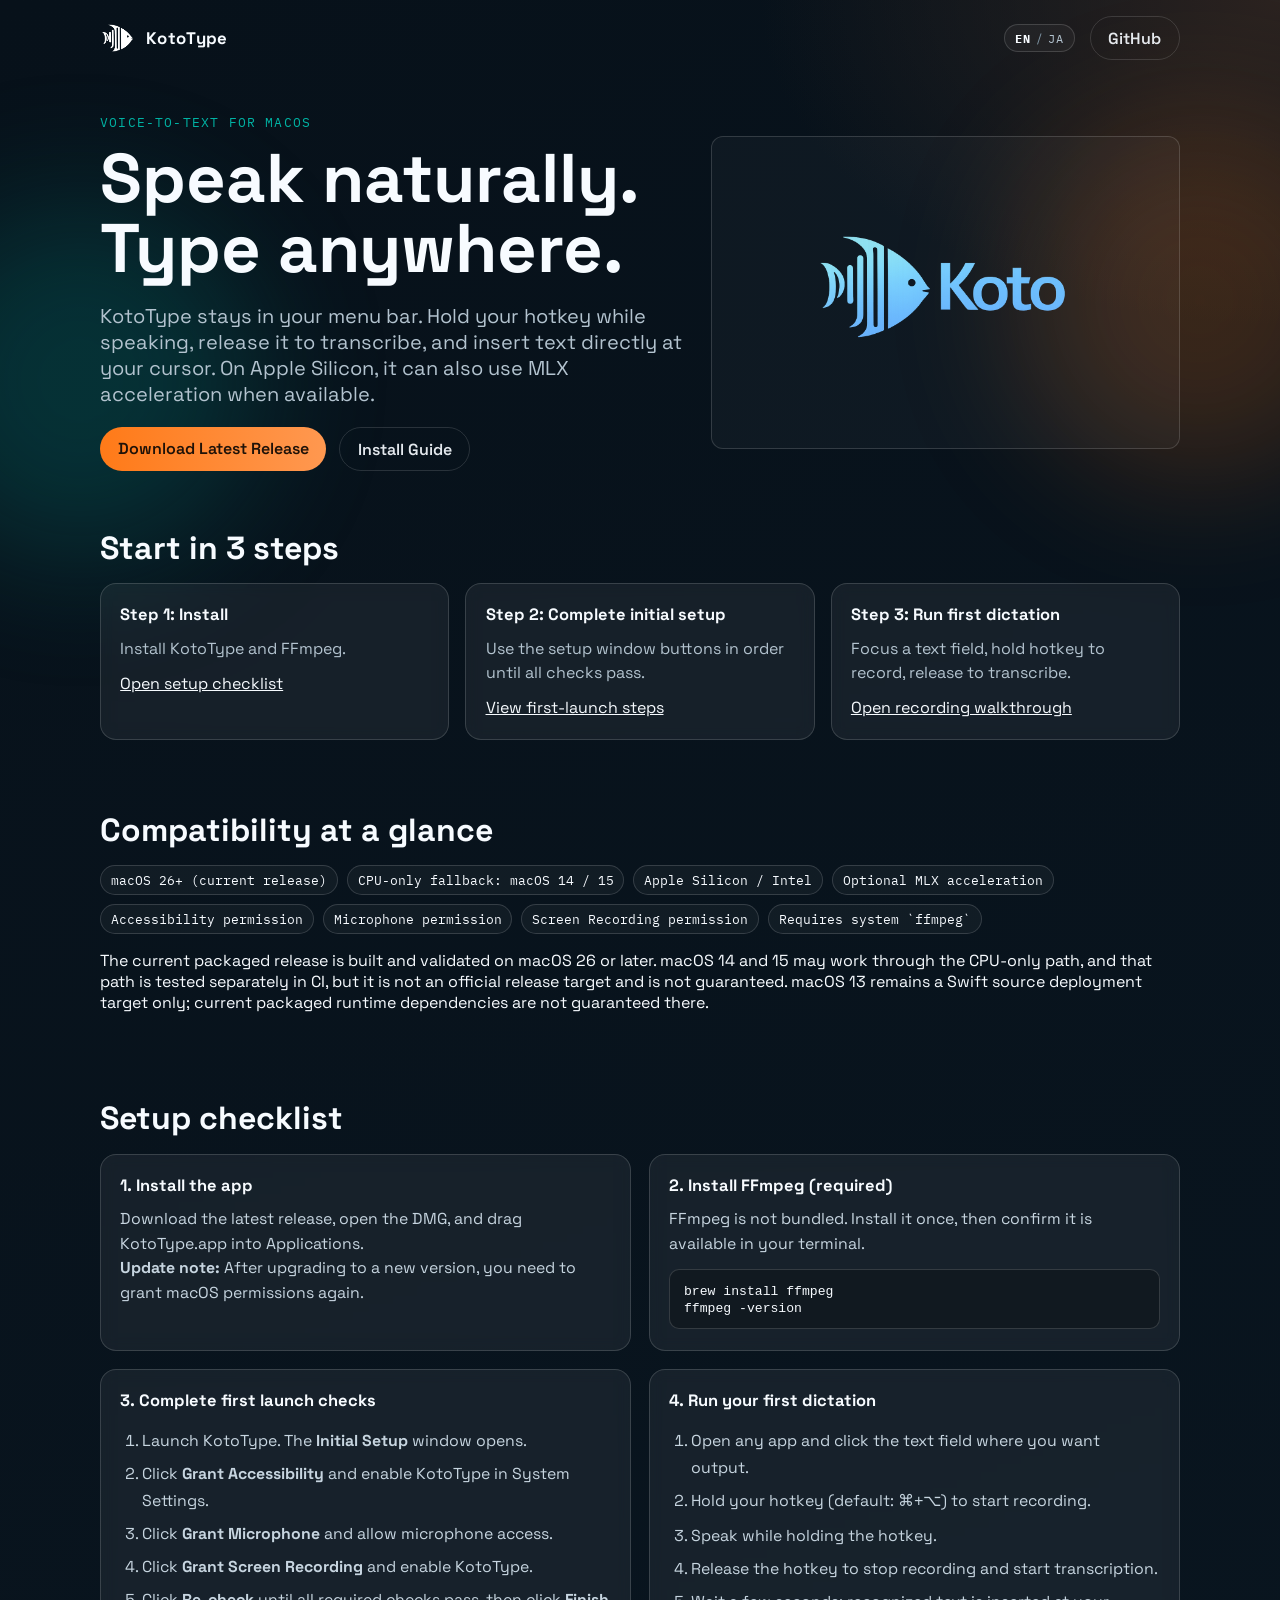
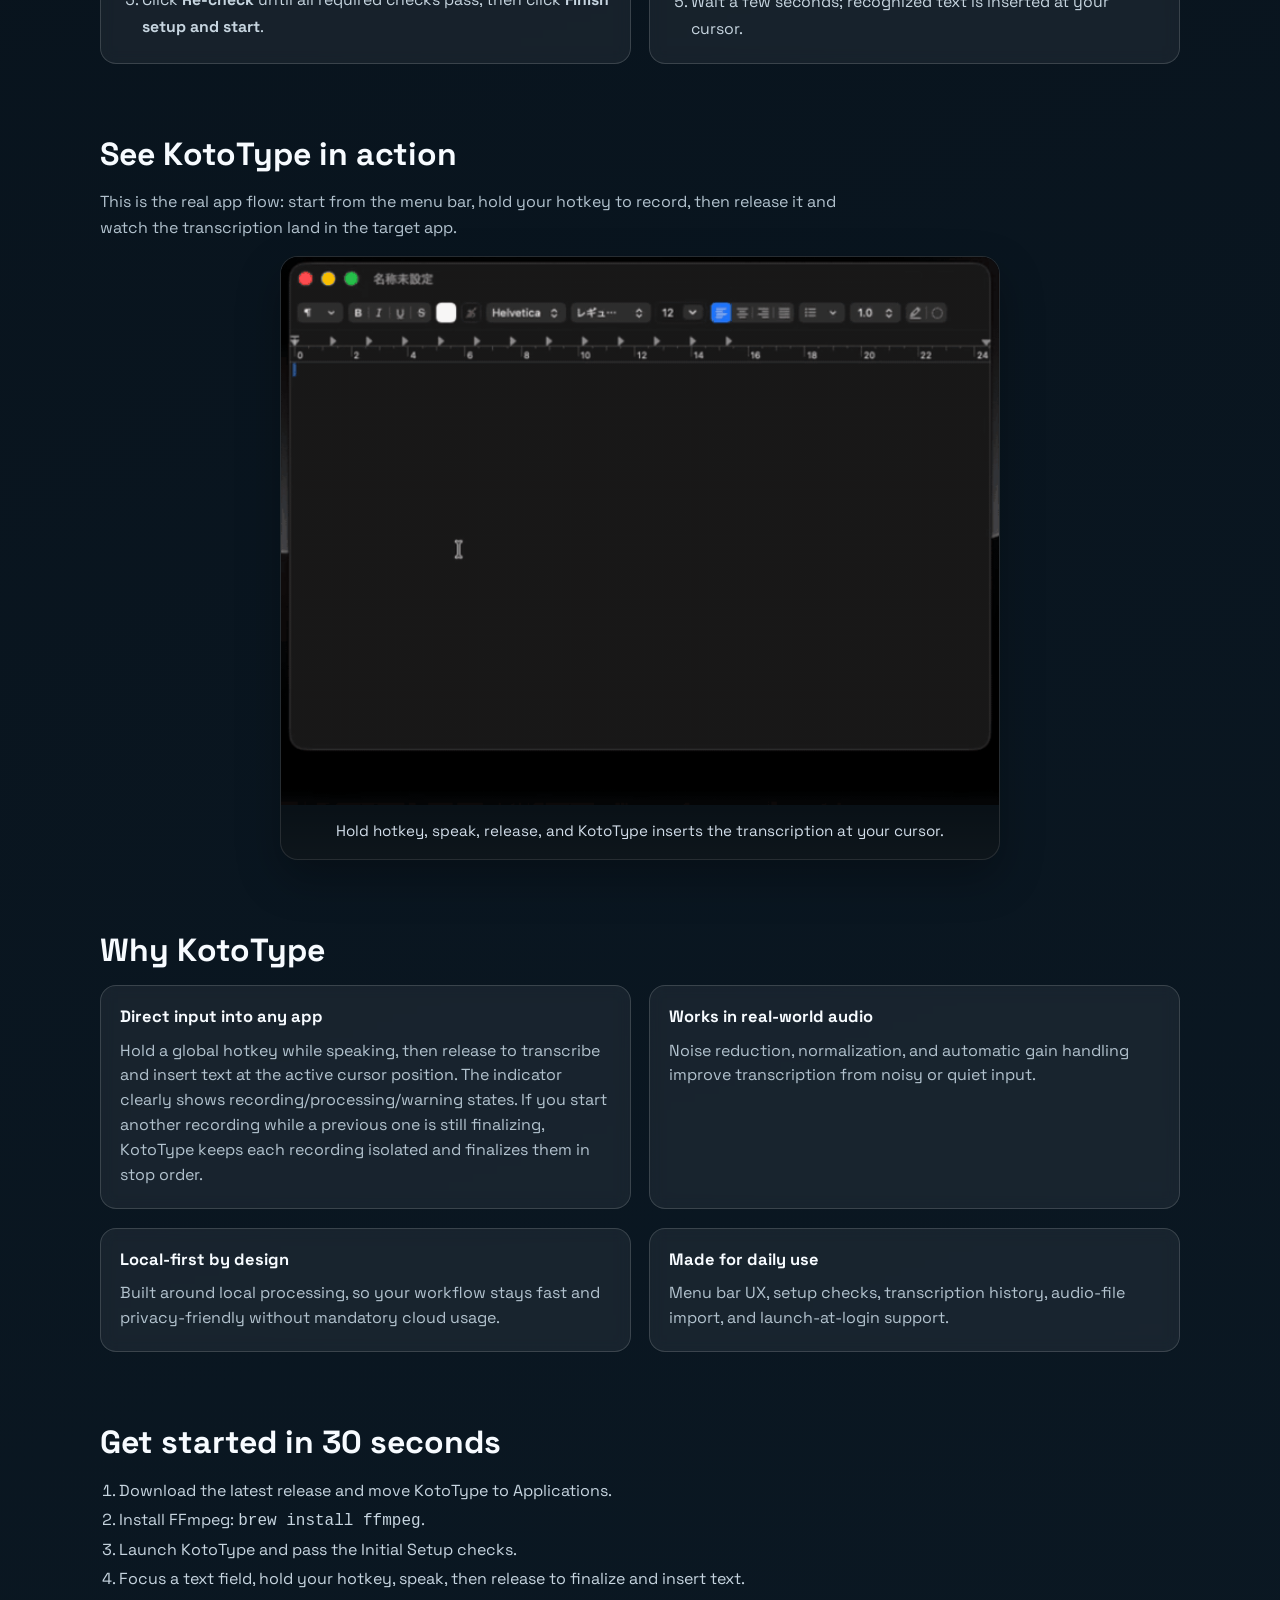
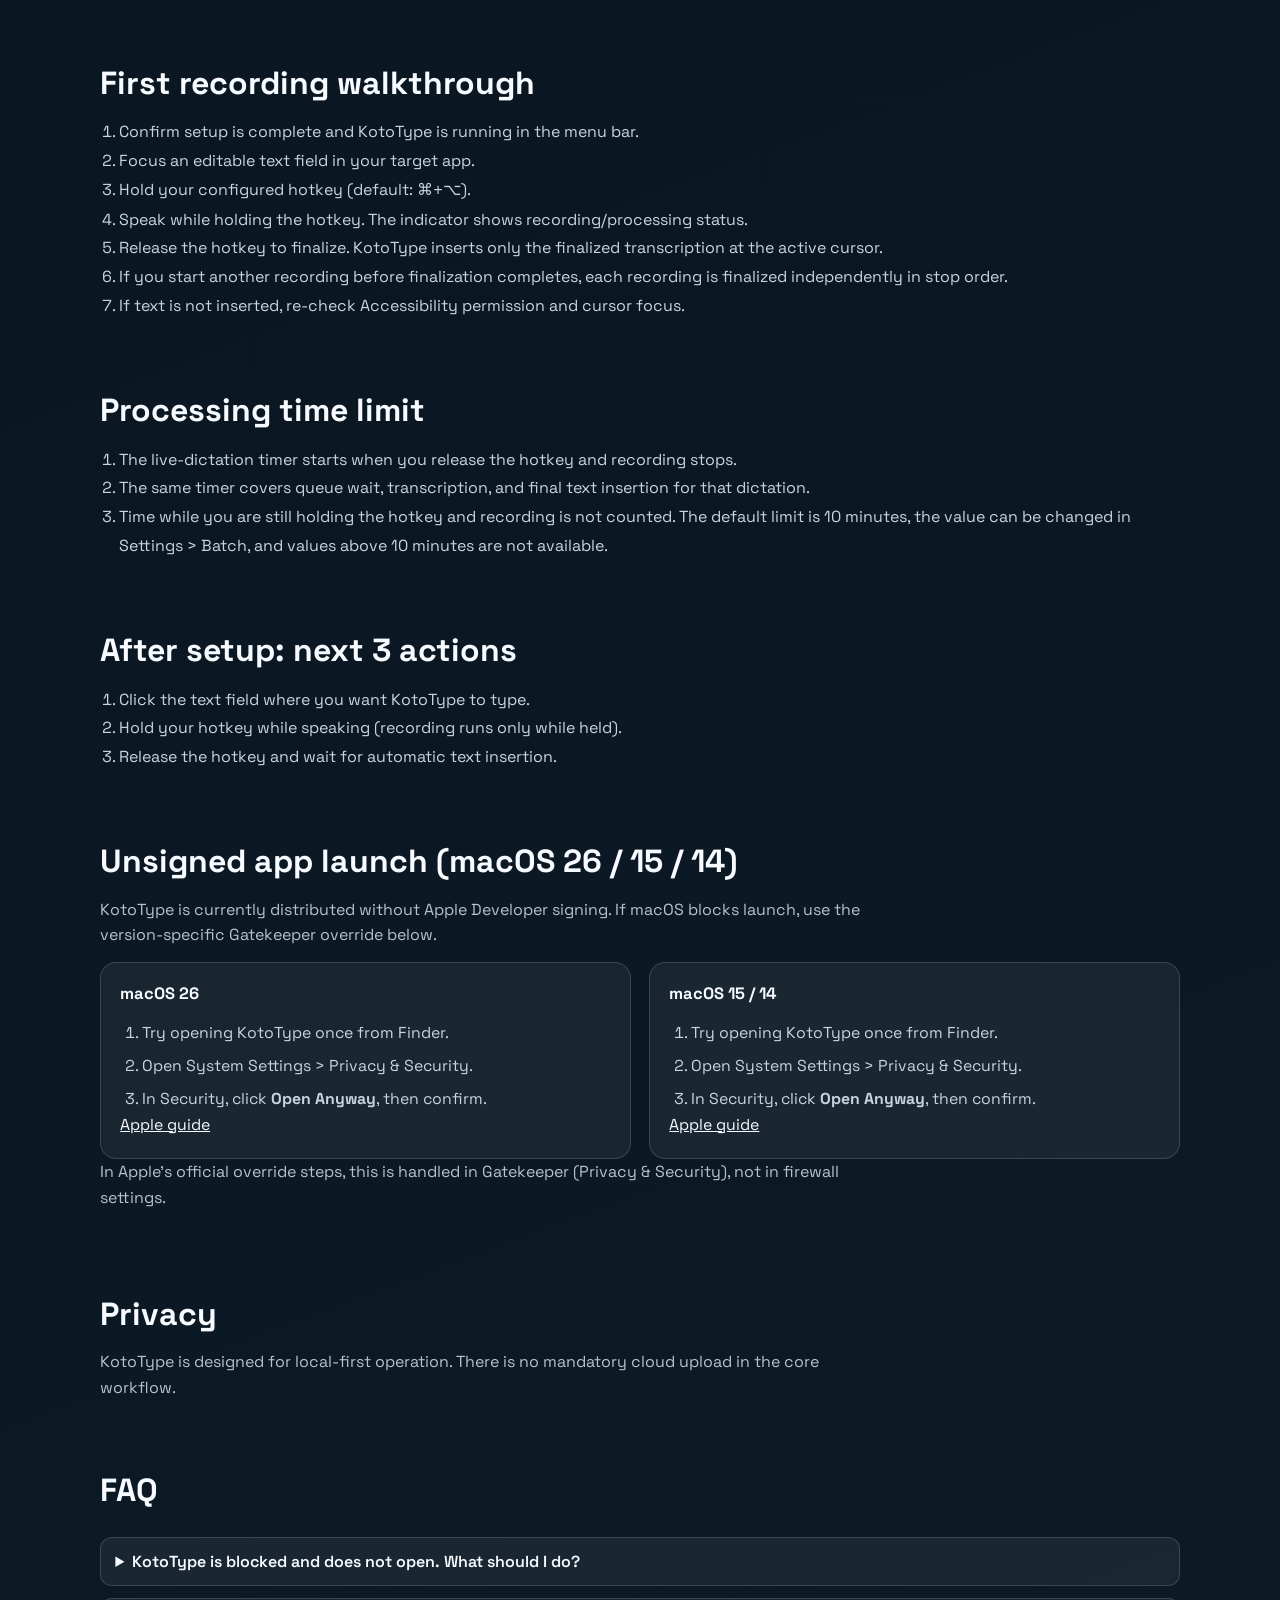
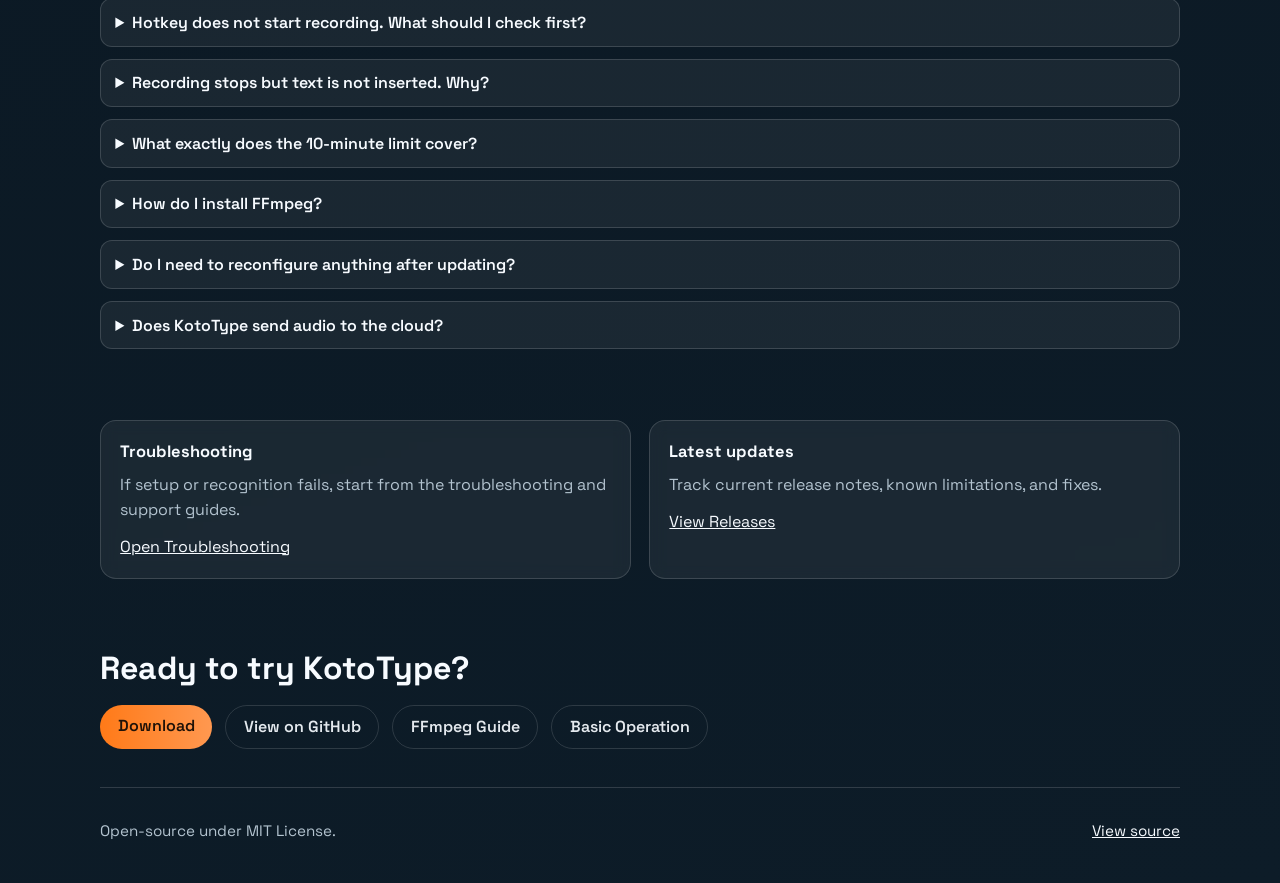
<file: docs/index.html>
<!doctype html>
<html lang="en">
  <head>
    <meta charset="UTF-8" />
    <meta name="viewport" content="width=device-width, initial-scale=1.0" />
    <title>KotoType | Voice-to-Text for macOS</title>
    <meta
      name="description"
      content="KotoType is a local-first voice-to-text app for macOS. Hold your hotkey to record, release to transcribe, and insert text at your cursor."
    />
    <meta name="robots" content="index,follow,max-image-preview:large" />
    <meta
      name="google-site-verification"
      content="pGpaqomDQhOY9S0FpVai7gdUDKDtDe-g0eMbrpNUkTs"
    />
    <meta name="theme-color" content="#0b1020" />
    <link rel="canonical" href="https://koto-type.notelligent.app/" />
    <link
      rel="alternate"
      hreflang="en"
      href="https://koto-type.notelligent.app/en/index.html"
    />
    <link
      rel="alternate"
      hreflang="ja"
      href="https://koto-type.notelligent.app/ja/index.html"
    />
    <link
      rel="alternate"
      hreflang="x-default"
      href="https://koto-type.notelligent.app/"
    />
    <meta property="og:type" content="website" />
    <meta property="og:site_name" content="KotoType" />
    <meta property="og:locale" content="en_US" />
    <meta property="og:locale:alternate" content="ja_JP" />
    <meta property="og:title" content="KotoType | Voice-to-Text for macOS" />
    <meta
      property="og:description"
      content="Speak naturally and insert text directly at your cursor. KotoType is a local-first voice-to-text app for macOS."
    />
    <meta property="og:url" content="https://koto-type.notelligent.app/" />
    <meta
      property="og:image"
      content="https://koto-type.notelligent.app/assets/og-image-1200x630.png"
    />
    <meta property="og:image:width" content="1200" />
    <meta property="og:image:height" content="630" />
    <meta
      property="og:image:alt"
      content="KotoType: Speak naturally. Type anywhere on macOS."
    />
    <meta name="twitter:card" content="summary_large_image" />
    <meta name="twitter:title" content="KotoType | Voice-to-Text for macOS" />
    <meta
      name="twitter:description"
      content="Speak naturally and insert text directly at your cursor with a local-first macOS dictation workflow."
    />
    <meta
      name="twitter:image"
      content="https://koto-type.notelligent.app/assets/og-image-1200x630.png"
    />
    <meta
      name="twitter:image:alt"
      content="KotoType: Speak naturally. Type anywhere on macOS."
    />
    <link rel="preconnect" href="https://fonts.googleapis.com" />
    <link rel="preconnect" href="https://fonts.gstatic.com" crossorigin />
    <link
      href="https://fonts.googleapis.com/css2?family=Space+Grotesk:wght@400;500;700&family=IBM+Plex+Mono:wght@400;600&display=swap"
      rel="stylesheet"
    />
    <link rel="icon" type="image/png" href="./assets/icon.png" />
    <link rel="apple-touch-icon" href="./assets/icon.png" />
    <link rel="stylesheet" href="./styles.css" />
    <script type="application/ld+json">
      {
        "@context": "https://schema.org",
        "@type": "SoftwareApplication",
        "name": "KotoType",
        "applicationCategory": "ProductivityApplication",
        "operatingSystem": "macOS",
        "offers": {
          "@type": "Offer",
          "price": "0",
          "priceCurrency": "USD"
        },
        "url": "https://koto-type.notelligent.app/",
        "description": "KotoType is a local-first voice-to-text app for macOS that inserts transcribed text directly at your cursor.",
        "image": "https://koto-type.notelligent.app/assets/og-image-1200x630.png"
      }
    </script>
  </head>
  <body>
    <div class="bg-glow bg-glow-left" aria-hidden="true"></div>
    <div class="bg-glow bg-glow-right" aria-hidden="true"></div>
    <header class="site-header">
      <img class="logo" src="./assets/icon-light.png" alt="KotoType icon" />
      <span class="brand">KotoType</span>
      <nav class="lang-switch" aria-label="Language switcher">
        <a class="lang-link active" href="./" lang="en" aria-current="page">EN</a>
        <span class="lang-divider" aria-hidden="true">/</span>
        <a class="lang-link" href="./ja/index.html" lang="ja">JA</a>
      </nav>
      <a class="btn btn-ghost header-github" href="https://github.com/ymuichiro/koto-type" target="_blank" rel="noreferrer">GitHub</a>
    </header>

    <main>
      <section class="hero reveal">
        <div class="hero-main">
          <p class="eyebrow">Voice-to-Text for macOS</p>
          <h1>Speak naturally. Type anywhere.</h1>
          <p class="lead">
            KotoType stays in your menu bar. Hold your hotkey while speaking, release it to transcribe, and insert text directly at your cursor.
            On Apple Silicon, it can also use MLX acceleration when available.
          </p>
          <div class="hero-actions">
            <a class="btn btn-primary" href="https://github.com/ymuichiro/koto-type/releases/latest" target="_blank" rel="noreferrer">Download Latest Release</a>
            <a class="btn btn-ghost" href="https://github.com/ymuichiro/koto-type#installation" target="_blank" rel="noreferrer">Install Guide</a>
          </div>
        </div>
        <img class="hero-banner" src="./assets/banner.png" alt="KotoType banner" />
      </section>

      <section class="quickstart reveal">
        <h2>Start in 3 steps</h2>
        <div class="quickstart-grid">
          <article class="card">
            <h3>Step 1: Install</h3>
            <p>Install KotoType and FFmpeg.</p>
            <a href="#setup-checklist">Open setup checklist</a>
          </article>
          <article class="card">
            <h3>Step 2: Complete initial setup</h3>
            <p>Use the setup window buttons in order until all checks pass.</p>
            <a href="#setup-checklist">View first-launch steps</a>
          </article>
          <article class="card">
            <h3>Step 3: Run first dictation</h3>
            <p>Focus a text field, hold hotkey to record, release to transcribe.</p>
            <a href="#first-recording">Open recording walkthrough</a>
          </article>
        </div>
      </section>

      <section class="compat reveal">
        <h2>Compatibility at a glance</h2>
        <div class="chip-row">
          <span class="chip">macOS 26+ (current release)</span>
          <span class="chip">CPU-only fallback: macOS 14 / 15</span>
          <span class="chip">Apple Silicon / Intel</span>
          <span class="chip">Optional MLX acceleration</span>
          <span class="chip">Accessibility permission</span>
          <span class="chip">Microphone permission</span>
          <span class="chip">Screen Recording permission</span>
          <span class="chip">Requires system `ffmpeg`</span>
        </div>
        <p>The current packaged release is built and validated on macOS 26 or later. macOS 14 and 15 may work through the CPU-only path, and that path is tested separately in CI, but it is not an official release target and is not guaranteed. macOS 13 remains a Swift source deployment target only; current packaged runtime dependencies are not guaranteed there.</p>
      </section>

      <section class="setup reveal" id="setup-checklist">
        <h2>Setup checklist</h2>
        <div class="grid">
          <article class="card">
            <h3>1. Install the app</h3>
            <p>Download the latest release, open the DMG, and drag KotoType.app into Applications.</p>
            <p><strong>Update note:</strong> After upgrading to a new version, you need to grant macOS permissions again.</p>
          </article>
          <article class="card">
            <h3>2. Install FFmpeg (required)</h3>
            <p>FFmpeg is not bundled. Install it once, then confirm it is available in your terminal.</p>
            <pre class="command"><code>brew install ffmpeg
ffmpeg -version</code></pre>
          </article>
          <article class="card">
            <h3>3. Complete first launch checks</h3>
            <ol>
              <li>Launch KotoType. The <strong>Initial Setup</strong> window opens.</li>
              <li>Click <strong>Grant Accessibility</strong> and enable KotoType in System Settings.</li>
              <li>Click <strong>Grant Microphone</strong> and allow microphone access.</li>
              <li>Click <strong>Grant Screen Recording</strong> and enable KotoType.</li>
              <li>Click <strong>Re-check</strong> until all required checks pass, then click <strong>Finish setup and start</strong>.</li>
            </ol>
          </article>
          <article class="card">
            <h3>4. Run your first dictation</h3>
            <ol>
              <li>Open any app and click the text field where you want output.</li>
              <li>Hold your hotkey (default: <code>⌘+⌥</code>) to start recording.</li>
              <li>Speak while holding the hotkey.</li>
              <li>Release the hotkey to stop recording and start transcription.</li>
              <li>Wait a few seconds; recognized text is inserted at your cursor.</li>
            </ol>
          </article>
        </div>
      </section>

      <section class="demo reveal">
        <h2>See KotoType in action</h2>
        <p class="section-copy">
          This is the real app flow: start from the menu bar, hold your hotkey to record, then release it and watch the transcription land in the target app.
        </p>
        <figure class="demo-frame">
          <img
            class="demo-gif"
            src="./assets/koto-type-demo.gif"
            alt="Animated demo showing KotoType recording from the menu bar and inserting transcribed text into a macOS text field."
            width="640"
            height="488"
            loading="lazy"
          />
          <figcaption class="demo-caption">
            Hold hotkey, speak, release, and KotoType inserts the transcription at your cursor.
          </figcaption>
        </figure>
      </section>

      <section class="strengths">
        <h2 class="reveal">Why KotoType</h2>
        <div class="grid">
          <article class="card reveal">
            <h3>Direct input into any app</h3>
            <p>
              Hold a global hotkey while speaking, then release to transcribe and insert text at the active cursor position.
              The indicator clearly shows recording/processing/warning states.
              If you start another recording while a previous one is still finalizing, KotoType keeps each recording isolated and finalizes them in stop order.
            </p>
          </article>
          <article class="card reveal">
            <h3>Works in real-world audio</h3>
            <p>
              Noise reduction, normalization, and automatic gain handling improve transcription from noisy or quiet input.
            </p>
          </article>
          <article class="card reveal">
            <h3>Local-first by design</h3>
            <p>
              Built around local processing, so your workflow stays fast and privacy-friendly without mandatory cloud usage.
            </p>
          </article>
          <article class="card reveal">
            <h3>Made for daily use</h3>
            <p>
              Menu bar UX, setup checks, transcription history, audio-file import, and launch-at-login support.
            </p>
          </article>
        </div>
      </section>

      <section class="flow reveal">
        <h2>Get started in 30 seconds</h2>
        <ol>
          <li>Download the latest release and move KotoType to Applications.</li>
          <li>Install FFmpeg: <code>brew install ffmpeg</code>.</li>
          <li>Launch KotoType and pass the Initial Setup checks.</li>
          <li>Focus a text field, hold your hotkey, speak, then release to finalize and insert text.</li>
        </ol>
      </section>

      <section class="flow reveal" id="first-recording">
        <h2>First recording walkthrough</h2>
        <ol>
          <li>Confirm setup is complete and KotoType is running in the menu bar.</li>
          <li>Focus an editable text field in your target app.</li>
          <li>Hold your configured hotkey (default: <code>⌘+⌥</code>).</li>
          <li>Speak while holding the hotkey. The indicator shows recording/processing status.</li>
          <li>Release the hotkey to finalize. KotoType inserts only the finalized transcription at the active cursor.</li>
          <li>If you start another recording before finalization completes, each recording is finalized independently in stop order.</li>
          <li>If text is not inserted, re-check Accessibility permission and cursor focus.</li>
        </ol>
      </section>

      <section class="flow reveal">
        <h2>Processing time limit</h2>
        <ol>
          <li>The live-dictation timer starts when you release the hotkey and recording stops.</li>
          <li>The same timer covers queue wait, transcription, and final text insertion for that dictation.</li>
          <li>Time while you are still holding the hotkey and recording is not counted. The default limit is 10 minutes, the value can be changed in Settings &gt; Batch, and values above 10 minutes are not available.</li>
        </ol>
      </section>

      <section class="flow reveal">
        <h2>After setup: next 3 actions</h2>
        <ol>
          <li>Click the text field where you want KotoType to type.</li>
          <li>Hold your hotkey while speaking (recording runs only while held).</li>
          <li>Release the hotkey and wait for automatic text insertion.</li>
        </ol>
      </section>

      <section class="setup reveal">
        <h2>Unsigned app launch (macOS 26 / 15 / 14)</h2>
        <p class="section-copy">
          KotoType is currently distributed without Apple Developer signing. If macOS blocks launch, use the version-specific Gatekeeper override below.
        </p>
        <div class="grid">
          <article class="card">
            <h3>macOS 26</h3>
            <ol>
              <li>Try opening KotoType once from Finder.</li>
              <li>Open System Settings &gt; Privacy &amp; Security.</li>
              <li>In Security, click <strong>Open Anyway</strong>, then confirm.</li>
            </ol>
            <p><a href="https://support.apple.com/guide/mac-help/open-a-mac-app-from-an-unknown-developer-mh40616/mac" target="_blank" rel="noreferrer">Apple guide</a></p>
          </article>
          <article class="card">
            <h3>macOS 15 / 14</h3>
            <ol>
              <li>Try opening KotoType once from Finder.</li>
              <li>Open System Settings &gt; Privacy &amp; Security.</li>
              <li>In Security, click <strong>Open Anyway</strong>, then confirm.</li>
            </ol>
            <p><a href="https://support.apple.com/guide/mac-help/open-a-mac-app-from-an-unknown-developer-mh40616/mac" target="_blank" rel="noreferrer">Apple guide</a></p>
          </article>
        </div>
        <p class="section-copy">In Apple’s official override steps, this is handled in Gatekeeper (Privacy &amp; Security), not in firewall settings.</p>
      </section>

      <section class="privacy reveal">
        <h2>Privacy</h2>
        <p class="section-copy">
          KotoType is designed for local-first operation. There is no mandatory cloud upload in the core workflow.
        </p>
      </section>

      <section class="faq reveal">
        <h2>FAQ</h2>
        <details>
          <summary>KotoType is blocked and does not open. What should I do?</summary>
          <p>Open System Settings &gt; Privacy &amp; Security and click <code>Open Anyway</code> for KotoType, then reopen the app.</p>
        </details>
        <details>
          <summary>Hotkey does not start recording. What should I check first?</summary>
          <p>Re-check Accessibility permission and confirm KotoType is enabled in System Settings &gt; Privacy &amp; Security &gt; Accessibility.</p>
        </details>
        <details>
          <summary>Recording stops but text is not inserted. Why?</summary>
          <p>Make sure the target app has an active editable cursor and re-check Accessibility permission from the setup window.</p>
        </details>
        <details>
          <summary>What exactly does the 10-minute limit cover?</summary>
          <p>It starts after you release the hotkey and recording stops. It covers queue wait, transcription, and final text insertion for live dictation. Recording time while you are still holding the hotkey is not counted. The default is 10 minutes, you can change it in Settings &gt; Batch, and values above 10 minutes are not available.</p>
        </details>
        <details>
          <summary>How do I install FFmpeg?</summary>
          <p>Run <code>brew install ffmpeg</code> in Terminal, then verify with <code>ffmpeg -version</code>.</p>
        </details>
        <details>
          <summary>Do I need to reconfigure anything after updating?</summary>
          <p>Yes. After upgrading to a new version, macOS permissions for <code>Accessibility</code>, <code>Microphone</code>, and <code>Screen Recording</code> need to be granted again. Restart KotoType if needed and complete the setup checks again before dictation.</p>
        </details>
        <details>
          <summary>Does KotoType send audio to the cloud?</summary>
          <p>Core usage is local-first and does not require mandatory cloud upload.</p>
        </details>
      </section>

      <section class="support-grid reveal">
        <article class="card">
          <h3>Troubleshooting</h3>
          <p>If setup or recognition fails, start from the troubleshooting and support guides.</p>
          <a href="https://github.com/ymuichiro/koto-type#troubleshooting" target="_blank" rel="noreferrer">Open Troubleshooting</a>
        </article>
        <article class="card">
          <h3>Latest updates</h3>
          <p>Track current release notes, known limitations, and fixes.</p>
          <a href="https://github.com/ymuichiro/koto-type/releases" target="_blank" rel="noreferrer">View Releases</a>
        </article>
      </section>

      <section class="cta-block reveal">
        <h2>Ready to try KotoType?</h2>
        <div class="hero-actions">
          <a class="btn btn-primary" href="https://github.com/ymuichiro/koto-type/releases/latest" target="_blank" rel="noreferrer">Download</a>
          <a class="btn btn-ghost btn-inline" href="https://github.com/ymuichiro/koto-type" target="_blank" rel="noreferrer">View on GitHub</a>
          <a class="btn btn-ghost btn-inline" href="https://github.com/ymuichiro/koto-type#install-ffmpeg-required" target="_blank" rel="noreferrer">FFmpeg Guide</a>
          <a class="btn btn-ghost btn-inline" href="https://github.com/ymuichiro/koto-type#basic-operation" target="_blank" rel="noreferrer">Basic Operation</a>
        </div>
      </section>
    </main>

    <footer class="site-footer reveal">
      <p>Open-source under MIT License.</p>
      <a href="https://github.com/ymuichiro/koto-type" target="_blank" rel="noreferrer">View source</a>
    </footer>

    <script src="./script.js"></script>
  </body>
</html>
</file>
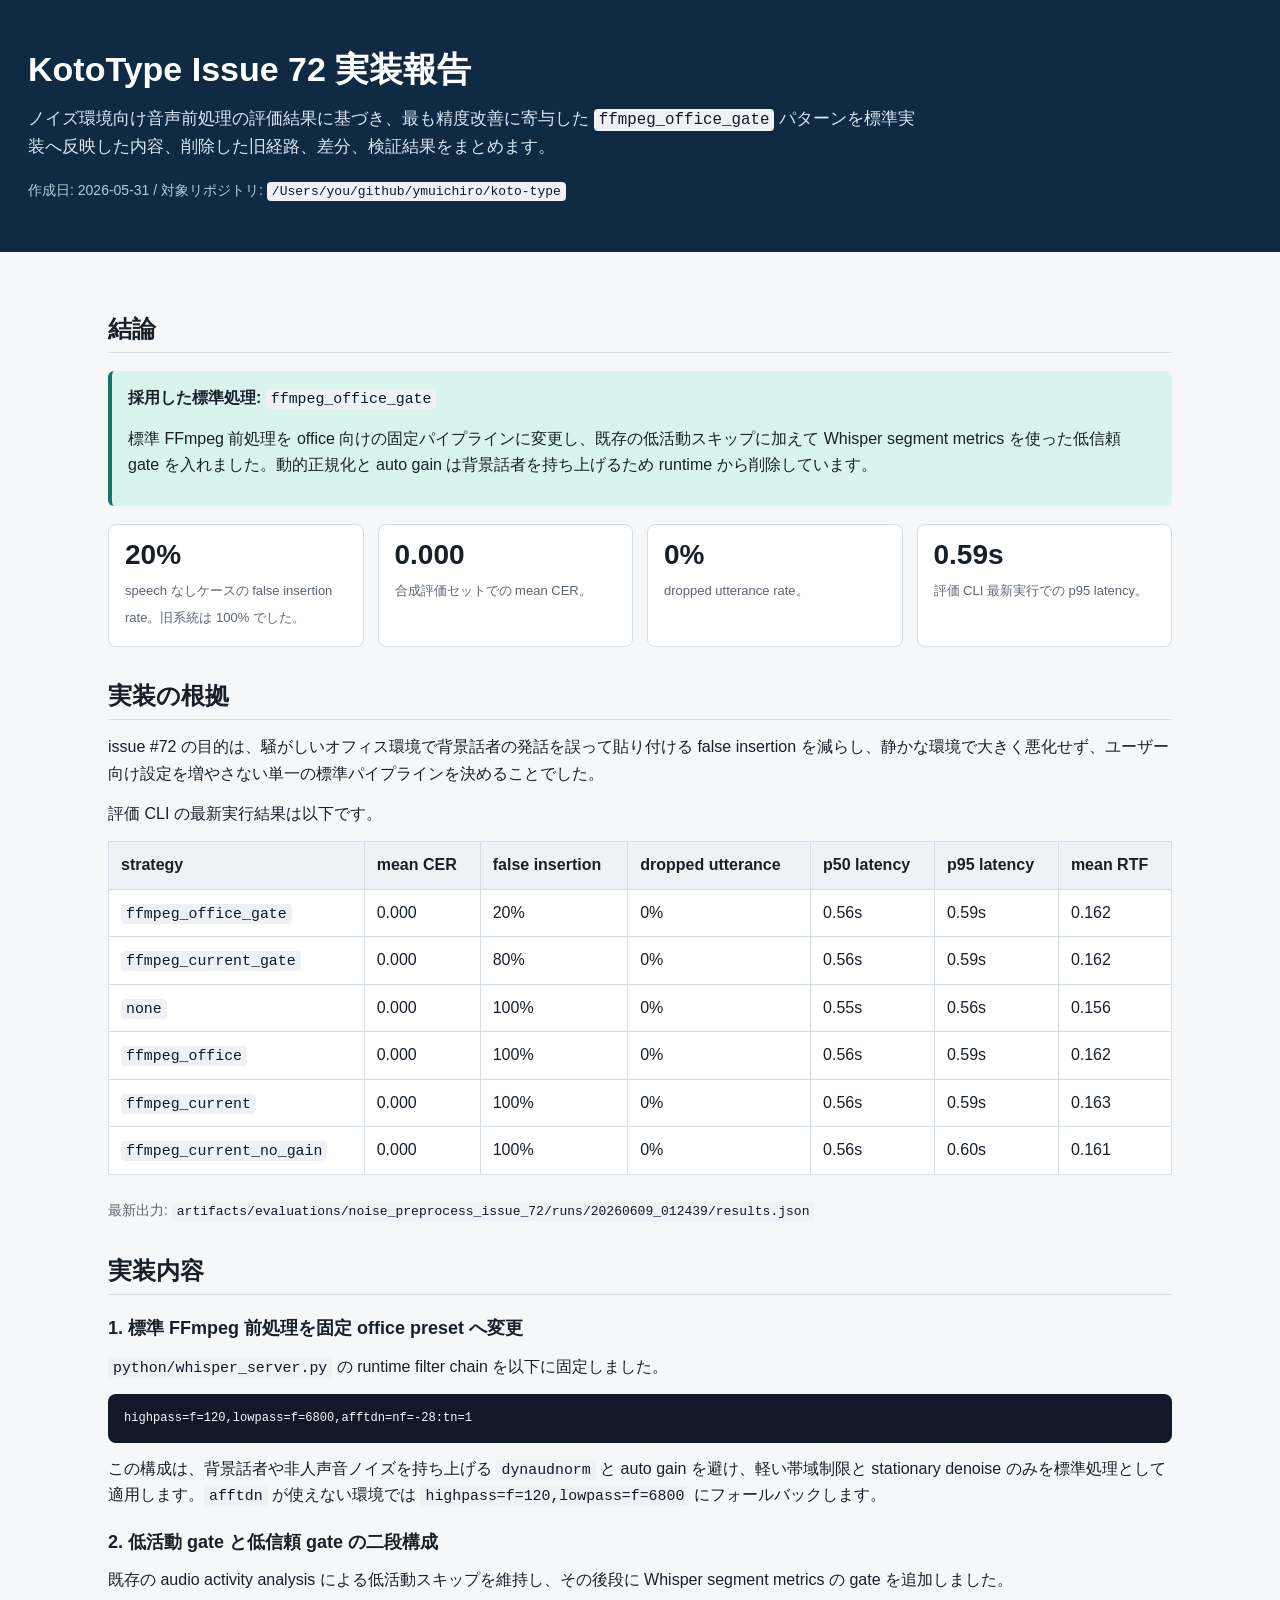
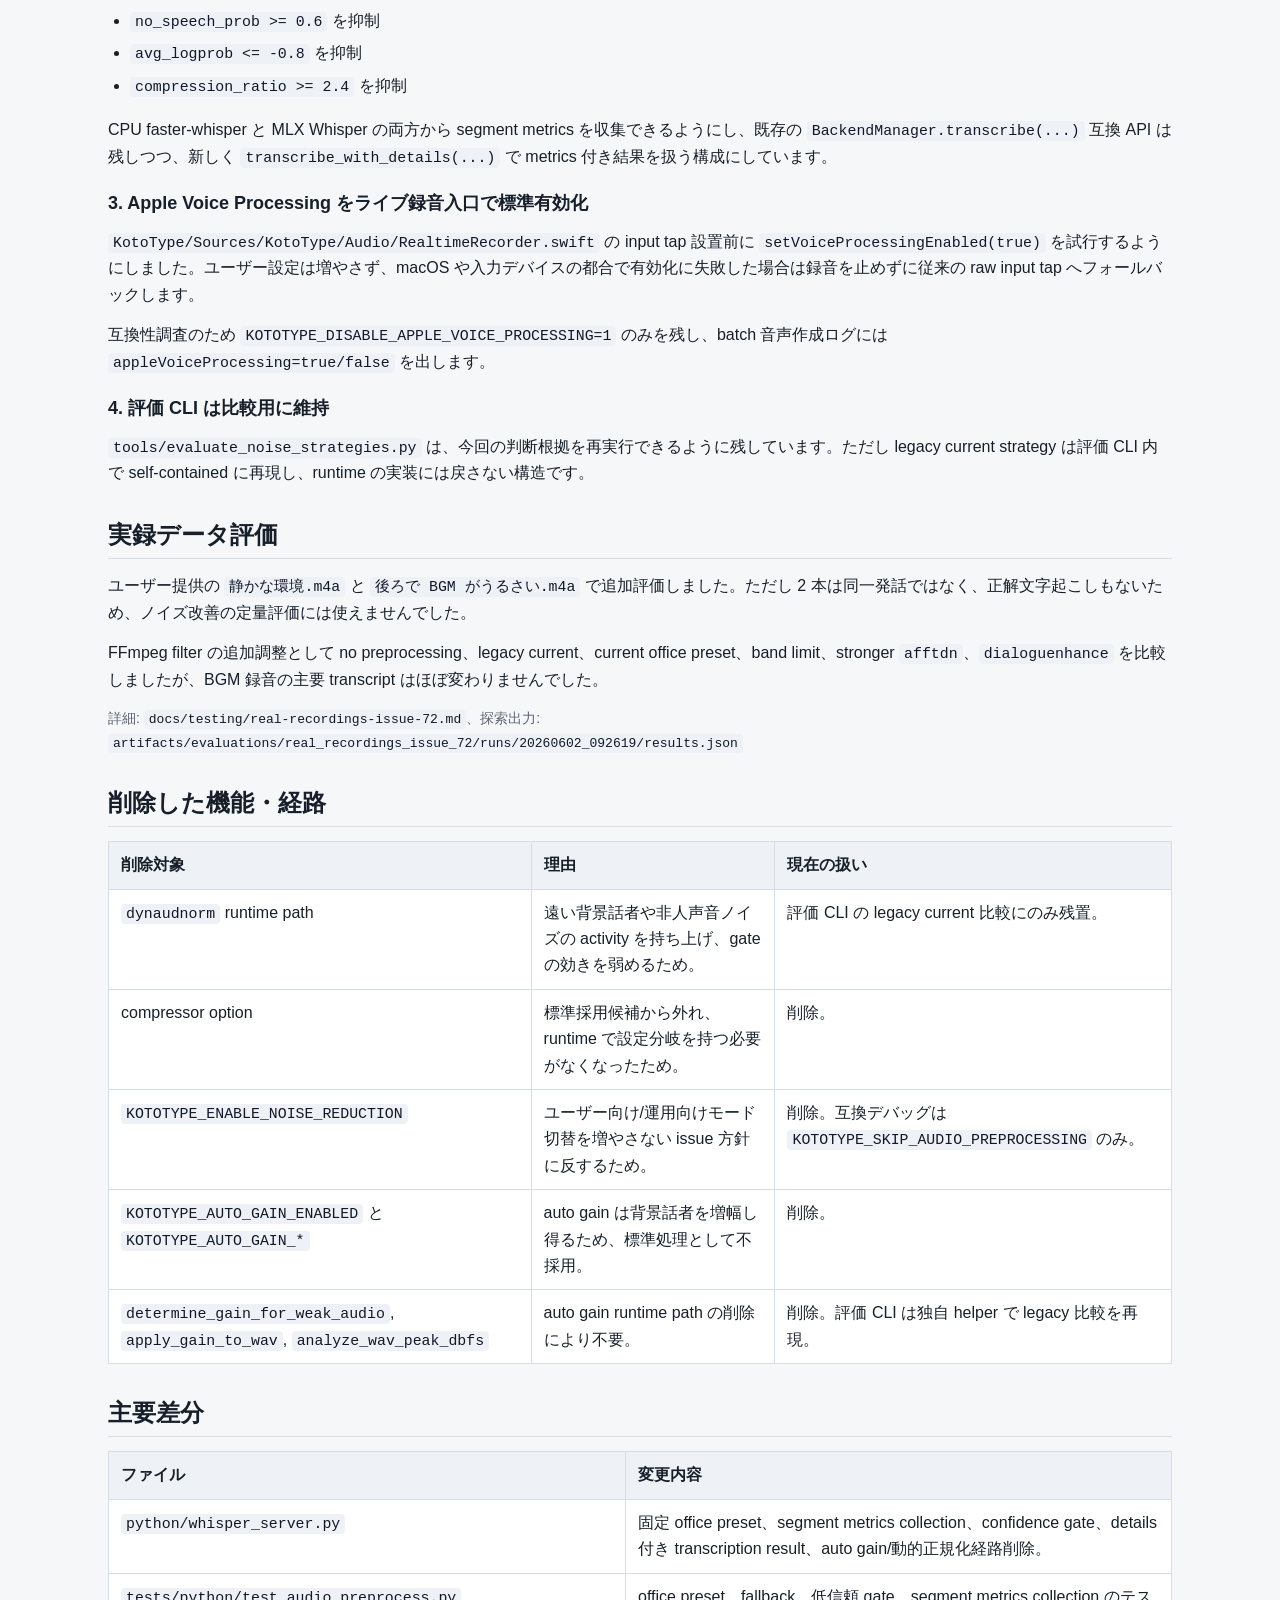
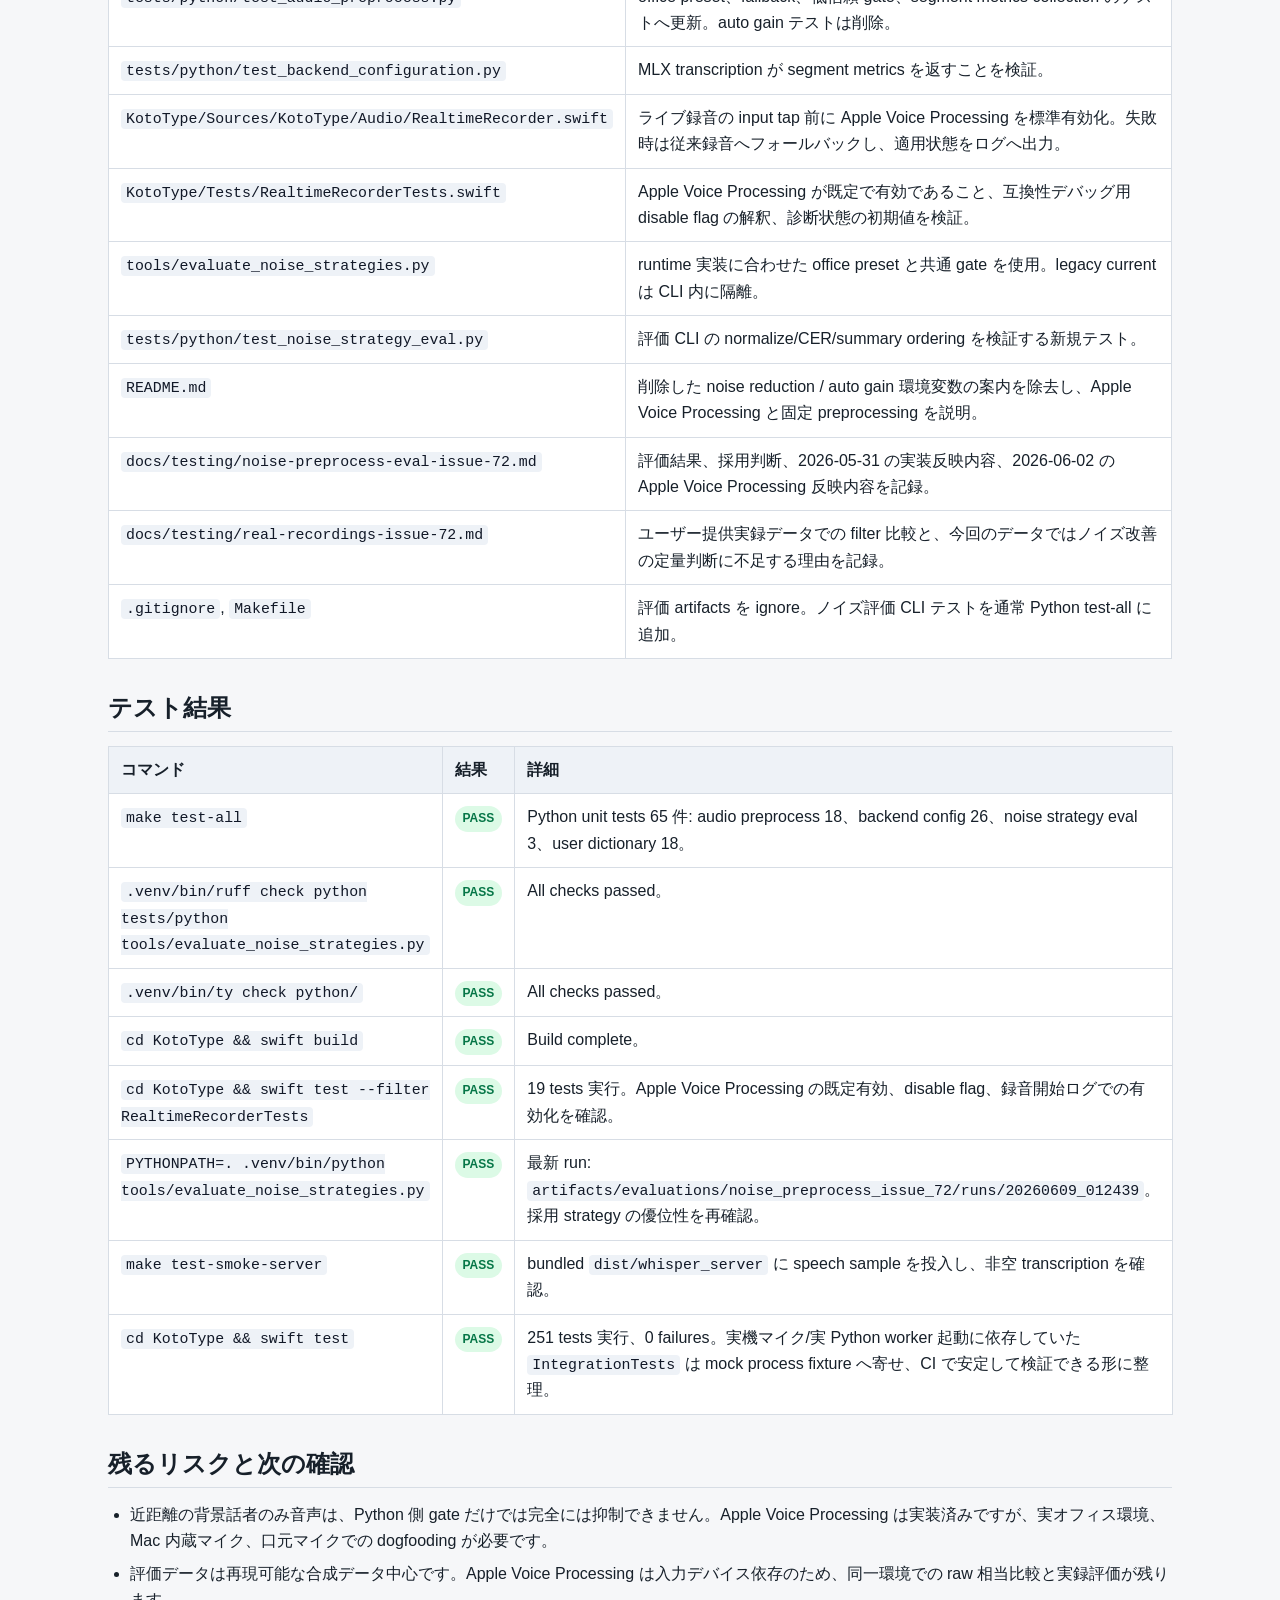
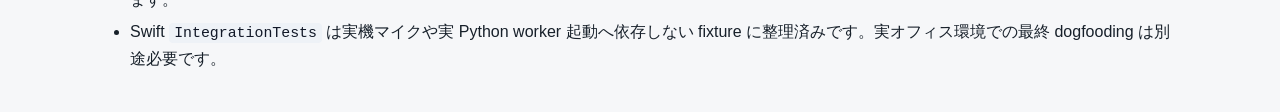
<file: report/index.html>
<!doctype html>
<html lang="ja">
<head>
  <meta charset="utf-8">
  <meta name="viewport" content="width=device-width, initial-scale=1">
  <title>KotoType Issue 72 Implementation Report</title>
  <style>
    :root {
      color-scheme: light;
      --bg: #f6f7f9;
      --panel: #ffffff;
      --text: #17202a;
      --muted: #5c6672;
      --border: #d7dde5;
      --accent: #0f766e;
      --accent-soft: #d9f3ef;
      --danger: #b42318;
      --danger-soft: #fee4e2;
      --warn: #9a6700;
      --warn-soft: #fff3c4;
      --ok: #067647;
      --ok-soft: #dcfae6;
      --code: #111827;
    }

    * {
      box-sizing: border-box;
    }

    body {
      margin: 0;
      font-family: -apple-system, BlinkMacSystemFont, "Segoe UI", sans-serif;
      background: var(--bg);
      color: var(--text);
      line-height: 1.65;
    }

    header {
      background: #102a43;
      color: #ffffff;
      padding: 48px 28px 36px;
    }

    main {
      max-width: 1120px;
      margin: 0 auto;
      padding: 28px;
    }

    h1, h2, h3 {
      line-height: 1.25;
      margin: 0 0 14px;
    }

    h1 {
      font-size: 34px;
      letter-spacing: 0;
    }

    h2 {
      font-size: 24px;
      margin-top: 34px;
      padding-bottom: 8px;
      border-bottom: 1px solid var(--border);
    }

    h3 {
      font-size: 18px;
      margin-top: 22px;
    }

    p {
      margin: 0 0 14px;
    }

    a {
      color: var(--accent);
    }

    code {
      font-family: ui-monospace, SFMono-Regular, Menlo, Consolas, monospace;
      background: #eef2f7;
      color: var(--code);
      padding: 2px 5px;
      border-radius: 4px;
      font-size: 0.93em;
    }

    pre {
      overflow-x: auto;
      background: #111827;
      color: #f9fafb;
      padding: 14px 16px;
      border-radius: 8px;
      font-size: 13px;
      line-height: 1.55;
    }

    pre code {
      background: transparent;
      color: inherit;
      padding: 0;
    }

    table {
      width: 100%;
      border-collapse: collapse;
      margin: 14px 0 24px;
      background: var(--panel);
    }

    th, td {
      text-align: left;
      vertical-align: top;
      border: 1px solid var(--border);
      padding: 10px 12px;
    }

    th {
      background: #eef2f7;
      font-weight: 650;
    }

    ul {
      padding-left: 22px;
      margin: 0 0 18px;
    }

    li {
      margin: 6px 0;
    }

    .lead {
      max-width: 900px;
      color: #dbe7f3;
      font-size: 17px;
      margin-top: 12px;
    }

    .meta {
      color: #b8c8d9;
      font-size: 14px;
      margin-top: 18px;
    }

    .panel {
      background: var(--panel);
      border: 1px solid var(--border);
      border-radius: 8px;
      padding: 18px;
      margin: 18px 0;
    }

    .grid {
      display: grid;
      grid-template-columns: repeat(auto-fit, minmax(230px, 1fr));
      gap: 14px;
      margin: 18px 0;
    }

    .metric {
      background: var(--panel);
      border: 1px solid var(--border);
      border-radius: 8px;
      padding: 16px;
    }

    .metric strong {
      display: block;
      font-size: 28px;
      line-height: 1;
      margin-bottom: 8px;
    }

    .metric span {
      color: var(--muted);
      font-size: 13px;
    }

    .badge {
      display: inline-block;
      padding: 3px 8px;
      border-radius: 999px;
      font-size: 12px;
      font-weight: 650;
      white-space: nowrap;
    }

    .ok {
      color: var(--ok);
      background: var(--ok-soft);
    }

    .warn {
      color: var(--warn);
      background: var(--warn-soft);
    }

    .fail {
      color: var(--danger);
      background: var(--danger-soft);
    }

    .note {
      color: var(--muted);
      font-size: 14px;
    }

    .callout {
      border-left: 4px solid var(--accent);
      background: var(--accent-soft);
      padding: 14px 16px;
      border-radius: 6px;
      margin: 18px 0;
    }

    .callout.warning {
      border-left-color: var(--warn);
      background: var(--warn-soft);
    }

    .callout.danger {
      border-left-color: var(--danger);
      background: var(--danger-soft);
    }
  </style>
</head>
<body>
  <header>
    <h1>KotoType Issue 72 実装報告</h1>
    <p class="lead">ノイズ環境向け音声前処理の評価結果に基づき、最も精度改善に寄与した <code>ffmpeg_office_gate</code> パターンを標準実装へ反映した内容、削除した旧経路、差分、検証結果をまとめます。</p>
    <p class="meta">作成日: 2026-05-31 / 対象リポジトリ: <code>/Users/you/github/ymuichiro/koto-type</code></p>
  </header>

  <main>
    <section>
      <h2>結論</h2>
      <div class="callout">
        <p><strong>採用した標準処理:</strong> <code>ffmpeg_office_gate</code></p>
        <p>標準 FFmpeg 前処理を office 向けの固定パイプラインに変更し、既存の低活動スキップに加えて Whisper segment metrics を使った低信頼 gate を入れました。動的正規化と auto gain は背景話者を持ち上げるため runtime から削除しています。</p>
      </div>

      <div class="grid">
        <div class="metric">
          <strong>20%</strong>
          <span>speech なしケースの false insertion rate。旧系統は 100% でした。</span>
        </div>
        <div class="metric">
          <strong>0.000</strong>
          <span>合成評価セットでの mean CER。</span>
        </div>
        <div class="metric">
          <strong>0%</strong>
          <span>dropped utterance rate。</span>
        </div>
        <div class="metric">
          <strong>0.59s</strong>
          <span>評価 CLI 最新実行での p95 latency。</span>
        </div>
      </div>
    </section>

    <section>
      <h2>実装の根拠</h2>
      <p>issue #72 の目的は、騒がしいオフィス環境で背景話者の発話を誤って貼り付ける false insertion を減らし、静かな環境で大きく悪化せず、ユーザー向け設定を増やさない単一の標準パイプラインを決めることでした。</p>
      <p>評価 CLI の最新実行結果は以下です。</p>

      <table>
        <thead>
          <tr>
            <th>strategy</th>
            <th>mean CER</th>
            <th>false insertion</th>
            <th>dropped utterance</th>
            <th>p50 latency</th>
            <th>p95 latency</th>
            <th>mean RTF</th>
          </tr>
        </thead>
        <tbody>
          <tr>
            <td><code>ffmpeg_office_gate</code></td>
            <td>0.000</td>
            <td>20%</td>
            <td>0%</td>
            <td>0.56s</td>
            <td>0.59s</td>
            <td>0.162</td>
          </tr>
          <tr>
            <td><code>ffmpeg_current_gate</code></td>
            <td>0.000</td>
            <td>80%</td>
            <td>0%</td>
            <td>0.56s</td>
            <td>0.59s</td>
            <td>0.162</td>
          </tr>
          <tr>
            <td><code>none</code></td>
            <td>0.000</td>
            <td>100%</td>
            <td>0%</td>
            <td>0.55s</td>
            <td>0.56s</td>
            <td>0.156</td>
          </tr>
          <tr>
            <td><code>ffmpeg_office</code></td>
            <td>0.000</td>
            <td>100%</td>
            <td>0%</td>
            <td>0.56s</td>
            <td>0.59s</td>
            <td>0.162</td>
          </tr>
          <tr>
            <td><code>ffmpeg_current</code></td>
            <td>0.000</td>
            <td>100%</td>
            <td>0%</td>
            <td>0.56s</td>
            <td>0.59s</td>
            <td>0.163</td>
          </tr>
          <tr>
            <td><code>ffmpeg_current_no_gain</code></td>
            <td>0.000</td>
            <td>100%</td>
            <td>0%</td>
            <td>0.56s</td>
            <td>0.60s</td>
            <td>0.161</td>
          </tr>
        </tbody>
      </table>

      <p class="note">最新出力: <code>artifacts/evaluations/noise_preprocess_issue_72/runs/20260609_012439/results.json</code></p>
    </section>

    <section>
      <h2>実装内容</h2>

      <h3>1. 標準 FFmpeg 前処理を固定 office preset へ変更</h3>
      <p><code>python/whisper_server.py</code> の runtime filter chain を以下に固定しました。</p>
      <pre><code>highpass=f=120,lowpass=f=6800,afftdn=nf=-28:tn=1</code></pre>
      <p>この構成は、背景話者や非人声音ノイズを持ち上げる <code>dynaudnorm</code> と auto gain を避け、軽い帯域制限と stationary denoise のみを標準処理として適用します。<code>afftdn</code> が使えない環境では <code>highpass=f=120,lowpass=f=6800</code> にフォールバックします。</p>

      <h3>2. 低活動 gate と低信頼 gate の二段構成</h3>
      <p>既存の audio activity analysis による低活動スキップを維持し、その後段に Whisper segment metrics の gate を追加しました。</p>
      <ul>
        <li><code>no_speech_prob &gt;= 0.6</code> を抑制</li>
        <li><code>avg_logprob &lt;= -0.8</code> を抑制</li>
        <li><code>compression_ratio &gt;= 2.4</code> を抑制</li>
      </ul>
      <p>CPU faster-whisper と MLX Whisper の両方から segment metrics を収集できるようにし、既存の <code>BackendManager.transcribe(...)</code> 互換 API は残しつつ、新しく <code>transcribe_with_details(...)</code> で metrics 付き結果を扱う構成にしています。</p>

      <h3>3. Apple Voice Processing をライブ録音入口で標準有効化</h3>
      <p><code>KotoType/Sources/KotoType/Audio/RealtimeRecorder.swift</code> の input tap 設置前に <code>setVoiceProcessingEnabled(true)</code> を試行するようにしました。ユーザー設定は増やさず、macOS や入力デバイスの都合で有効化に失敗した場合は録音を止めずに従来の raw input tap へフォールバックします。</p>
      <p>互換性調査のため <code>KOTOTYPE_DISABLE_APPLE_VOICE_PROCESSING=1</code> のみを残し、batch 音声作成ログには <code>appleVoiceProcessing=true/false</code> を出します。</p>

      <h3>4. 評価 CLI は比較用に維持</h3>
      <p><code>tools/evaluate_noise_strategies.py</code> は、今回の判断根拠を再実行できるように残しています。ただし legacy current strategy は評価 CLI 内で self-contained に再現し、runtime の実装には戻さない構造です。</p>

    </section>

    <section>
      <h2>実録データ評価</h2>
      <p>ユーザー提供の <code>静かな環境.m4a</code> と <code>後ろで BGM がうるさい.m4a</code> で追加評価しました。ただし 2 本は同一発話ではなく、正解文字起こしもないため、ノイズ改善の定量評価には使えませんでした。</p>
      <p>FFmpeg filter の追加調整として no preprocessing、legacy current、current office preset、band limit、stronger <code>afftdn</code>、<code>dialoguenhance</code> を比較しましたが、BGM 録音の主要 transcript はほぼ変わりませんでした。</p>
      <p class="note">詳細: <code>docs/testing/real-recordings-issue-72.md</code>、探索出力: <code>artifacts/evaluations/real_recordings_issue_72/runs/20260602_092619/results.json</code></p>
    </section>

    <section>
      <h2>削除した機能・経路</h2>
      <table>
        <thead>
          <tr>
            <th>削除対象</th>
            <th>理由</th>
            <th>現在の扱い</th>
          </tr>
        </thead>
        <tbody>
          <tr>
            <td><code>dynaudnorm</code> runtime path</td>
            <td>遠い背景話者や非人声音ノイズの activity を持ち上げ、gate の効きを弱めるため。</td>
            <td>評価 CLI の legacy current 比較にのみ残置。</td>
          </tr>
          <tr>
            <td>compressor option</td>
            <td>標準採用候補から外れ、runtime で設定分岐を持つ必要がなくなったため。</td>
            <td>削除。</td>
          </tr>
          <tr>
            <td><code>KOTOTYPE_ENABLE_NOISE_REDUCTION</code></td>
            <td>ユーザー向け/運用向けモード切替を増やさない issue 方針に反するため。</td>
            <td>削除。互換デバッグは <code>KOTOTYPE_SKIP_AUDIO_PREPROCESSING</code> のみ。</td>
          </tr>
          <tr>
            <td><code>KOTOTYPE_AUTO_GAIN_ENABLED</code> と <code>KOTOTYPE_AUTO_GAIN_*</code></td>
            <td>auto gain は背景話者を増幅し得るため、標準処理として不採用。</td>
            <td>削除。</td>
          </tr>
          <tr>
            <td><code>determine_gain_for_weak_audio</code>, <code>apply_gain_to_wav</code>, <code>analyze_wav_peak_dbfs</code></td>
            <td>auto gain runtime path の削除により不要。</td>
            <td>削除。評価 CLI は独自 helper で legacy 比較を再現。</td>
          </tr>
        </tbody>
      </table>
    </section>

    <section>
      <h2>主要差分</h2>
      <table>
        <thead>
          <tr>
            <th>ファイル</th>
            <th>変更内容</th>
          </tr>
        </thead>
        <tbody>
          <tr>
            <td><code>python/whisper_server.py</code></td>
            <td>固定 office preset、segment metrics collection、confidence gate、details付き transcription result、auto gain/動的正規化経路削除。</td>
          </tr>
          <tr>
            <td><code>tests/python/test_audio_preprocess.py</code></td>
            <td>office preset、fallback、低信頼 gate、segment metrics collection のテストへ更新。auto gain テストは削除。</td>
          </tr>
          <tr>
            <td><code>tests/python/test_backend_configuration.py</code></td>
            <td>MLX transcription が segment metrics を返すことを検証。</td>
          </tr>
          <tr>
            <td><code>KotoType/Sources/KotoType/Audio/RealtimeRecorder.swift</code></td>
            <td>ライブ録音の input tap 前に Apple Voice Processing を標準有効化。失敗時は従来録音へフォールバックし、適用状態をログへ出力。</td>
          </tr>
          <tr>
            <td><code>KotoType/Tests/RealtimeRecorderTests.swift</code></td>
            <td>Apple Voice Processing が既定で有効であること、互換性デバッグ用 disable flag の解釈、診断状態の初期値を検証。</td>
          </tr>
          <tr>
            <td><code>tools/evaluate_noise_strategies.py</code></td>
            <td>runtime 実装に合わせた office preset と共通 gate を使用。legacy current は CLI 内に隔離。</td>
          </tr>
          <tr>
            <td><code>tests/python/test_noise_strategy_eval.py</code></td>
            <td>評価 CLI の normalize/CER/summary ordering を検証する新規テスト。</td>
          </tr>
          <tr>
            <td><code>README.md</code></td>
            <td>削除した noise reduction / auto gain 環境変数の案内を除去し、Apple Voice Processing と固定 preprocessing を説明。</td>
          </tr>
          <tr>
            <td><code>docs/testing/noise-preprocess-eval-issue-72.md</code></td>
            <td>評価結果、採用判断、2026-05-31 の実装反映内容、2026-06-02 の Apple Voice Processing 反映内容を記録。</td>
          </tr>
          <tr>
            <td><code>docs/testing/real-recordings-issue-72.md</code></td>
            <td>ユーザー提供実録データでの filter 比較と、今回のデータではノイズ改善の定量判断に不足する理由を記録。</td>
          </tr>
          <tr>
            <td><code>.gitignore</code>, <code>Makefile</code></td>
            <td>評価 artifacts を ignore。ノイズ評価 CLI テストを通常 Python test-all に追加。</td>
          </tr>
        </tbody>
      </table>
    </section>

    <section>
      <h2>テスト結果</h2>
      <table>
        <thead>
          <tr>
            <th>コマンド</th>
            <th>結果</th>
            <th>詳細</th>
          </tr>
        </thead>
        <tbody>
          <tr>
            <td><code>make test-all</code></td>
            <td><span class="badge ok">PASS</span></td>
            <td>Python unit tests 65 件: audio preprocess 18、backend config 26、noise strategy eval 3、user dictionary 18。</td>
          </tr>
          <tr>
            <td><code>.venv/bin/ruff check python tests/python tools/evaluate_noise_strategies.py</code></td>
            <td><span class="badge ok">PASS</span></td>
            <td>All checks passed。</td>
          </tr>
          <tr>
            <td><code>.venv/bin/ty check python/</code></td>
            <td><span class="badge ok">PASS</span></td>
            <td>All checks passed。</td>
          </tr>
          <tr>
            <td><code>cd KotoType &amp;&amp; swift build</code></td>
            <td><span class="badge ok">PASS</span></td>
            <td>Build complete。</td>
          </tr>
          <tr>
            <td><code>cd KotoType &amp;&amp; swift test --filter RealtimeRecorderTests</code></td>
            <td><span class="badge ok">PASS</span></td>
            <td>19 tests 実行。Apple Voice Processing の既定有効、disable flag、録音開始ログでの有効化を確認。</td>
          </tr>
          <tr>
            <td><code>PYTHONPATH=. .venv/bin/python tools/evaluate_noise_strategies.py</code></td>
            <td><span class="badge ok">PASS</span></td>
            <td>最新 run: <code>artifacts/evaluations/noise_preprocess_issue_72/runs/20260609_012439</code>。採用 strategy の優位性を再確認。</td>
          </tr>
          <tr>
            <td><code>make test-smoke-server</code></td>
            <td><span class="badge ok">PASS</span></td>
            <td>bundled <code>dist/whisper_server</code> に speech sample を投入し、非空 transcription を確認。</td>
          </tr>
          <tr>
            <td><code>cd KotoType &amp;&amp; swift test</code></td>
            <td><span class="badge ok">PASS</span></td>
            <td>251 tests 実行、0 failures。実機マイク/実 Python worker 起動に依存していた <code>IntegrationTests</code> は mock process fixture へ寄せ、CI で安定して検証できる形に整理。</td>
          </tr>
        </tbody>
      </table>
    </section>

    <section>
      <h2>残るリスクと次の確認</h2>
      <ul>
        <li>近距離の背景話者のみ音声は、Python 側 gate だけでは完全には抑制できません。Apple Voice Processing は実装済みですが、実オフィス環境、Mac 内蔵マイク、口元マイクでの dogfooding が必要です。</li>
        <li>評価データは再現可能な合成データ中心です。Apple Voice Processing は入力デバイス依存のため、同一環境での raw 相当比較と実録評価が残ります。</li>
        <li>Swift <code>IntegrationTests</code> は実機マイクや実 Python worker 起動へ依存しない fixture に整理済みです。実オフィス環境での最終 dogfooding は別途必要です。</li>
      </ul>
    </section>
  </main>
</body>
</html>
</file>
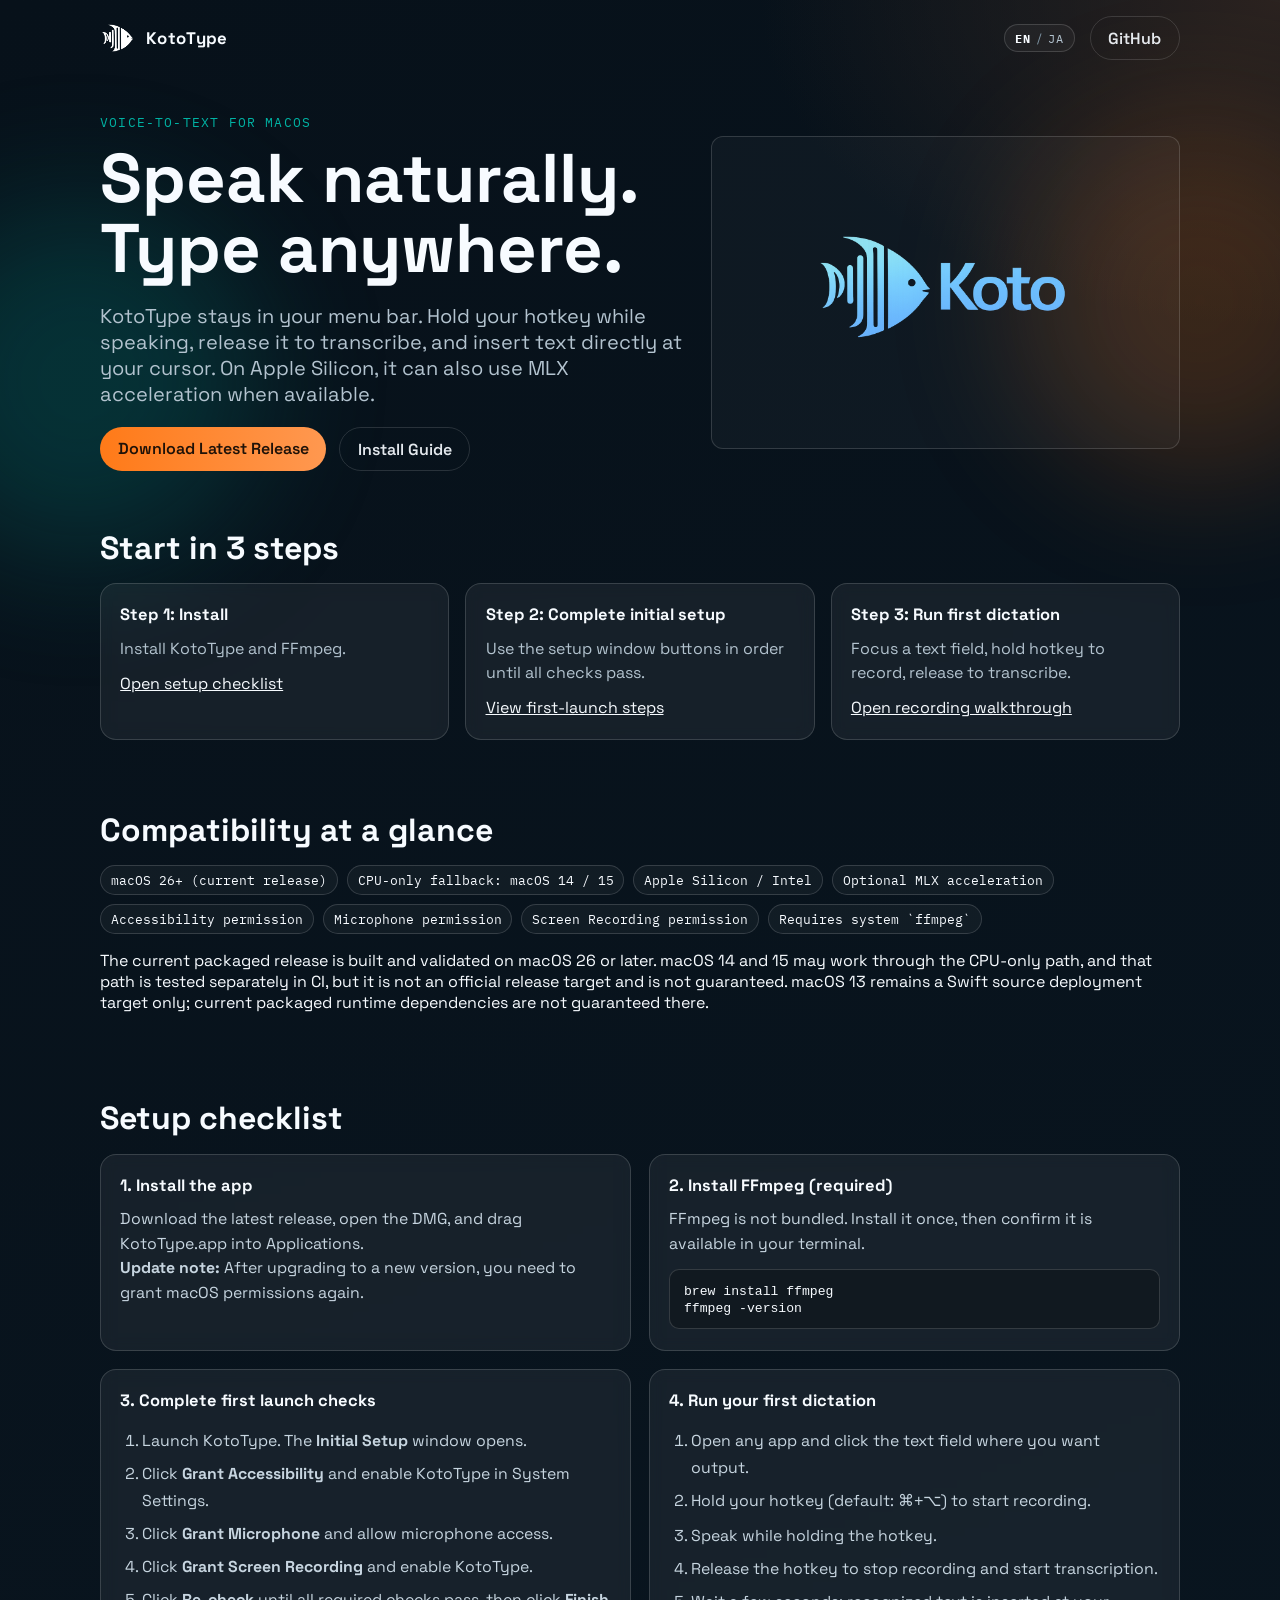
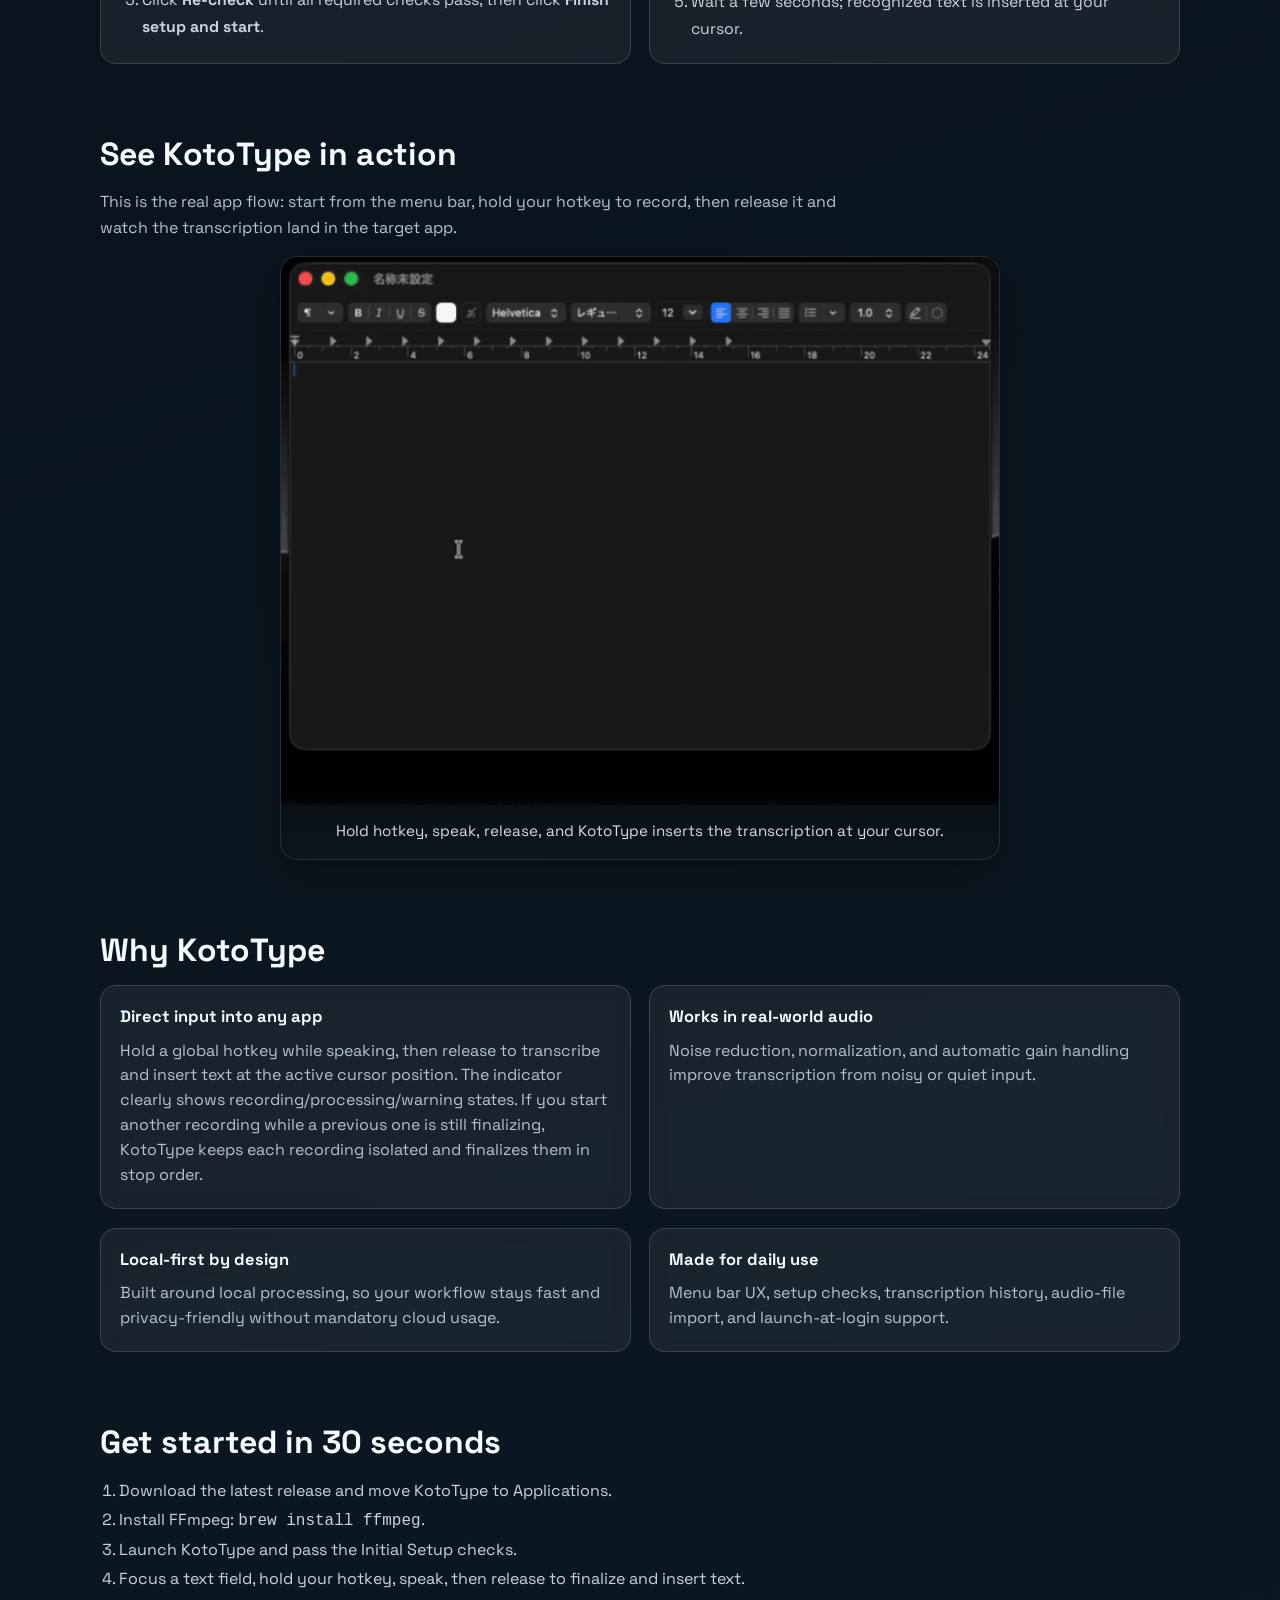
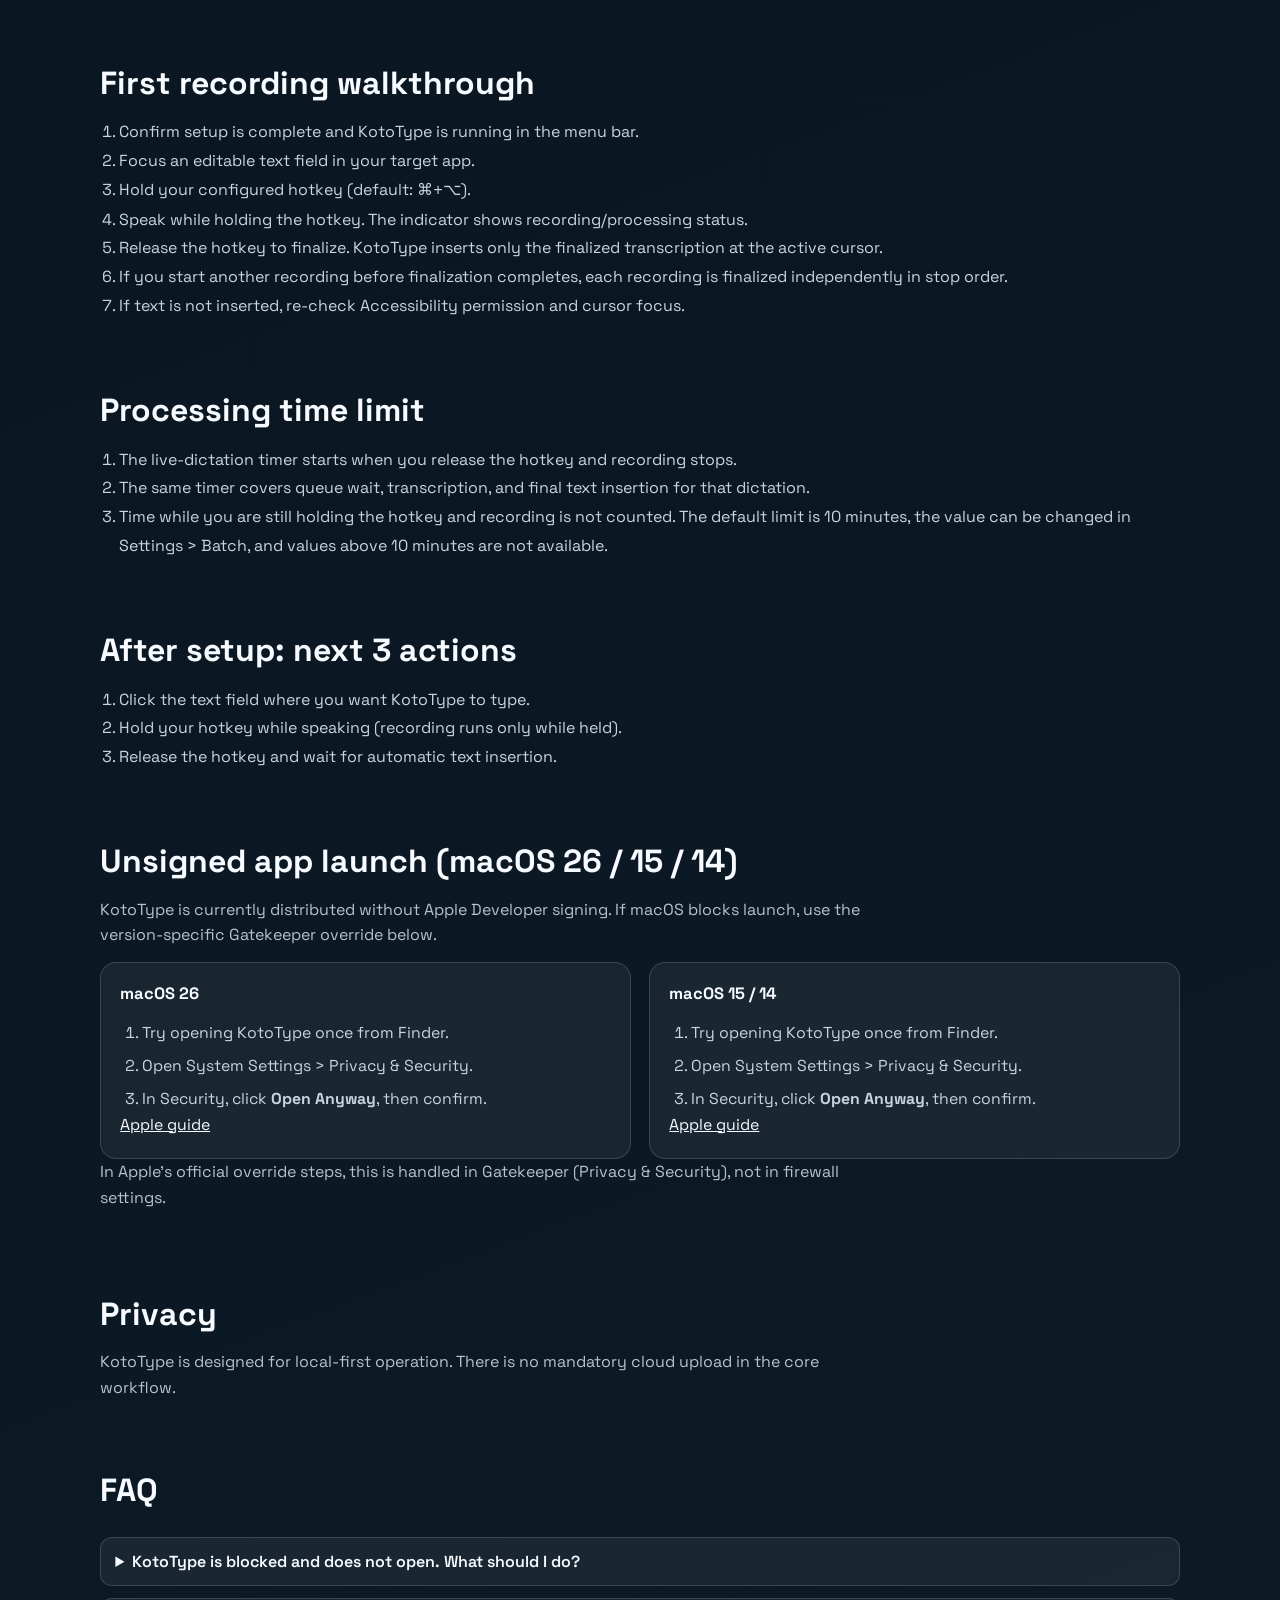
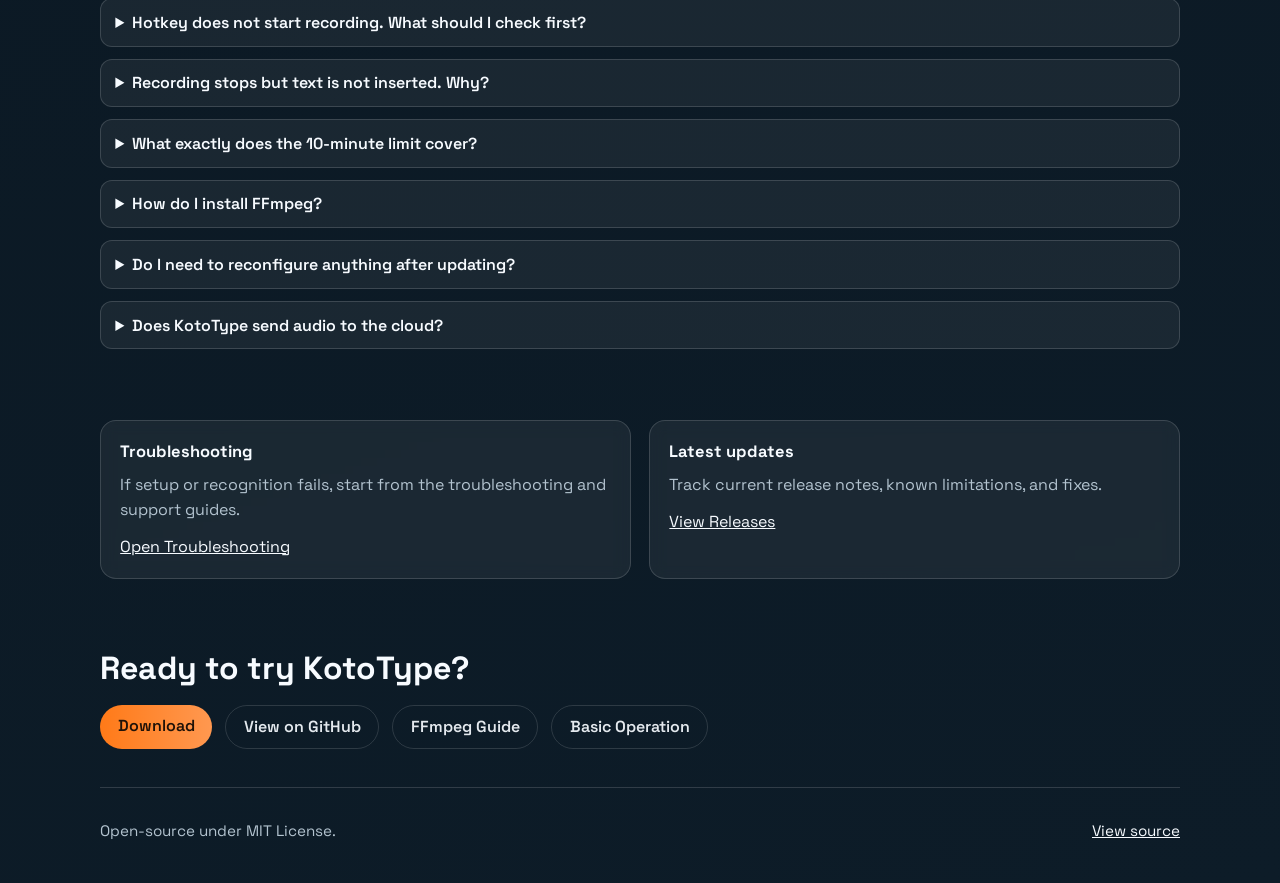
<file: docs/en/index.html>
<!doctype html>
<html lang="en">
  <head>
    <meta charset="UTF-8" />
    <meta name="viewport" content="width=device-width, initial-scale=1.0" />
    <title>KotoType | Voice-to-Text for macOS</title>
    <meta
      name="description"
      content="KotoType is a local-first voice-to-text app for macOS. Hold your hotkey to record, release to transcribe, and insert text at your cursor."
    />
    <meta name="robots" content="index,follow,max-image-preview:large" />
    <meta
      name="google-site-verification"
      content="pGpaqomDQhOY9S0FpVai7gdUDKDtDe-g0eMbrpNUkTs"
    />
    <meta name="theme-color" content="#0b1020" />
    <link rel="canonical" href="https://koto-type.notelligent.app/en/index.html" />
    <link
      rel="alternate"
      hreflang="en"
      href="https://koto-type.notelligent.app/en/index.html"
    />
    <link
      rel="alternate"
      hreflang="ja"
      href="https://koto-type.notelligent.app/ja/index.html"
    />
    <link
      rel="alternate"
      hreflang="x-default"
      href="https://koto-type.notelligent.app/"
    />
    <meta property="og:type" content="website" />
    <meta property="og:site_name" content="KotoType" />
    <meta property="og:locale" content="en_US" />
    <meta property="og:locale:alternate" content="ja_JP" />
    <meta property="og:title" content="KotoType | Voice-to-Text for macOS" />
    <meta
      property="og:description"
      content="Speak naturally and insert text directly at your cursor. KotoType is a local-first voice-to-text app for macOS."
    />
    <meta property="og:url" content="https://koto-type.notelligent.app/en/index.html" />
    <meta
      property="og:image"
      content="https://koto-type.notelligent.app/assets/og-image-1200x630.png"
    />
    <meta property="og:image:width" content="1200" />
    <meta property="og:image:height" content="630" />
    <meta
      property="og:image:alt"
      content="KotoType: Speak naturally. Type anywhere on macOS."
    />
    <meta name="twitter:card" content="summary_large_image" />
    <meta name="twitter:title" content="KotoType | Voice-to-Text for macOS" />
    <meta
      name="twitter:description"
      content="Speak naturally and insert text directly at your cursor with a local-first macOS dictation workflow."
    />
    <meta
      name="twitter:image"
      content="https://koto-type.notelligent.app/assets/og-image-1200x630.png"
    />
    <meta
      name="twitter:image:alt"
      content="KotoType: Speak naturally. Type anywhere on macOS."
    />
    <link rel="preconnect" href="https://fonts.googleapis.com" />
    <link rel="preconnect" href="https://fonts.gstatic.com" crossorigin />
    <link
      href="https://fonts.googleapis.com/css2?family=Space+Grotesk:wght@400;500;700&family=IBM+Plex+Mono:wght@400;600&display=swap"
      rel="stylesheet"
    />
    <link rel="icon" type="image/png" href="../assets/icon.png" />
    <link rel="apple-touch-icon" href="../assets/icon.png" />
    <link rel="stylesheet" href="../styles.css" />
    <script type="application/ld+json">
      {
        "@context": "https://schema.org",
        "@type": "SoftwareApplication",
        "name": "KotoType",
        "applicationCategory": "ProductivityApplication",
        "operatingSystem": "macOS",
        "offers": {
          "@type": "Offer",
          "price": "0",
          "priceCurrency": "USD"
        },
        "url": "https://koto-type.notelligent.app/en/index.html",
        "description": "KotoType is a local-first voice-to-text app for macOS that inserts transcribed text directly at your cursor.",
        "image": "https://koto-type.notelligent.app/assets/og-image-1200x630.png"
      }
    </script>
  </head>
  <body>
    <div class="bg-glow bg-glow-left" aria-hidden="true"></div>
    <div class="bg-glow bg-glow-right" aria-hidden="true"></div>
    <header class="site-header">
      <img class="logo" src="../assets/icon-light.png" alt="KotoType icon" />
      <span class="brand">KotoType</span>
      <nav class="lang-switch" aria-label="Language switcher">
        <a class="lang-link active" href="../en/index.html" lang="en" aria-current="page">EN</a>
        <span class="lang-divider" aria-hidden="true">/</span>
        <a class="lang-link" href="../ja/index.html" lang="ja">JA</a>
      </nav>
      <a class="btn btn-ghost header-github" href="https://github.com/ymuichiro/koto-type" target="_blank" rel="noreferrer">GitHub</a>
    </header>

    <main>
      <section class="hero reveal">
        <div class="hero-main">
          <p class="eyebrow">Voice-to-Text for macOS</p>
          <h1>Speak naturally. Type anywhere.</h1>
          <p class="lead">
            KotoType stays in your menu bar. Hold your hotkey while speaking, release it to transcribe, and insert text directly at your cursor.
            On Apple Silicon, it can also use MLX acceleration when available.
          </p>
          <div class="hero-actions">
            <a class="btn btn-primary" href="https://github.com/ymuichiro/koto-type/releases/latest" target="_blank" rel="noreferrer">Download Latest Release</a>
            <a class="btn btn-ghost" href="https://github.com/ymuichiro/koto-type#installation" target="_blank" rel="noreferrer">Install Guide</a>
          </div>
        </div>
        <img class="hero-banner" src="../assets/banner.png" alt="KotoType banner" />
      </section>

      <section class="quickstart reveal">
        <h2>Start in 3 steps</h2>
        <div class="quickstart-grid">
          <article class="card">
            <h3>Step 1: Install</h3>
            <p>Install KotoType and FFmpeg.</p>
            <a href="#setup-checklist">Open setup checklist</a>
          </article>
          <article class="card">
            <h3>Step 2: Complete initial setup</h3>
            <p>Use the setup window buttons in order until all checks pass.</p>
            <a href="#setup-checklist">View first-launch steps</a>
          </article>
          <article class="card">
            <h3>Step 3: Run first dictation</h3>
            <p>Focus a text field, hold hotkey to record, release to transcribe.</p>
            <a href="#first-recording">Open recording walkthrough</a>
          </article>
        </div>
      </section>

      <section class="compat reveal">
        <h2>Compatibility at a glance</h2>
        <div class="chip-row">
          <span class="chip">macOS 26+ (current release)</span>
          <span class="chip">CPU-only fallback: macOS 14 / 15</span>
          <span class="chip">Apple Silicon / Intel</span>
          <span class="chip">Optional MLX acceleration</span>
          <span class="chip">Accessibility permission</span>
          <span class="chip">Microphone permission</span>
          <span class="chip">Screen Recording permission</span>
          <span class="chip">Requires system `ffmpeg`</span>
        </div>
        <p>The current packaged release is built and validated on macOS 26 or later. macOS 14 and 15 may work through the CPU-only path, and that path is tested separately in CI, but it is not an official release target and is not guaranteed. macOS 13 remains a Swift source deployment target only; current packaged runtime dependencies are not guaranteed there.</p>
      </section>

      <section class="setup reveal" id="setup-checklist">
        <h2>Setup checklist</h2>
        <div class="grid">
          <article class="card">
            <h3>1. Install the app</h3>
            <p>Download the latest release, open the DMG, and drag KotoType.app into Applications.</p>
            <p><strong>Update note:</strong> After upgrading to a new version, you need to grant macOS permissions again.</p>
          </article>
          <article class="card">
            <h3>2. Install FFmpeg (required)</h3>
            <p>FFmpeg is not bundled. Install it once, then confirm it is available in your terminal.</p>
            <pre class="command"><code>brew install ffmpeg
ffmpeg -version</code></pre>
          </article>
          <article class="card">
            <h3>3. Complete first launch checks</h3>
            <ol>
              <li>Launch KotoType. The <strong>Initial Setup</strong> window opens.</li>
              <li>Click <strong>Grant Accessibility</strong> and enable KotoType in System Settings.</li>
              <li>Click <strong>Grant Microphone</strong> and allow microphone access.</li>
              <li>Click <strong>Grant Screen Recording</strong> and enable KotoType.</li>
              <li>Click <strong>Re-check</strong> until all required checks pass, then click <strong>Finish setup and start</strong>.</li>
            </ol>
          </article>
          <article class="card">
            <h3>4. Run your first dictation</h3>
            <ol>
              <li>Open any app and click the text field where you want output.</li>
              <li>Hold your hotkey (default: <code>⌘+⌥</code>) to start recording.</li>
              <li>Speak while holding the hotkey.</li>
              <li>Release the hotkey to stop recording and start transcription.</li>
              <li>Wait a few seconds; recognized text is inserted at your cursor.</li>
            </ol>
          </article>
        </div>
      </section>

      <section class="demo reveal">
        <h2>See KotoType in action</h2>
        <p class="section-copy">
          This is the real app flow: start from the menu bar, hold your hotkey to record, then release it and watch the transcription land in the target app.
        </p>
        <figure class="demo-frame">
          <img
            class="demo-gif"
            src="../assets/koto-type-demo.gif"
            alt="Animated demo showing KotoType recording from the menu bar and inserting transcribed text into a macOS text field."
            width="640"
            height="488"
            loading="lazy"
          />
          <figcaption class="demo-caption">
            Hold hotkey, speak, release, and KotoType inserts the transcription at your cursor.
          </figcaption>
        </figure>
      </section>

      <section class="strengths">
        <h2 class="reveal">Why KotoType</h2>
        <div class="grid">
          <article class="card reveal">
            <h3>Direct input into any app</h3>
            <p>
              Hold a global hotkey while speaking, then release to transcribe and insert text at the active cursor position.
              The indicator clearly shows recording/processing/warning states.
              If you start another recording while a previous one is still finalizing, KotoType keeps each recording isolated and finalizes them in stop order.
            </p>
          </article>
          <article class="card reveal">
            <h3>Works in real-world audio</h3>
            <p>
              Noise reduction, normalization, and automatic gain handling improve transcription from noisy or quiet input.
            </p>
          </article>
          <article class="card reveal">
            <h3>Local-first by design</h3>
            <p>
              Built around local processing, so your workflow stays fast and privacy-friendly without mandatory cloud usage.
            </p>
          </article>
          <article class="card reveal">
            <h3>Made for daily use</h3>
            <p>
              Menu bar UX, setup checks, transcription history, audio-file import, and launch-at-login support.
            </p>
          </article>
        </div>
      </section>

      <section class="flow reveal">
        <h2>Get started in 30 seconds</h2>
        <ol>
          <li>Download the latest release and move KotoType to Applications.</li>
          <li>Install FFmpeg: <code>brew install ffmpeg</code>.</li>
          <li>Launch KotoType and pass the Initial Setup checks.</li>
          <li>Focus a text field, hold your hotkey, speak, then release to finalize and insert text.</li>
        </ol>
      </section>

      <section class="flow reveal" id="first-recording">
        <h2>First recording walkthrough</h2>
        <ol>
          <li>Confirm setup is complete and KotoType is running in the menu bar.</li>
          <li>Focus an editable text field in your target app.</li>
          <li>Hold your configured hotkey (default: <code>⌘+⌥</code>).</li>
          <li>Speak while holding the hotkey. The indicator shows recording/processing status.</li>
          <li>Release the hotkey to finalize. KotoType inserts only the finalized transcription at the active cursor.</li>
          <li>If you start another recording before finalization completes, each recording is finalized independently in stop order.</li>
          <li>If text is not inserted, re-check Accessibility permission and cursor focus.</li>
        </ol>
      </section>

      <section class="flow reveal">
        <h2>Processing time limit</h2>
        <ol>
          <li>The live-dictation timer starts when you release the hotkey and recording stops.</li>
          <li>The same timer covers queue wait, transcription, and final text insertion for that dictation.</li>
          <li>Time while you are still holding the hotkey and recording is not counted. The default limit is 10 minutes, the value can be changed in Settings &gt; Batch, and values above 10 minutes are not available.</li>
        </ol>
      </section>

      <section class="flow reveal">
        <h2>After setup: next 3 actions</h2>
        <ol>
          <li>Click the text field where you want KotoType to type.</li>
          <li>Hold your hotkey while speaking (recording runs only while held).</li>
          <li>Release the hotkey and wait for automatic text insertion.</li>
        </ol>
      </section>

      <section class="setup reveal">
        <h2>Unsigned app launch (macOS 26 / 15 / 14)</h2>
        <p class="section-copy">
          KotoType is currently distributed without Apple Developer signing. If macOS blocks launch, use the version-specific Gatekeeper override below.
        </p>
        <div class="grid">
          <article class="card">
            <h3>macOS 26</h3>
            <ol>
              <li>Try opening KotoType once from Finder.</li>
              <li>Open System Settings &gt; Privacy &amp; Security.</li>
              <li>In Security, click <strong>Open Anyway</strong>, then confirm.</li>
            </ol>
            <p><a href="https://support.apple.com/guide/mac-help/open-a-mac-app-from-an-unknown-developer-mh40616/mac" target="_blank" rel="noreferrer">Apple guide</a></p>
          </article>
          <article class="card">
            <h3>macOS 15 / 14</h3>
            <ol>
              <li>Try opening KotoType once from Finder.</li>
              <li>Open System Settings &gt; Privacy &amp; Security.</li>
              <li>In Security, click <strong>Open Anyway</strong>, then confirm.</li>
            </ol>
            <p><a href="https://support.apple.com/guide/mac-help/open-a-mac-app-from-an-unknown-developer-mh40616/mac" target="_blank" rel="noreferrer">Apple guide</a></p>
          </article>
        </div>
        <p class="section-copy">In Apple’s official override steps, this is handled in Gatekeeper (Privacy &amp; Security), not in firewall settings.</p>
      </section>

      <section class="privacy reveal">
        <h2>Privacy</h2>
        <p class="section-copy">
          KotoType is designed for local-first operation. There is no mandatory cloud upload in the core workflow.
        </p>
      </section>

      <section class="faq reveal">
        <h2>FAQ</h2>
        <details>
          <summary>KotoType is blocked and does not open. What should I do?</summary>
          <p>Open System Settings &gt; Privacy &amp; Security and click <code>Open Anyway</code> for KotoType, then reopen the app.</p>
        </details>
        <details>
          <summary>Hotkey does not start recording. What should I check first?</summary>
          <p>Re-check Accessibility permission and confirm KotoType is enabled in System Settings &gt; Privacy &amp; Security &gt; Accessibility.</p>
        </details>
        <details>
          <summary>Recording stops but text is not inserted. Why?</summary>
          <p>Make sure the target app has an active editable cursor and re-check Accessibility permission from the setup window.</p>
        </details>
        <details>
          <summary>What exactly does the 10-minute limit cover?</summary>
          <p>It starts after you release the hotkey and recording stops. It covers queue wait, transcription, and final text insertion for live dictation. Recording time while you are still holding the hotkey is not counted. The default is 10 minutes, you can change it in Settings &gt; Batch, and values above 10 minutes are not available.</p>
        </details>
        <details>
          <summary>How do I install FFmpeg?</summary>
          <p>Run <code>brew install ffmpeg</code> in Terminal, then verify with <code>ffmpeg -version</code>.</p>
        </details>
        <details>
          <summary>Do I need to reconfigure anything after updating?</summary>
          <p>Yes. After upgrading to a new version, macOS permissions for <code>Accessibility</code>, <code>Microphone</code>, and <code>Screen Recording</code> need to be granted again. Restart KotoType if needed and complete the setup checks again before dictation.</p>
        </details>
        <details>
          <summary>Does KotoType send audio to the cloud?</summary>
          <p>Core usage is local-first and does not require mandatory cloud upload.</p>
        </details>
      </section>

      <section class="support-grid reveal">
        <article class="card">
          <h3>Troubleshooting</h3>
          <p>If setup or recognition fails, start from the troubleshooting and support guides.</p>
          <a href="https://github.com/ymuichiro/koto-type#troubleshooting" target="_blank" rel="noreferrer">Open Troubleshooting</a>
        </article>
        <article class="card">
          <h3>Latest updates</h3>
          <p>Track current release notes, known limitations, and fixes.</p>
          <a href="https://github.com/ymuichiro/koto-type/releases" target="_blank" rel="noreferrer">View Releases</a>
        </article>
      </section>

      <section class="cta-block reveal">
        <h2>Ready to try KotoType?</h2>
        <div class="hero-actions">
          <a class="btn btn-primary" href="https://github.com/ymuichiro/koto-type/releases/latest" target="_blank" rel="noreferrer">Download</a>
          <a class="btn btn-ghost btn-inline" href="https://github.com/ymuichiro/koto-type" target="_blank" rel="noreferrer">View on GitHub</a>
          <a class="btn btn-ghost btn-inline" href="https://github.com/ymuichiro/koto-type#install-ffmpeg-required" target="_blank" rel="noreferrer">FFmpeg Guide</a>
          <a class="btn btn-ghost btn-inline" href="https://github.com/ymuichiro/koto-type#basic-operation" target="_blank" rel="noreferrer">Basic Operation</a>
        </div>
      </section>
    </main>

    <footer class="site-footer reveal">
      <p>Open-source under MIT License.</p>
      <a href="https://github.com/ymuichiro/koto-type" target="_blank" rel="noreferrer">View source</a>
    </footer>

    <script src="../script.js"></script>
  </body>
</html>
</file>
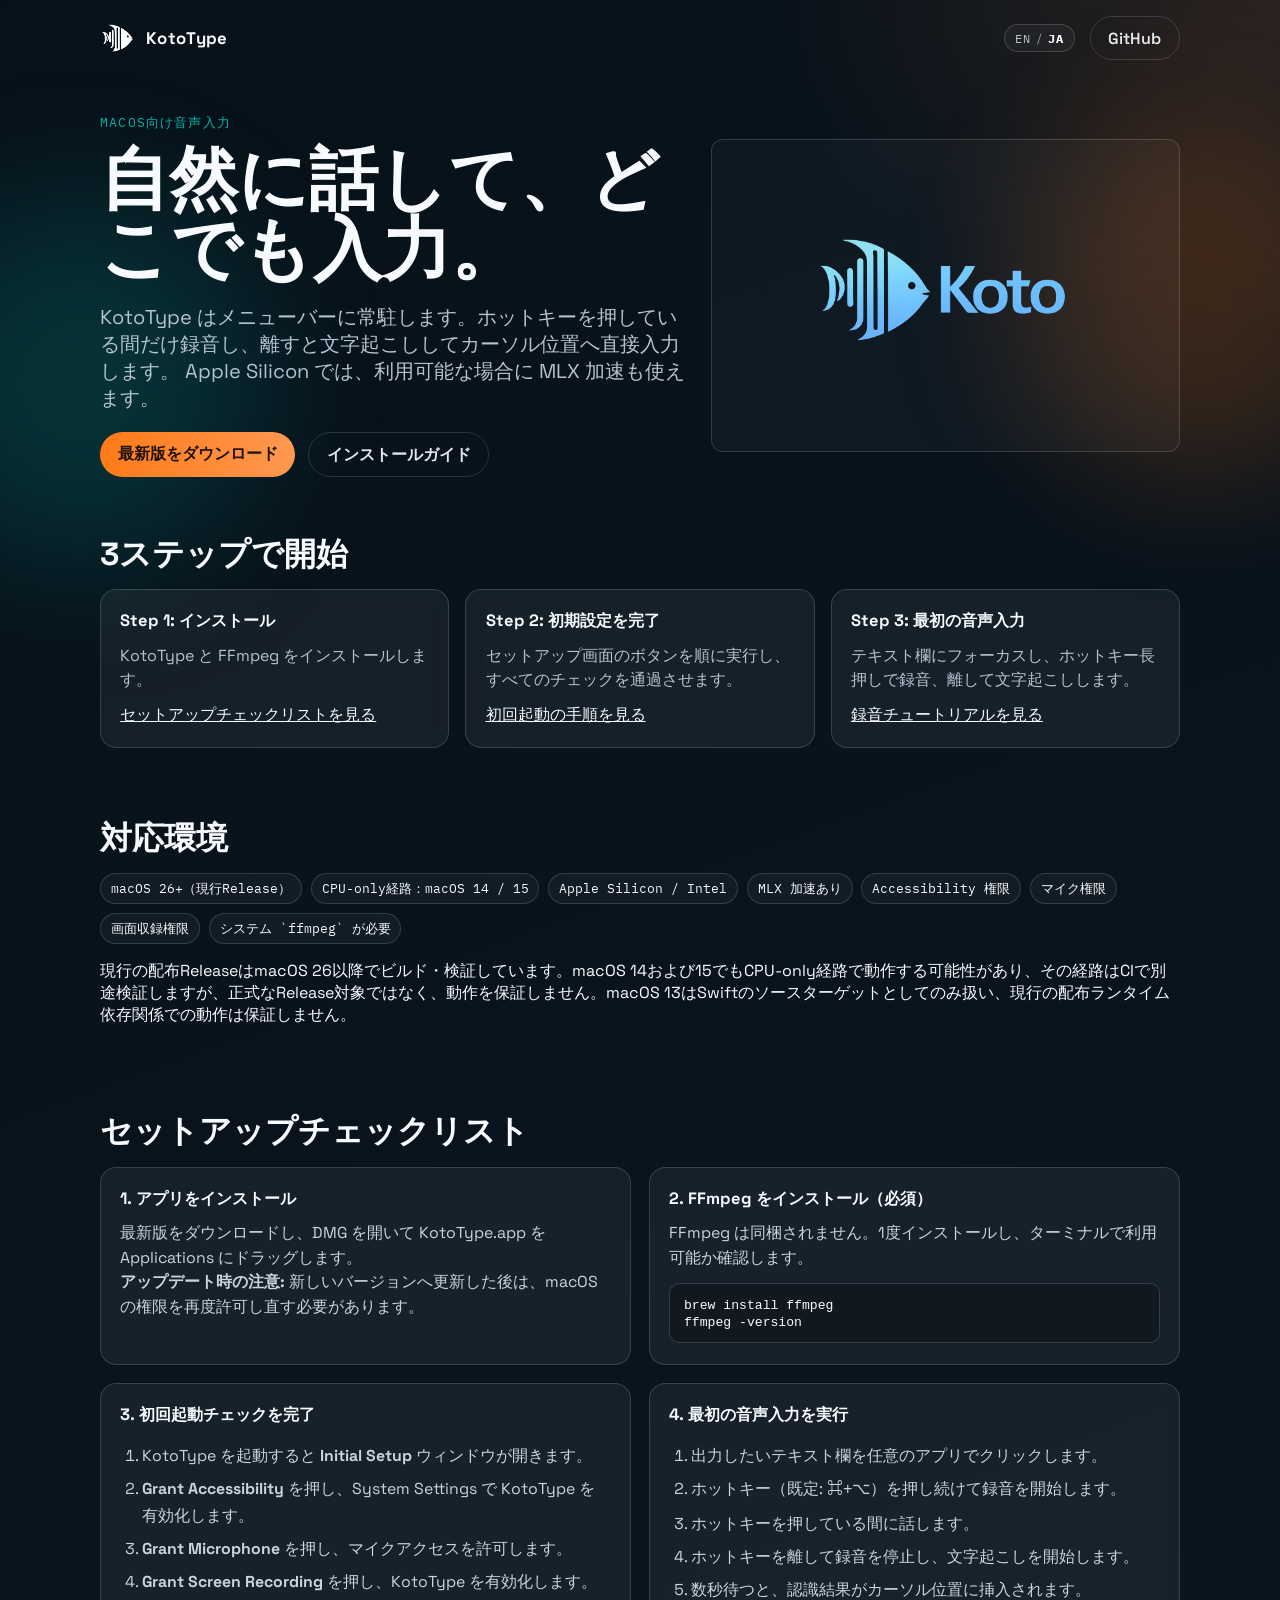
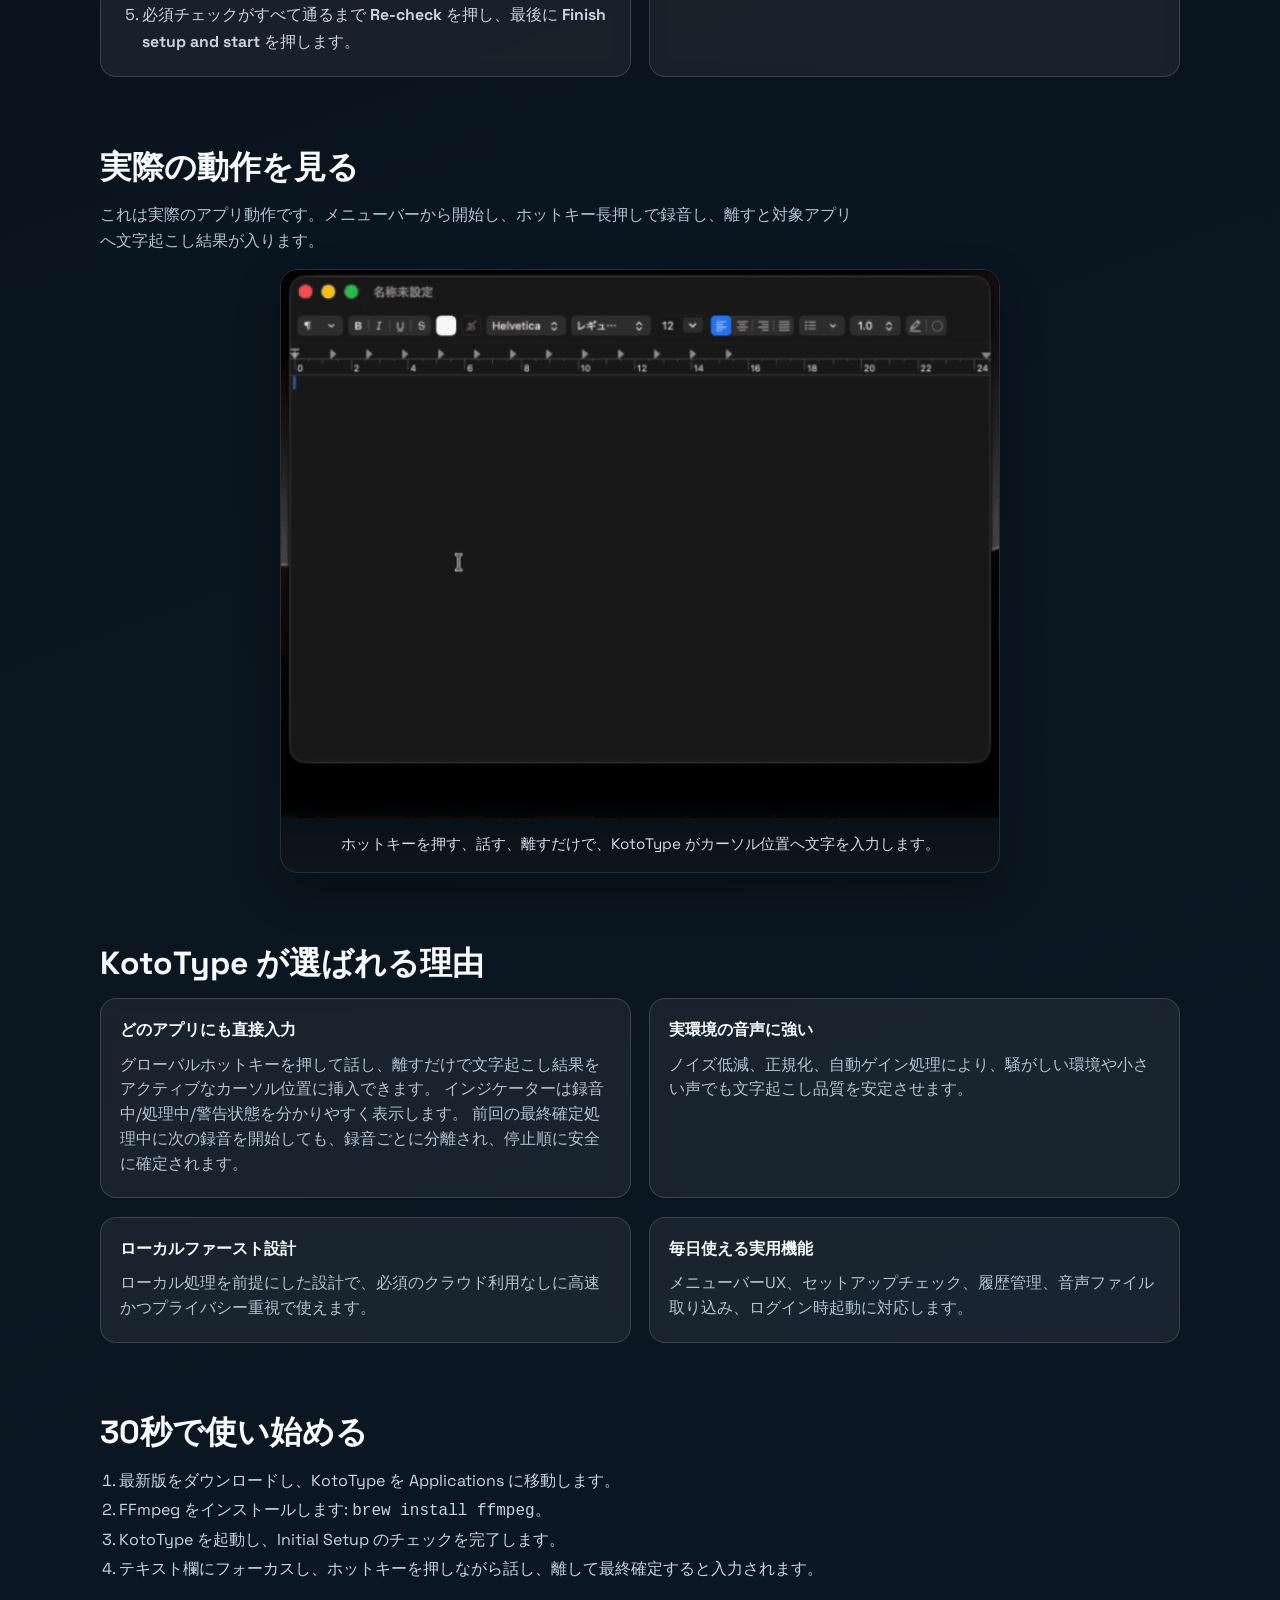
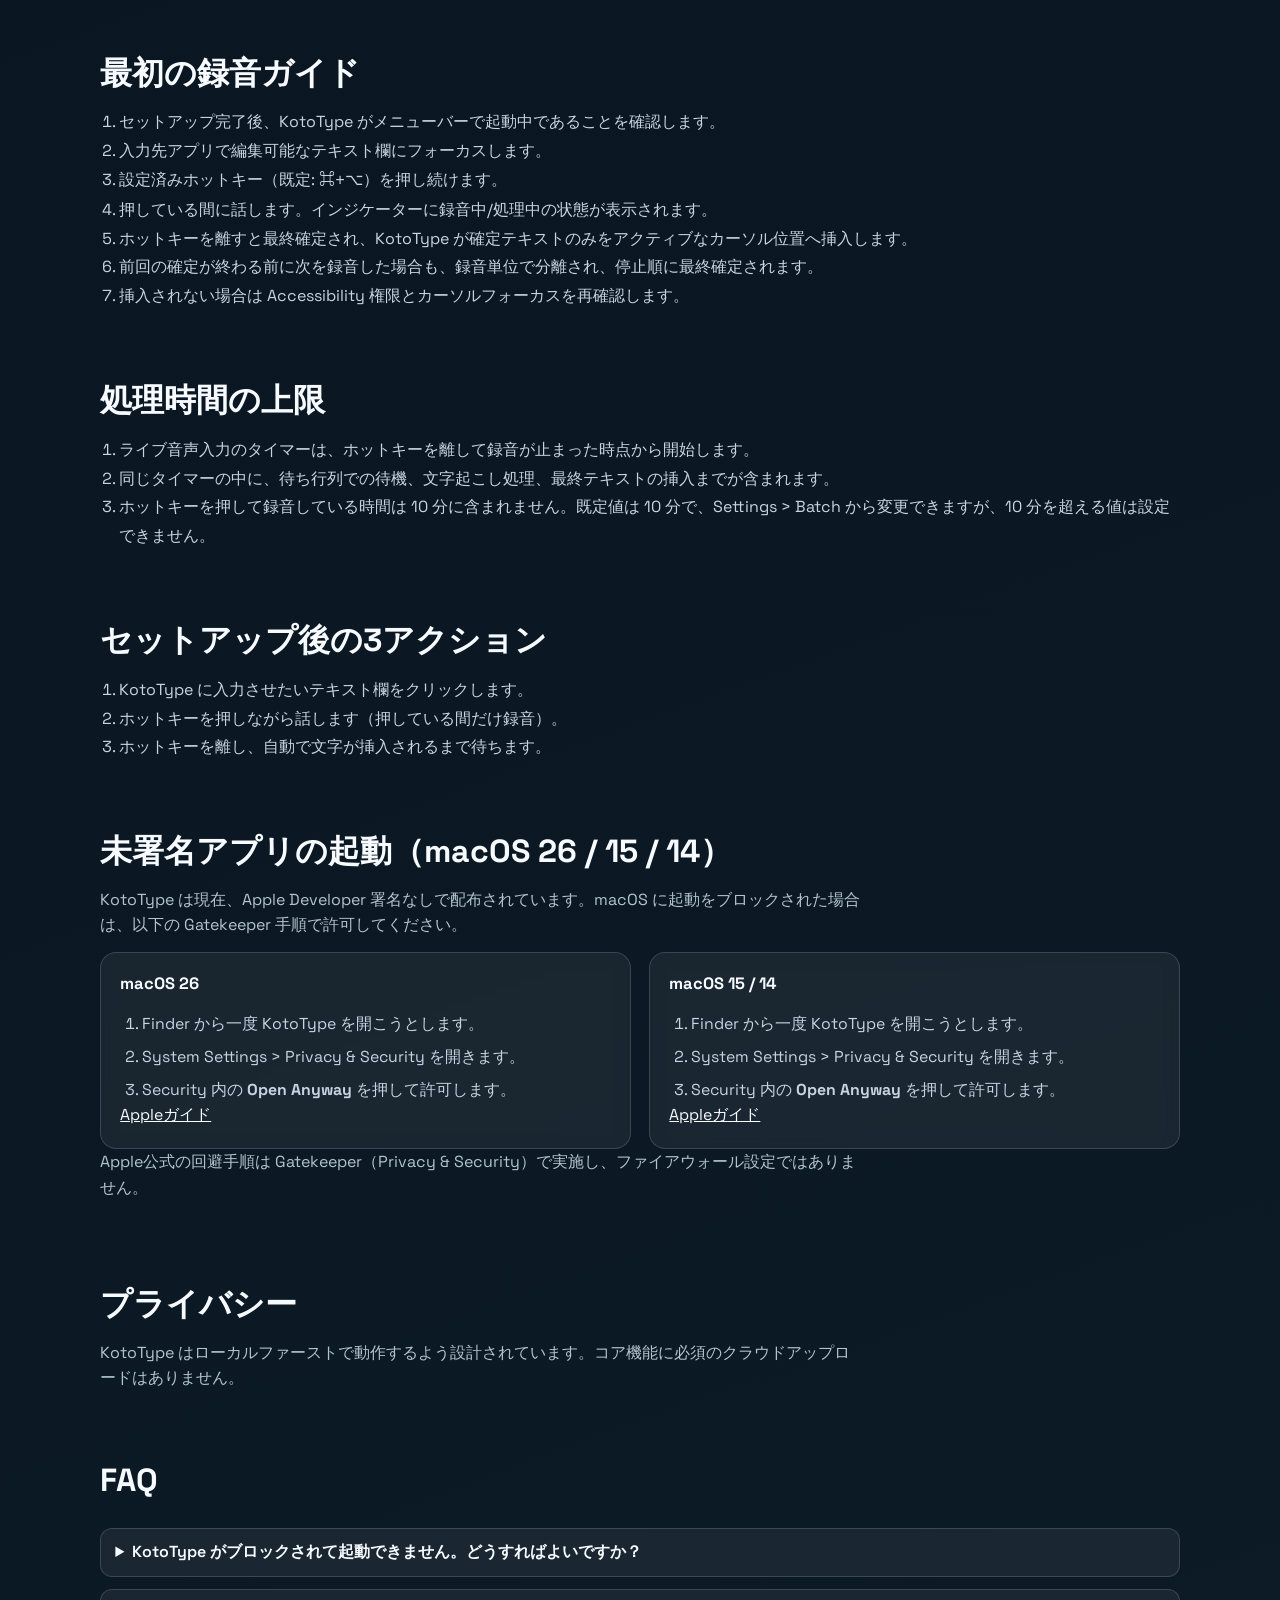
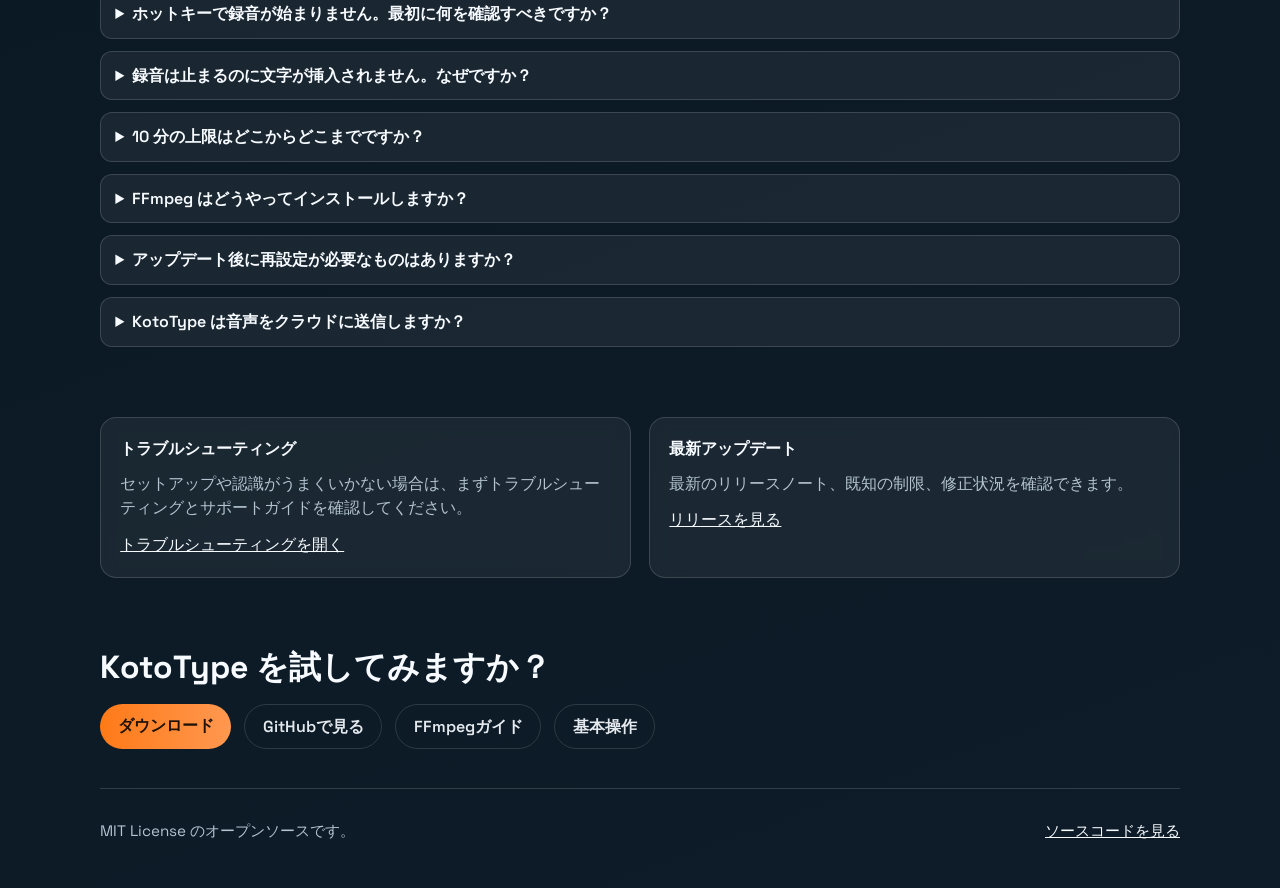
<file: docs/ja/index.html>
<!doctype html>
<html lang="ja">
  <head>
    <meta charset="UTF-8" />
    <meta name="viewport" content="width=device-width, initial-scale=1.0" />
    <title>KotoType | macOS向け音声入力</title>
    <meta
      name="description"
      content="KotoType は macOS 向けのローカルファースト音声入力アプリです。ホットキーを押して録音し、離すと文字起こししてカーソル位置に挿入します。"
    />
    <meta name="robots" content="index,follow,max-image-preview:large" />
    <meta
      name="google-site-verification"
      content="pGpaqomDQhOY9S0FpVai7gdUDKDtDe-g0eMbrpNUkTs"
    />
    <meta name="theme-color" content="#0b1020" />
    <link rel="canonical" href="https://koto-type.notelligent.app/ja/index.html" />
    <link
      rel="alternate"
      hreflang="en"
      href="https://koto-type.notelligent.app/en/index.html"
    />
    <link
      rel="alternate"
      hreflang="ja"
      href="https://koto-type.notelligent.app/ja/index.html"
    />
    <link
      rel="alternate"
      hreflang="x-default"
      href="https://koto-type.notelligent.app/"
    />
    <meta property="og:type" content="website" />
    <meta property="og:site_name" content="KotoType" />
    <meta property="og:locale" content="ja_JP" />
    <meta property="og:locale:alternate" content="en_US" />
    <meta property="og:title" content="KotoType | macOS向け音声入力" />
    <meta
      property="og:description"
      content="自然に話してそのまま入力。KotoType は macOS 向けのローカルファースト音声入力アプリです。"
    />
    <meta property="og:url" content="https://koto-type.notelligent.app/ja/index.html" />
    <meta
      property="og:image"
      content="https://koto-type.notelligent.app/assets/og-image-1200x630.png"
    />
    <meta property="og:image:width" content="1200" />
    <meta property="og:image:height" content="630" />
    <meta
      property="og:image:alt"
      content="KotoType: 自然に話して、macOSのどこでも入力"
    />
    <meta name="twitter:card" content="summary_large_image" />
    <meta name="twitter:title" content="KotoType | macOS向け音声入力" />
    <meta
      name="twitter:description"
      content="ホットキーで録音し、離すと文字起こししてカーソル位置に挿入。KotoType はローカルファースト設計です。"
    />
    <meta
      name="twitter:image"
      content="https://koto-type.notelligent.app/assets/og-image-1200x630.png"
    />
    <meta
      name="twitter:image:alt"
      content="KotoType: 自然に話して、macOSのどこでも入力"
    />
    <link rel="preconnect" href="https://fonts.googleapis.com" />
    <link rel="preconnect" href="https://fonts.gstatic.com" crossorigin />
    <link
      href="https://fonts.googleapis.com/css2?family=Space+Grotesk:wght@400;500;700&family=IBM+Plex+Mono:wght@400;600&display=swap"
      rel="stylesheet"
    />
    <link rel="icon" type="image/png" href="../assets/icon.png" />
    <link rel="apple-touch-icon" href="../assets/icon.png" />
    <link rel="stylesheet" href="../styles.css" />
    <script type="application/ld+json">
      {
        "@context": "https://schema.org",
        "@type": "SoftwareApplication",
        "name": "KotoType",
        "applicationCategory": "ProductivityApplication",
        "operatingSystem": "macOS",
        "offers": {
          "@type": "Offer",
          "price": "0",
          "priceCurrency": "USD"
        },
        "url": "https://koto-type.notelligent.app/ja/index.html",
        "description": "KotoType は macOS 向けのローカルファースト音声入力アプリです。文字起こし結果をカーソル位置へ直接挿入します。",
        "image": "https://koto-type.notelligent.app/assets/og-image-1200x630.png"
      }
    </script>
  </head>
  <body>
    <div class="bg-glow bg-glow-left" aria-hidden="true"></div>
    <div class="bg-glow bg-glow-right" aria-hidden="true"></div>
    <header class="site-header">
      <img class="logo" src="../assets/icon-light.png" alt="KotoType アイコン" />
      <span class="brand">KotoType</span>
      <nav class="lang-switch" aria-label="Language switcher">
        <a class="lang-link" href="../en/index.html" lang="en">EN</a>
        <span class="lang-divider" aria-hidden="true">/</span>
        <a class="lang-link active" href="../ja/index.html" lang="ja" aria-current="page">JA</a>
      </nav>
      <a class="btn btn-ghost header-github" href="https://github.com/ymuichiro/koto-type" target="_blank" rel="noreferrer">GitHub</a>
    </header>

    <main>
      <section class="hero reveal">
        <div class="hero-main">
          <p class="eyebrow">macOS向け音声入力</p>
          <h1>自然に話して、どこでも入力。</h1>
          <p class="lead">
            KotoType はメニューバーに常駐します。ホットキーを押している間だけ録音し、離すと文字起こししてカーソル位置へ直接入力します。
            Apple Silicon では、利用可能な場合に MLX 加速も使えます。
          </p>
          <div class="hero-actions">
            <a class="btn btn-primary" href="https://github.com/ymuichiro/koto-type/releases/latest" target="_blank" rel="noreferrer">最新版をダウンロード</a>
            <a class="btn btn-ghost" href="https://github.com/ymuichiro/koto-type#installation" target="_blank" rel="noreferrer">インストールガイド</a>
          </div>
        </div>
        <img class="hero-banner" src="../assets/banner.png" alt="KotoType バナー" />
      </section>

      <section class="quickstart reveal">
        <h2>3ステップで開始</h2>
        <div class="quickstart-grid">
          <article class="card">
            <h3>Step 1: インストール</h3>
            <p>KotoType と FFmpeg をインストールします。</p>
            <a href="#setup-checklist">セットアップチェックリストを見る</a>
          </article>
          <article class="card">
            <h3>Step 2: 初期設定を完了</h3>
            <p>セットアップ画面のボタンを順に実行し、すべてのチェックを通過させます。</p>
            <a href="#setup-checklist">初回起動の手順を見る</a>
          </article>
          <article class="card">
            <h3>Step 3: 最初の音声入力</h3>
            <p>テキスト欄にフォーカスし、ホットキー長押しで録音、離して文字起こしします。</p>
            <a href="#first-recording">録音チュートリアルを見る</a>
          </article>
        </div>
      </section>

      <section class="compat reveal">
        <h2>対応環境</h2>
        <div class="chip-row">
          <span class="chip">macOS 26+（現行Release）</span>
          <span class="chip">CPU-only経路：macOS 14 / 15</span>
          <span class="chip">Apple Silicon / Intel</span>
          <span class="chip">MLX 加速あり</span>
          <span class="chip">Accessibility 権限</span>
          <span class="chip">マイク権限</span>
          <span class="chip">画面収録権限</span>
          <span class="chip">システム `ffmpeg` が必要</span>
        </div>
        <p>現行の配布ReleaseはmacOS 26以降でビルド・検証しています。macOS 14および15でもCPU-only経路で動作する可能性があり、その経路はCIで別途検証しますが、正式なRelease対象ではなく、動作を保証しません。macOS 13はSwiftのソースターゲットとしてのみ扱い、現行の配布ランタイム依存関係での動作は保証しません。</p>
      </section>

      <section class="setup reveal" id="setup-checklist">
        <h2>セットアップチェックリスト</h2>
        <div class="grid">
          <article class="card">
            <h3>1. アプリをインストール</h3>
            <p>最新版をダウンロードし、DMG を開いて KotoType.app を Applications にドラッグします。</p>
            <p><strong>アップデート時の注意:</strong> 新しいバージョンへ更新した後は、macOS の権限を再度許可し直す必要があります。</p>
          </article>
          <article class="card">
            <h3>2. FFmpeg をインストール（必須）</h3>
            <p>FFmpeg は同梱されません。1度インストールし、ターミナルで利用可能か確認します。</p>
            <pre class="command"><code>brew install ffmpeg
ffmpeg -version</code></pre>
          </article>
          <article class="card">
            <h3>3. 初回起動チェックを完了</h3>
            <ol>
              <li>KotoType を起動すると <strong>Initial Setup</strong> ウィンドウが開きます。</li>
              <li><strong>Grant Accessibility</strong> を押し、System Settings で KotoType を有効化します。</li>
              <li><strong>Grant Microphone</strong> を押し、マイクアクセスを許可します。</li>
              <li><strong>Grant Screen Recording</strong> を押し、KotoType を有効化します。</li>
              <li>必須チェックがすべて通るまで <strong>Re-check</strong> を押し、最後に <strong>Finish setup and start</strong> を押します。</li>
            </ol>
          </article>
          <article class="card">
            <h3>4. 最初の音声入力を実行</h3>
            <ol>
              <li>出力したいテキスト欄を任意のアプリでクリックします。</li>
              <li>ホットキー（既定: <code>⌘+⌥</code>）を押し続けて録音を開始します。</li>
              <li>ホットキーを押している間に話します。</li>
              <li>ホットキーを離して録音を停止し、文字起こしを開始します。</li>
              <li>数秒待つと、認識結果がカーソル位置に挿入されます。</li>
            </ol>
          </article>
        </div>
      </section>

      <section class="demo reveal">
        <h2>実際の動作を見る</h2>
        <p class="section-copy">
          これは実際のアプリ動作です。メニューバーから開始し、ホットキー長押しで録音し、離すと対象アプリへ文字起こし結果が入ります。
        </p>
        <figure class="demo-frame">
          <img
            class="demo-gif"
            src="../assets/koto-type-demo.gif"
            alt="KotoType がメニューバーから録音し、macOS のテキスト欄へ文字起こし結果を挿入するアニメーションデモ"
            width="640"
            height="488"
            loading="lazy"
          />
          <figcaption class="demo-caption">
            ホットキーを押す、話す、離すだけで、KotoType がカーソル位置へ文字を入力します。
          </figcaption>
        </figure>
      </section>

      <section class="strengths">
        <h2 class="reveal">KotoType が選ばれる理由</h2>
        <div class="grid">
          <article class="card reveal">
            <h3>どのアプリにも直接入力</h3>
            <p>
              グローバルホットキーを押して話し、離すだけで文字起こし結果をアクティブなカーソル位置に挿入できます。
              インジケーターは録音中/処理中/警告状態を分かりやすく表示します。
              前回の最終確定処理中に次の録音を開始しても、録音ごとに分離され、停止順に安全に確定されます。
            </p>
          </article>
          <article class="card reveal">
            <h3>実環境の音声に強い</h3>
            <p>
              ノイズ低減、正規化、自動ゲイン処理により、騒がしい環境や小さい声でも文字起こし品質を安定させます。
            </p>
          </article>
          <article class="card reveal">
            <h3>ローカルファースト設計</h3>
            <p>
              ローカル処理を前提にした設計で、必須のクラウド利用なしに高速かつプライバシー重視で使えます。
            </p>
          </article>
          <article class="card reveal">
            <h3>毎日使える実用機能</h3>
            <p>
              メニューバーUX、セットアップチェック、履歴管理、音声ファイル取り込み、ログイン時起動に対応します。
            </p>
          </article>
        </div>
      </section>

      <section class="flow reveal">
        <h2>30秒で使い始める</h2>
        <ol>
          <li>最新版をダウンロードし、KotoType を Applications に移動します。</li>
          <li>FFmpeg をインストールします: <code>brew install ffmpeg</code>。</li>
          <li>KotoType を起動し、Initial Setup のチェックを完了します。</li>
          <li>テキスト欄にフォーカスし、ホットキーを押しながら話し、離して最終確定すると入力されます。</li>
        </ol>
      </section>

      <section class="flow reveal" id="first-recording">
        <h2>最初の録音ガイド</h2>
        <ol>
          <li>セットアップ完了後、KotoType がメニューバーで起動中であることを確認します。</li>
          <li>入力先アプリで編集可能なテキスト欄にフォーカスします。</li>
          <li>設定済みホットキー（既定: <code>⌘+⌥</code>）を押し続けます。</li>
          <li>押している間に話します。インジケーターに録音中/処理中の状態が表示されます。</li>
          <li>ホットキーを離すと最終確定され、KotoType が確定テキストのみをアクティブなカーソル位置へ挿入します。</li>
          <li>前回の確定が終わる前に次を録音した場合も、録音単位で分離され、停止順に最終確定されます。</li>
          <li>挿入されない場合は Accessibility 権限とカーソルフォーカスを再確認します。</li>
        </ol>
      </section>

      <section class="flow reveal">
        <h2>処理時間の上限</h2>
        <ol>
          <li>ライブ音声入力のタイマーは、ホットキーを離して録音が止まった時点から開始します。</li>
          <li>同じタイマーの中に、待ち行列での待機、文字起こし処理、最終テキストの挿入までが含まれます。</li>
          <li>ホットキーを押して録音している時間は 10 分に含まれません。既定値は 10 分で、Settings &gt; Batch から変更できますが、10 分を超える値は設定できません。</li>
        </ol>
      </section>

      <section class="flow reveal">
        <h2>セットアップ後の3アクション</h2>
        <ol>
          <li>KotoType に入力させたいテキスト欄をクリックします。</li>
          <li>ホットキーを押しながら話します（押している間だけ録音）。</li>
          <li>ホットキーを離し、自動で文字が挿入されるまで待ちます。</li>
        </ol>
      </section>

      <section class="setup reveal">
        <h2>未署名アプリの起動（macOS 26 / 15 / 14）</h2>
        <p class="section-copy">
          KotoType は現在、Apple Developer 署名なしで配布されています。macOS に起動をブロックされた場合は、以下の Gatekeeper 手順で許可してください。
        </p>
        <div class="grid">
          <article class="card">
            <h3>macOS 26</h3>
            <ol>
              <li>Finder から一度 KotoType を開こうとします。</li>
              <li>System Settings &gt; Privacy &amp; Security を開きます。</li>
              <li>Security 内の <strong>Open Anyway</strong> を押して許可します。</li>
            </ol>
            <p><a href="https://support.apple.com/guide/mac-help/open-a-mac-app-from-an-unknown-developer-mh40616/mac" target="_blank" rel="noreferrer">Appleガイド</a></p>
          </article>
          <article class="card">
            <h3>macOS 15 / 14</h3>
            <ol>
              <li>Finder から一度 KotoType を開こうとします。</li>
              <li>System Settings &gt; Privacy &amp; Security を開きます。</li>
              <li>Security 内の <strong>Open Anyway</strong> を押して許可します。</li>
            </ol>
            <p><a href="https://support.apple.com/guide/mac-help/open-a-mac-app-from-an-unknown-developer-mh40616/mac" target="_blank" rel="noreferrer">Appleガイド</a></p>
          </article>
        </div>
        <p class="section-copy">Apple公式の回避手順は Gatekeeper（Privacy &amp; Security）で実施し、ファイアウォール設定ではありません。</p>
      </section>

      <section class="privacy reveal">
        <h2>プライバシー</h2>
        <p class="section-copy">
          KotoType はローカルファーストで動作するよう設計されています。コア機能に必須のクラウドアップロードはありません。
        </p>
      </section>

      <section class="faq reveal">
        <h2>FAQ</h2>
        <details>
          <summary>KotoType がブロックされて起動できません。どうすればよいですか？</summary>
          <p>System Settings &gt; Privacy &amp; Security で KotoType の <code>Open Anyway</code> を押し、再度アプリを開いてください。</p>
        </details>
        <details>
          <summary>ホットキーで録音が始まりません。最初に何を確認すべきですか？</summary>
          <p>Accessibility 権限を再確認し、System Settings &gt; Privacy &amp; Security &gt; Accessibility で KotoType が有効か確認してください。</p>
        </details>
        <details>
          <summary>録音は止まるのに文字が挿入されません。なぜですか？</summary>
          <p>入力先アプリで編集可能カーソルが有効か確認し、セットアップ画面から Accessibility 権限を再チェックしてください。</p>
        </details>
        <details>
          <summary>10 分の上限はどこからどこまでですか？</summary>
          <p>ホットキーを離して録音が止まった後から始まり、そのライブ音声入力の待ち行列での待機、文字起こし、最終テキスト挿入までを含みます。ホットキーを押して録音している時間は含まれません。既定値は 10 分で、Settings &gt; Batch から変更できますが、10 分を超える値は設定できません。</p>
        </details>
        <details>
          <summary>FFmpeg はどうやってインストールしますか？</summary>
          <p>Terminal で <code>brew install ffmpeg</code> を実行し、<code>ffmpeg -version</code> で確認します。</p>
        </details>
        <details>
          <summary>アップデート後に再設定が必要なものはありますか？</summary>
          <p>あります。新しいバージョンへ更新すると、macOS の <code>Accessibility</code>、<code>Microphone</code>、<code>Screen Recording</code> の権限を再度許可し直す必要があります。必要に応じて KotoType を再起動し、セットアップ画面のチェックをやり直してください。</p>
        </details>
        <details>
          <summary>KotoType は音声をクラウドに送信しますか？</summary>
          <p>コア利用はローカルファーストで、必須のクラウドアップロードはありません。</p>
        </details>
      </section>

      <section class="support-grid reveal">
        <article class="card">
          <h3>トラブルシューティング</h3>
          <p>セットアップや認識がうまくいかない場合は、まずトラブルシューティングとサポートガイドを確認してください。</p>
          <a href="https://github.com/ymuichiro/koto-type#troubleshooting" target="_blank" rel="noreferrer">トラブルシューティングを開く</a>
        </article>
        <article class="card">
          <h3>最新アップデート</h3>
          <p>最新のリリースノート、既知の制限、修正状況を確認できます。</p>
          <a href="https://github.com/ymuichiro/koto-type/releases" target="_blank" rel="noreferrer">リリースを見る</a>
        </article>
      </section>

      <section class="cta-block reveal">
        <h2>KotoType を試してみますか？</h2>
        <div class="hero-actions">
          <a class="btn btn-primary" href="https://github.com/ymuichiro/koto-type/releases/latest" target="_blank" rel="noreferrer">ダウンロード</a>
          <a class="btn btn-ghost btn-inline" href="https://github.com/ymuichiro/koto-type" target="_blank" rel="noreferrer">GitHubで見る</a>
          <a class="btn btn-ghost btn-inline" href="https://github.com/ymuichiro/koto-type#install-ffmpeg-required" target="_blank" rel="noreferrer">FFmpegガイド</a>
          <a class="btn btn-ghost btn-inline" href="https://github.com/ymuichiro/koto-type#basic-operation" target="_blank" rel="noreferrer">基本操作</a>
        </div>
      </section>
    </main>

    <footer class="site-footer reveal">
      <p>MIT License のオープンソースです。</p>
      <a href="https://github.com/ymuichiro/koto-type" target="_blank" rel="noreferrer">ソースコードを見る</a>
    </footer>

    <script src="../script.js"></script>
  </body>
</html>
</file>
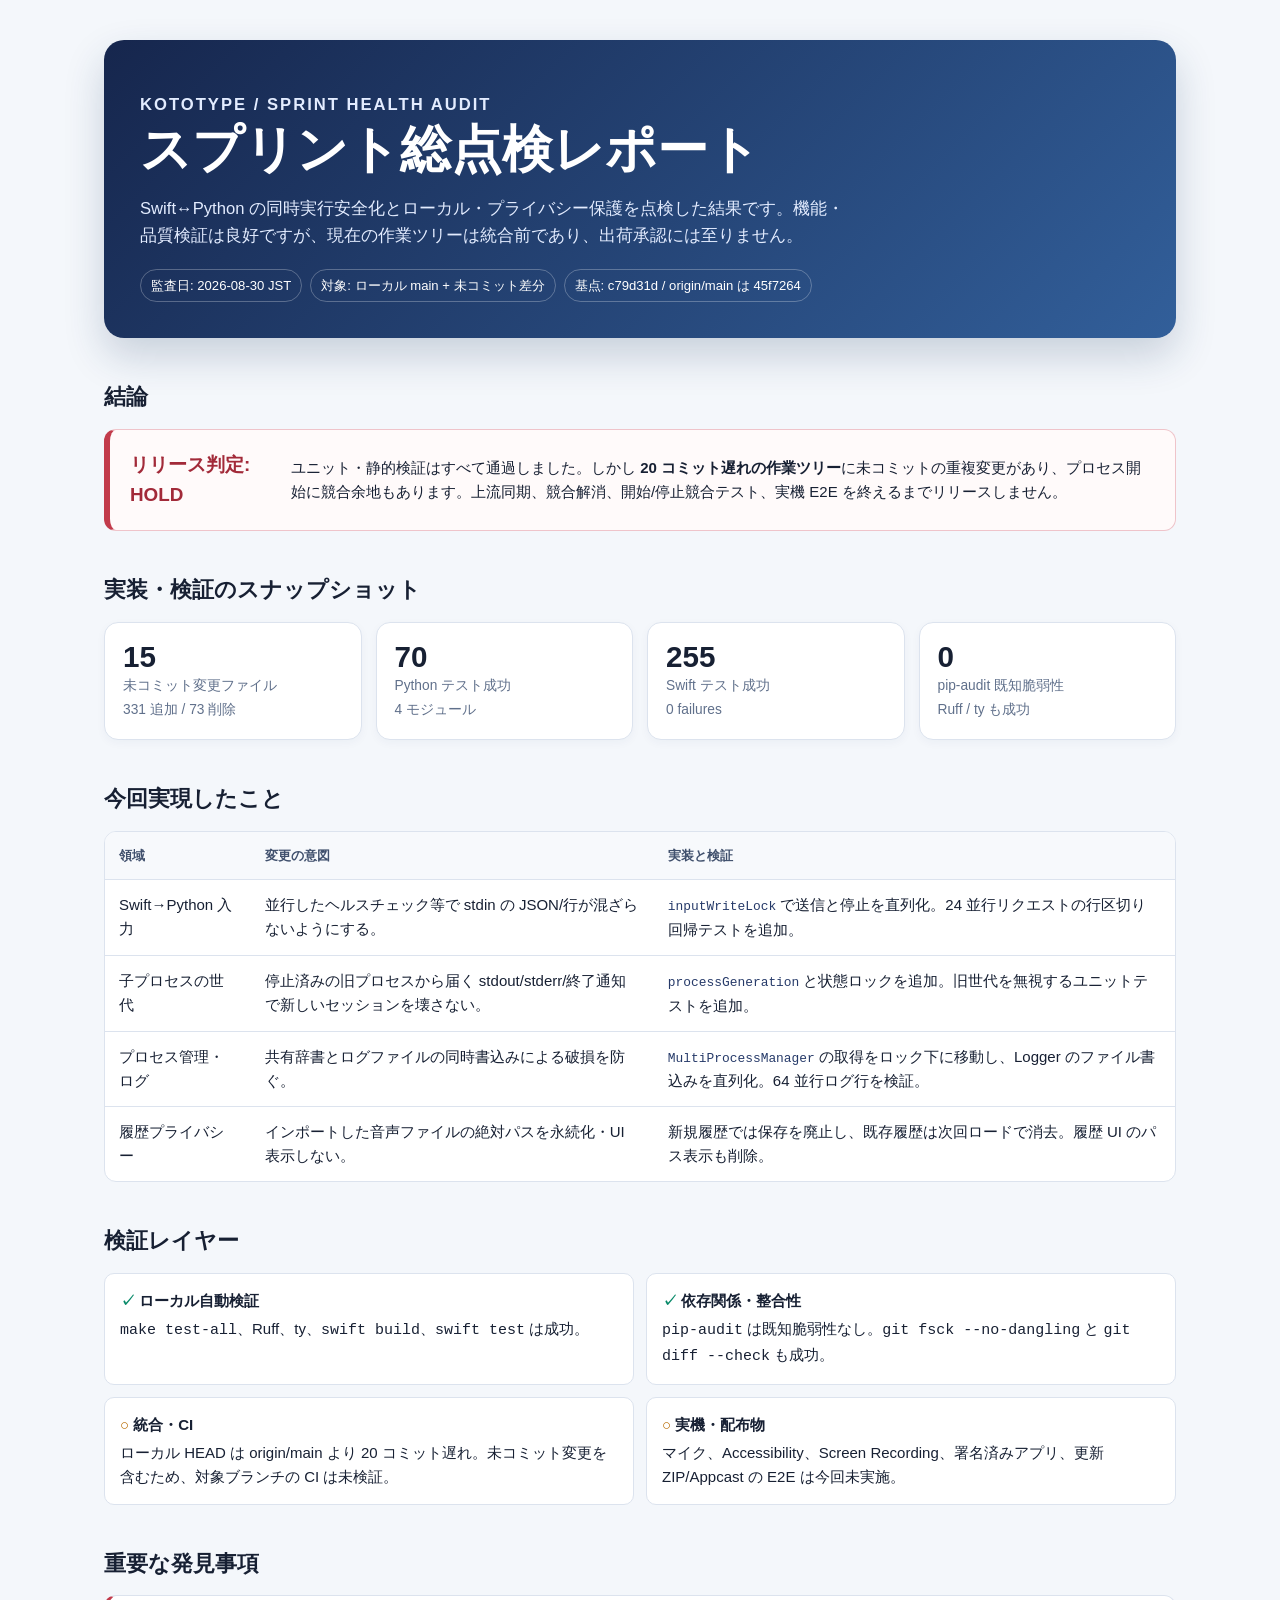
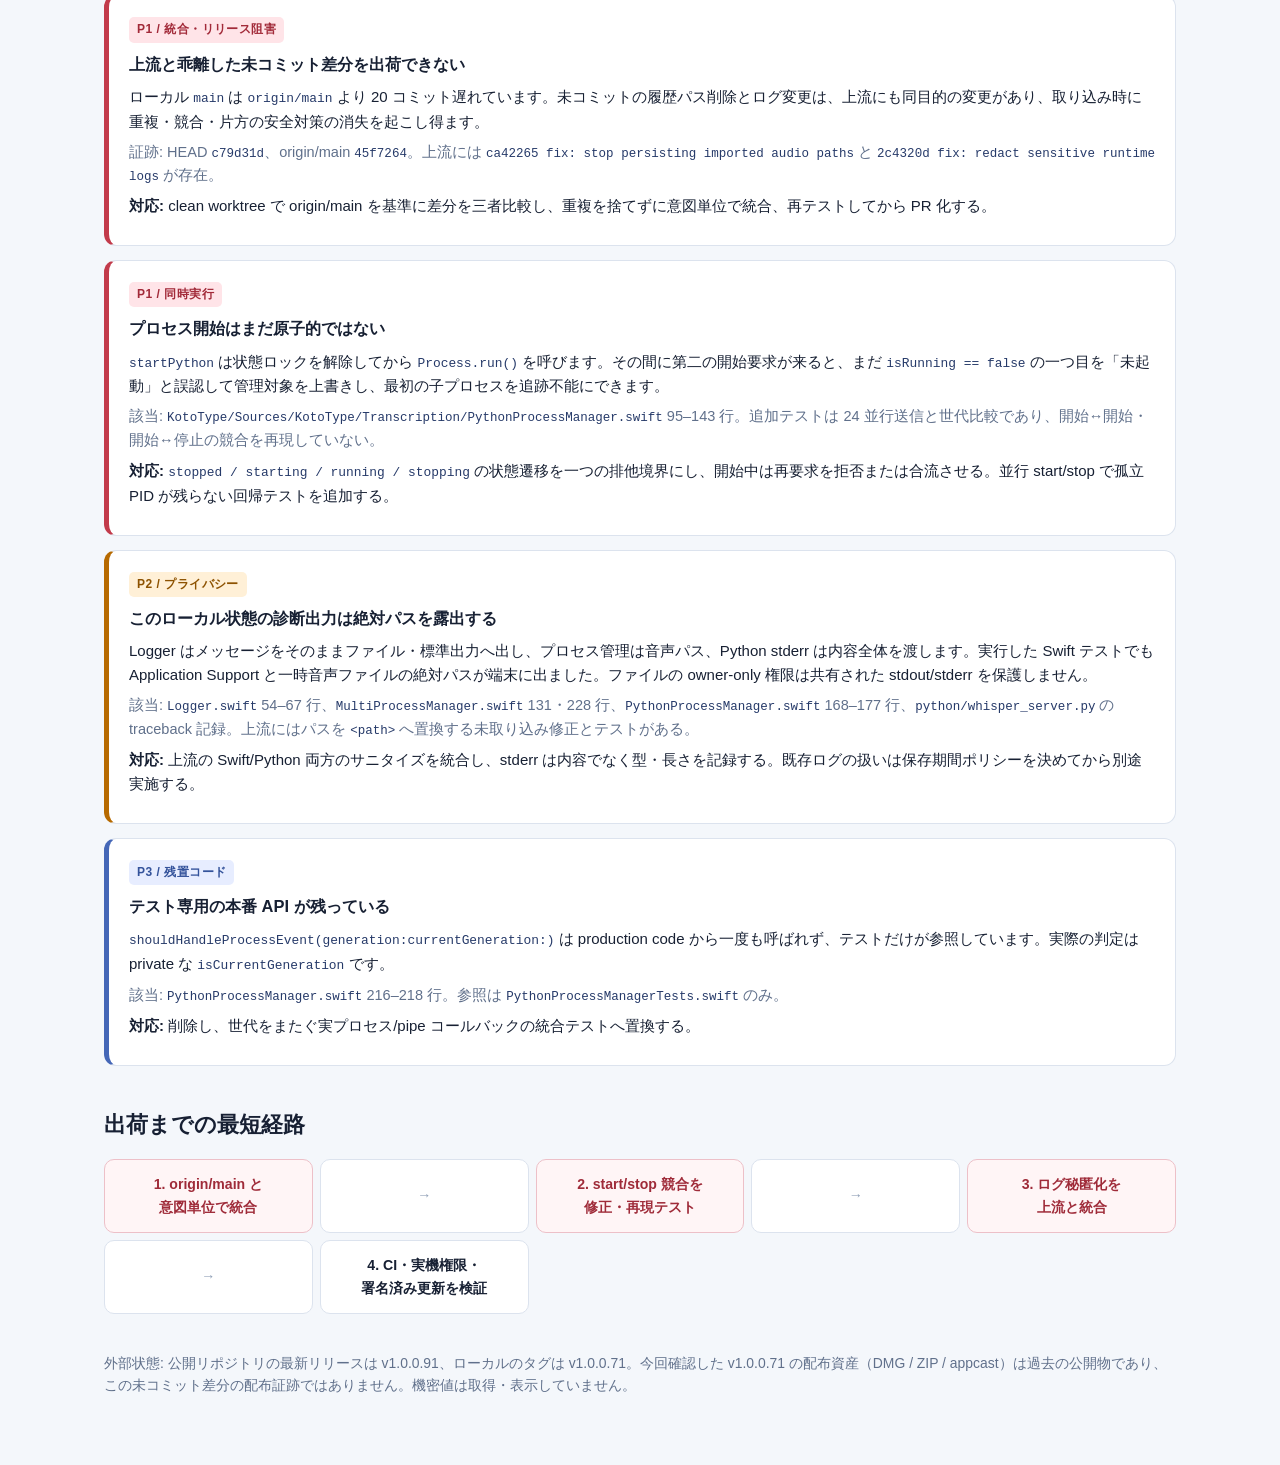
<file: report/sprint-audit-2026-08-30.html>
<!doctype html>
<html lang="ja">
<head>
  <meta charset="utf-8">
  <meta name="viewport" content="width=device-width, initial-scale=1">
  <title>KotoType スプリント総点検 — 2026-08-30</title>
  <style>
    :root { --ink:#172033; --muted:#60708b; --line:#dce3ee; --paper:#fff; --bg:#f4f7fb; --ok:#078968; --warn:#b76a00; --bad:#c23b4b; --info:#4567b7; }
    * { box-sizing:border-box; }
    body { margin:0; color:var(--ink); background:var(--bg); font:15px/1.6 -apple-system,BlinkMacSystemFont,"Hiragino Sans","Yu Gothic",sans-serif; }
    main { max-width:1120px; margin:auto; padding:40px 24px 64px; }
    .hero { padding:36px; color:#fff; background:linear-gradient(135deg,#16264d,#325f9a); border-radius:20px; box-shadow:0 18px 40px #19366033; }
    .eyebrow { margin:0 0 8px; color:#c8d9ff; font-size:.78rem; font-weight:700; letter-spacing:.12em; text-transform:uppercase; }
    h1 { margin:0; font-size:clamp(1.8rem,4vw,3.2rem); line-height:1.2; }
    .hero p { max-width:720px; margin:16px 0 0; color:#e3ecff; font-size:1.04rem; }
    .meta { display:flex; flex-wrap:wrap; gap:8px; margin-top:20px; }
    .chip { padding:5px 10px; border:1px solid #ffffff44; border-radius:999px; font-size:.82rem; }
    h2 { margin:42px 0 14px; font-size:1.35rem; }
    h3 { margin:0 0 8px; font-size:1.03rem; }
    .grid { display:grid; grid-template-columns:repeat(4,minmax(0,1fr)); gap:14px; }
    .card { padding:18px; background:var(--paper); border:1px solid var(--line); border-radius:14px; box-shadow:0 3px 10px #15295b0a; }
    .metric { display:block; font-size:1.85rem; font-weight:760; line-height:1.1; }
    .label { color:var(--muted); font-size:.86rem; }
    .status { display:inline-block; margin-bottom:8px; padding:3px 8px; border-radius:5px; font-size:.75rem; font-weight:750; letter-spacing:.04em; }
    .status.ok { color:#056d53; background:#dff7ef; } .status.warn { color:#8d5200; background:#fff0d7; } .status.bad { color:#a22a39; background:#ffe4e8; } .status.info { color:#34539b; background:#e7edff; }
    .decision { display:grid; grid-template-columns:145px 1fr; gap:16px; align-items:center; padding:20px; border:1px solid #efc4ca; border-left:6px solid var(--bad); border-radius:12px; background:#fffafa; }
    .decision strong { color:#a22a39; font-size:1.18rem; }
    .findings { display:grid; gap:14px; }
    .finding { padding:20px; background:var(--paper); border:1px solid var(--line); border-left:5px solid var(--info); border-radius:12px; }
    .finding.p1 { border-left-color:var(--bad); } .finding.p2 { border-left-color:var(--warn); } .finding.p3 { border-left-color:var(--info); }
    .finding p { margin:7px 0; } .finding code, td code { font-size:.86em; color:#263a69; }
    .evidence { color:var(--muted); font-size:.91rem; }
    table { width:100%; border-collapse:separate; border-spacing:0; overflow:hidden; border:1px solid var(--line); border-radius:12px; background:var(--paper); }
    th,td { padding:13px 14px; text-align:left; vertical-align:top; border-bottom:1px solid var(--line); }
    th { color:#40506d; background:#f7f9fc; font-size:.84rem; } tr:last-child td { border-bottom:0; }
    .flow { display:grid; grid-template-columns:repeat(5,1fr); gap:7px; align-items:center; margin:16px 0; }
    .flow div { min-height:74px; display:grid; place-items:center; padding:10px; text-align:center; border:1px solid var(--line); border-radius:10px; background:var(--paper); font-size:.88rem; font-weight:650; }
    .flow .blocked { color:#9f2b39; border-color:#edc0c8; background:#fff5f6; }
    .arrow { color:#90a0b7; text-align:center; }
    .checklist { display:grid; grid-template-columns:repeat(2,minmax(0,1fr)); gap:12px; }
    .check { padding:15px; border-radius:10px; background:var(--paper); border:1px solid var(--line); }
    .check b { display:block; margin-bottom:4px; } .check.pass b::before { content:"✓ "; color:var(--ok); } .check.hold b::before { content:"○ "; color:var(--warn); }
    .foot { margin-top:38px; color:var(--muted); font-size:.87rem; }
    @media (max-width:760px) { .grid { grid-template-columns:repeat(2,1fr); } .flow { grid-template-columns:1fr; } .arrow { transform:rotate(90deg); } .checklist { grid-template-columns:1fr; } .decision { grid-template-columns:1fr; gap:4px; } }
  </style>
</head>
<body>
<main>
  <section class="hero">
    <p class="eyebrow">KotoType / Sprint health audit</p>
    <h1>スプリント総点検レポート</h1>
    <p>Swift↔Python の同時実行安全化とローカル・プライバシー保護を点検した結果です。機能・品質検証は良好ですが、現在の作業ツリーは統合前であり、出荷承認には至りません。</p>
    <div class="meta"><span class="chip">監査日: 2026-08-30 JST</span><span class="chip">対象: ローカル main + 未コミット差分</span><span class="chip">基点: c79d31d / origin/main は 45f7264</span></div>
  </section>

  <h2>結論</h2>
  <section class="decision"><strong>リリース判定: HOLD</strong><span>ユニット・静的検証はすべて通過しました。しかし <b>20 コミット遅れの作業ツリー</b>に未コミットの重複変更があり、プロセス開始に競合余地もあります。上流同期、競合解消、開始/停止競合テスト、実機 E2E を終えるまでリリースしません。</span></section>

  <h2>実装・検証のスナップショット</h2>
  <section class="grid">
    <div class="card"><span class="metric">15</span><span class="label">未コミット変更ファイル<br>331 追加 / 73 削除</span></div>
    <div class="card"><span class="metric">70</span><span class="label">Python テスト成功<br>4 モジュール</span></div>
    <div class="card"><span class="metric">255</span><span class="label">Swift テスト成功<br>0 failures</span></div>
    <div class="card"><span class="metric">0</span><span class="label">pip-audit 既知脆弱性<br>Ruff / ty も成功</span></div>
  </section>

  <h2>今回実現したこと</h2>
  <table>
    <thead><tr><th>領域</th><th>変更の意図</th><th>実装と検証</th></tr></thead>
    <tbody>
      <tr><td>Swift→Python 入力</td><td>並行したヘルスチェック等で stdin の JSON/行が混ざらないようにする。</td><td><code>inputWriteLock</code> で送信と停止を直列化。24 並行リクエストの行区切り回帰テストを追加。</td></tr>
      <tr><td>子プロセスの世代</td><td>停止済みの旧プロセスから届く stdout/stderr/終了通知で新しいセッションを壊さない。</td><td><code>processGeneration</code> と状態ロックを追加。旧世代を無視するユニットテストを追加。</td></tr>
      <tr><td>プロセス管理・ログ</td><td>共有辞書とログファイルの同時書込みによる破損を防ぐ。</td><td><code>MultiProcessManager</code> の取得をロック下に移動し、Logger のファイル書込みを直列化。64 並行ログ行を検証。</td></tr>
      <tr><td>履歴プライバシー</td><td>インポートした音声ファイルの絶対パスを永続化・UI 表示しない。</td><td>新規履歴では保存を廃止し、既存履歴は次回ロードで消去。履歴 UI のパス表示も削除。</td></tr>
    </tbody>
  </table>

  <h2>検証レイヤー</h2>
  <section class="checklist">
    <div class="check pass"><b>ローカル自動検証</b><code>make test-all</code>、Ruff、ty、<code>swift build</code>、<code>swift test</code> は成功。</div>
    <div class="check pass"><b>依存関係・整合性</b><code>pip-audit</code> は既知脆弱性なし。<code>git fsck --no-dangling</code> と <code>git diff --check</code> も成功。</div>
    <div class="check hold"><b>統合・CI</b>ローカル HEAD は origin/main より 20 コミット遅れ。未コミット変更を含むため、対象ブランチの CI は未検証。</div>
    <div class="check hold"><b>実機・配布物</b>マイク、Accessibility、Screen Recording、署名済みアプリ、更新 ZIP/Appcast の E2E は今回未実施。</div>
  </section>

  <h2>重要な発見事項</h2>
  <section class="findings">
    <article class="finding p1"><span class="status bad">P1 / 統合・リリース阻害</span><h3>上流と乖離した未コミット差分を出荷できない</h3><p>ローカル <code>main</code> は <code>origin/main</code> より 20 コミット遅れています。未コミットの履歴パス削除とログ変更は、上流にも同目的の変更があり、取り込み時に重複・競合・片方の安全対策の消失を起こし得ます。</p><p class="evidence">証跡: HEAD <code>c79d31d</code>、origin/main <code>45f7264</code>。上流には <code>ca42265 fix: stop persisting imported audio paths</code> と <code>2c4320d fix: redact sensitive runtime logs</code> が存在。</p><p><b>対応:</b> clean worktree で origin/main を基準に差分を三者比較し、重複を捨てずに意図単位で統合、再テストしてから PR 化する。</p></article>
    <article class="finding p1"><span class="status bad">P1 / 同時実行</span><h3>プロセス開始はまだ原子的ではない</h3><p><code>startPython</code> は状態ロックを解除してから <code>Process.run()</code> を呼びます。その間に第二の開始要求が来ると、まだ <code>isRunning == false</code> の一つ目を「未起動」と誤認して管理対象を上書きし、最初の子プロセスを追跡不能にできます。</p><p class="evidence">該当: <code>KotoType/Sources/KotoType/Transcription/PythonProcessManager.swift</code> 95–143 行。追加テストは 24 並行送信と世代比較であり、開始↔開始・開始↔停止の競合を再現していない。</p><p><b>対応:</b> <code>stopped / starting / running / stopping</code> の状態遷移を一つの排他境界にし、開始中は再要求を拒否または合流させる。並行 start/stop で孤立 PID が残らない回帰テストを追加する。</p></article>
    <article class="finding p2"><span class="status warn">P2 / プライバシー</span><h3>このローカル状態の診断出力は絶対パスを露出する</h3><p>Logger はメッセージをそのままファイル・標準出力へ出し、プロセス管理は音声パス、Python stderr は内容全体を渡します。実行した Swift テストでも Application Support と一時音声ファイルの絶対パスが端末に出ました。ファイルの owner-only 権限は共有された stdout/stderr を保護しません。</p><p class="evidence">該当: <code>Logger.swift</code> 54–67 行、<code>MultiProcessManager.swift</code> 131・228 行、<code>PythonProcessManager.swift</code> 168–177 行、<code>python/whisper_server.py</code> の traceback 記録。上流にはパスを <code>&lt;path&gt;</code> へ置換する未取り込み修正とテストがある。</p><p><b>対応:</b> 上流の Swift/Python 両方のサニタイズを統合し、stderr は内容でなく型・長さを記録する。既存ログの扱いは保存期間ポリシーを決めてから別途実施する。</p></article>
    <article class="finding p3"><span class="status info">P3 / 残置コード</span><h3>テスト専用の本番 API が残っている</h3><p><code>shouldHandleProcessEvent(generation:currentGeneration:)</code> は production code から一度も呼ばれず、テストだけが参照しています。実際の判定は private な <code>isCurrentGeneration</code> です。</p><p class="evidence">該当: <code>PythonProcessManager.swift</code> 216–218 行。参照は <code>PythonProcessManagerTests.swift</code> のみ。</p><p><b>対応:</b> 削除し、世代をまたぐ実プロセス/pipe コールバックの統合テストへ置換する。</p></article>
  </section>

  <h2>出荷までの最短経路</h2>
  <section class="flow"><div class="blocked">1. origin/main と<br>意図単位で統合</div><div class="arrow">→</div><div class="blocked">2. start/stop 競合を<br>修正・再現テスト</div><div class="arrow">→</div><div class="blocked">3. ログ秘匿化を<br>上流と統合</div><div class="arrow">→</div><div>4. CI・実機権限・<br>署名済み更新を検証</div></section>
  <p class="foot">外部状態: 公開リポジトリの最新リリースは v1.0.0.91、ローカルのタグは v1.0.0.71。今回確認した v1.0.0.71 の配布資産（DMG / ZIP / appcast）は過去の公開物であり、この未コミット差分の配布証跡ではありません。機密値は取得・表示していません。</p>
</main>
</body>
</html>
</file>
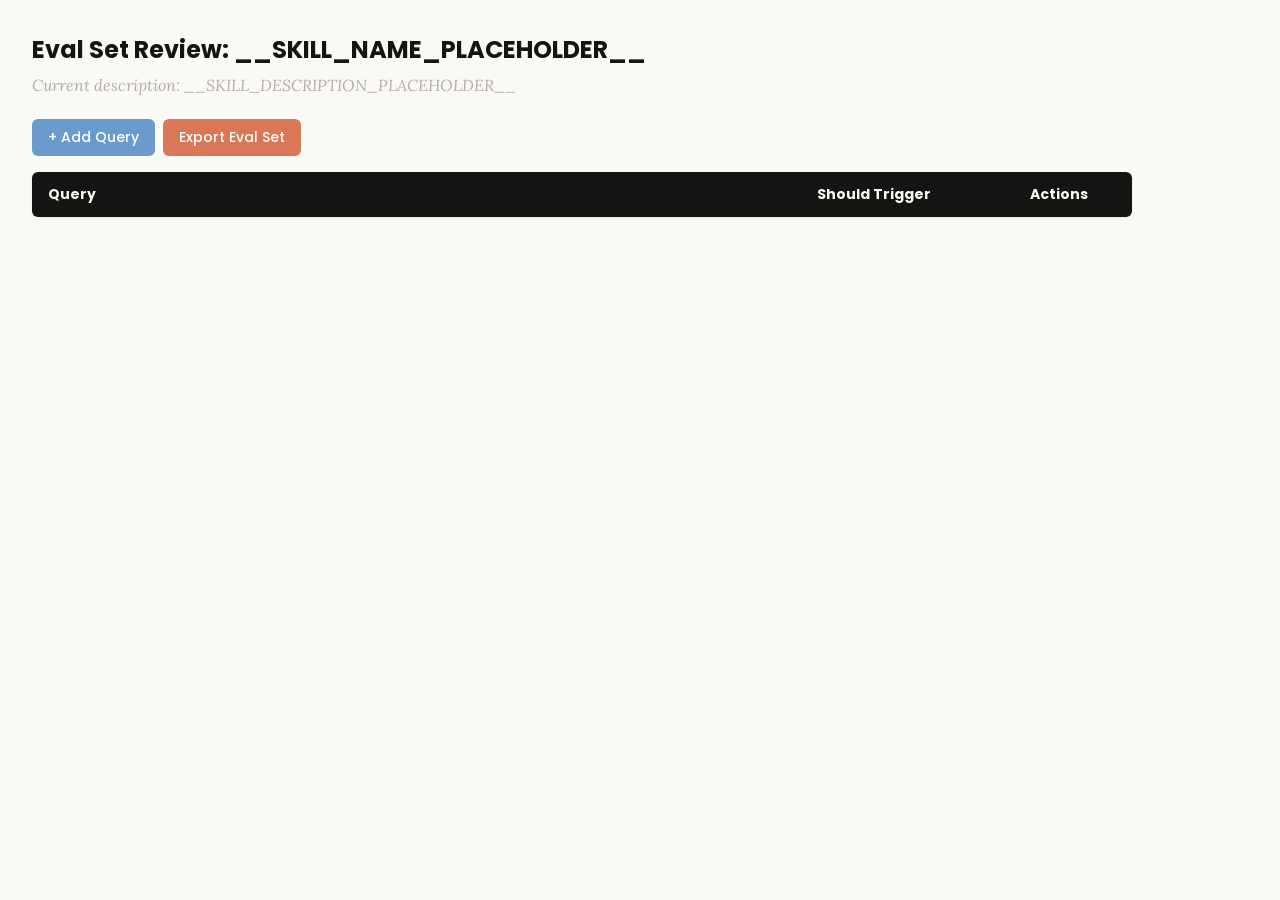
<file: .agents/skills/skill-creator/assets/eval_review.html>
<!DOCTYPE html>
<html lang="en">
<head>
  <meta charset="UTF-8">
  <meta name="viewport" content="width=device-width, initial-scale=1.0">
  <title>Eval Set Review - __SKILL_NAME_PLACEHOLDER__</title>
  <link rel="preconnect" href="https://fonts.googleapis.com">
  <link rel="preconnect" href="https://fonts.gstatic.com" crossorigin>
  <link href="https://fonts.googleapis.com/css2?family=Poppins:wght@500;600&family=Lora:wght@400;500&display=swap" rel="stylesheet">
  <style>
    * { box-sizing: border-box; margin: 0; padding: 0; }
    body { font-family: 'Lora', Georgia, serif; background: #faf9f5; padding: 2rem; color: #141413; }
    h1 { font-family: 'Poppins', sans-serif; margin-bottom: 0.5rem; font-size: 1.5rem; }
    .description { color: #b0aea5; margin-bottom: 1.5rem; font-style: italic; max-width: 900px; }
    .controls { margin-bottom: 1rem; display: flex; gap: 0.5rem; }
    .btn { font-family: 'Poppins', sans-serif; padding: 0.5rem 1rem; border: none; border-radius: 6px; cursor: pointer; font-size: 0.875rem; font-weight: 500; }
    .btn-add { background: #6a9bcc; color: white; }
    .btn-add:hover { background: #5889b8; }
    .btn-export { background: #d97757; color: white; }
    .btn-export:hover { background: #c4613f; }
    table { width: 100%; max-width: 1100px; border-collapse: collapse; background: white; border-radius: 6px; overflow: hidden; box-shadow: 0 1px 3px rgba(0,0,0,0.08); }
    th { font-family: 'Poppins', sans-serif; background: #141413; color: #faf9f5; padding: 0.75rem 1rem; text-align: left; font-size: 0.875rem; }
    td { padding: 0.75rem 1rem; border-bottom: 1px solid #e8e6dc; vertical-align: top; }
    tr:nth-child(even) td { background: #faf9f5; }
    tr:hover td { background: #f3f1ea; }
    .section-header td { background: #e8e6dc; font-family: 'Poppins', sans-serif; font-weight: 500; font-size: 0.8rem; color: #141413; text-transform: uppercase; letter-spacing: 0.05em; }
    .query-input { width: 100%; padding: 0.4rem; border: 1px solid #e8e6dc; border-radius: 4px; font-size: 0.875rem; font-family: 'Lora', Georgia, serif; resize: vertical; min-height: 60px; }
    .query-input:focus { outline: none; border-color: #d97757; box-shadow: 0 0 0 2px rgba(217,119,87,0.15); }
    .toggle { position: relative; display: inline-block; width: 44px; height: 24px; }
    .toggle input { opacity: 0; width: 0; height: 0; }
    .toggle .slider { position: absolute; inset: 0; background: #b0aea5; border-radius: 24px; cursor: pointer; transition: 0.2s; }
    .toggle .slider::before { content: ""; position: absolute; width: 18px; height: 18px; left: 3px; bottom: 3px; background: white; border-radius: 50%; transition: 0.2s; }
    .toggle input:checked + .slider { background: #d97757; }
    .toggle input:checked + .slider::before { transform: translateX(20px); }
    .btn-delete { background: #c44; color: white; padding: 0.3rem 0.6rem; border: none; border-radius: 4px; cursor: pointer; font-size: 0.75rem; font-family: 'Poppins', sans-serif; }
    .btn-delete:hover { background: #a33; }
    .summary { margin-top: 1rem; color: #b0aea5; font-size: 0.875rem; }
  </style>
</head>
<body>
  <h1>Eval Set Review: <span id="skill-name">__SKILL_NAME_PLACEHOLDER__</span></h1>
  <p class="description">Current description: <span id="skill-desc">__SKILL_DESCRIPTION_PLACEHOLDER__</span></p>

  <div class="controls">
    <button class="btn btn-add" onclick="addRow()">+ Add Query</button>
    <button class="btn btn-export" onclick="exportEvalSet()">Export Eval Set</button>
  </div>

  <table>
    <thead>
      <tr>
        <th style="width:65%">Query</th>
        <th style="width:18%">Should Trigger</th>
        <th style="width:10%">Actions</th>
      </tr>
    </thead>
    <tbody id="eval-body"></tbody>
  </table>

  <p class="summary" id="summary"></p>

  <script>
    const EVAL_DATA = __EVAL_DATA_PLACEHOLDER__;

    let evalItems = [...EVAL_DATA];

    function render() {
      const tbody = document.getElementById('eval-body');
      tbody.innerHTML = '';

      // Sort: should-trigger first, then should-not-trigger
      const sorted = evalItems
        .map((item, origIdx) => ({ ...item, origIdx }))
        .sort((a, b) => (b.should_trigger ? 1 : 0) - (a.should_trigger ? 1 : 0));

      let lastGroup = null;
      sorted.forEach(item => {
        const group = item.should_trigger ? 'trigger' : 'no-trigger';
        if (group !== lastGroup) {
          const headerRow = document.createElement('tr');
          headerRow.className = 'section-header';
          headerRow.innerHTML = `<td colspan="3">${item.should_trigger ? 'Should Trigger' : 'Should NOT Trigger'}</td>`;
          tbody.appendChild(headerRow);
          lastGroup = group;
        }

        const idx = item.origIdx;
        const tr = document.createElement('tr');
        tr.innerHTML = `
          <td><textarea class="query-input" onchange="updateQuery(${idx}, this.value)">${escapeHtml(item.query)}</textarea></td>
          <td>
            <label class="toggle">
              <input type="checkbox" ${item.should_trigger ? 'checked' : ''} onchange="updateTrigger(${idx}, this.checked)">
              <span class="slider"></span>
            </label>
            <span style="margin-left:8px;font-size:0.8rem;color:#b0aea5">${item.should_trigger ? 'Yes' : 'No'}</span>
          </td>
          <td><button class="btn-delete" onclick="deleteRow(${idx})">Delete</button></td>
        `;
        tbody.appendChild(tr);
      });
      updateSummary();
    }

    function escapeHtml(text) {
      const div = document.createElement('div');
      div.textContent = text;
      return div.innerHTML;
    }

    function updateQuery(idx, value) { evalItems[idx].query = value; updateSummary(); }
    function updateTrigger(idx, value) { evalItems[idx].should_trigger = value; render(); }
    function deleteRow(idx) { evalItems.splice(idx, 1); render(); }

    function addRow() {
      evalItems.push({ query: '', should_trigger: true });
      render();
      const inputs = document.querySelectorAll('.query-input');
      inputs[inputs.length - 1].focus();
    }

    function updateSummary() {
      const trigger = evalItems.filter(i => i.should_trigger).length;
      const noTrigger = evalItems.filter(i => !i.should_trigger).length;
      document.getElementById('summary').textContent =
        `${evalItems.length} queries total: ${trigger} should trigger, ${noTrigger} should not trigger`;
    }

    function exportEvalSet() {
      const valid = evalItems.filter(i => i.query.trim() !== '');
      const data = valid.map(i => ({ query: i.query.trim(), should_trigger: i.should_trigger }));
      const blob = new Blob([JSON.stringify(data, null, 2)], { type: 'application/json' });
      const url = URL.createObjectURL(blob);
      const a = document.createElement('a');
      a.href = url;
      a.download = 'eval_set.json';
      document.body.appendChild(a);
      a.click();
      document.body.removeChild(a);
      URL.revokeObjectURL(url);
    }

    render();
  </script>
</body>
</html>
</file>
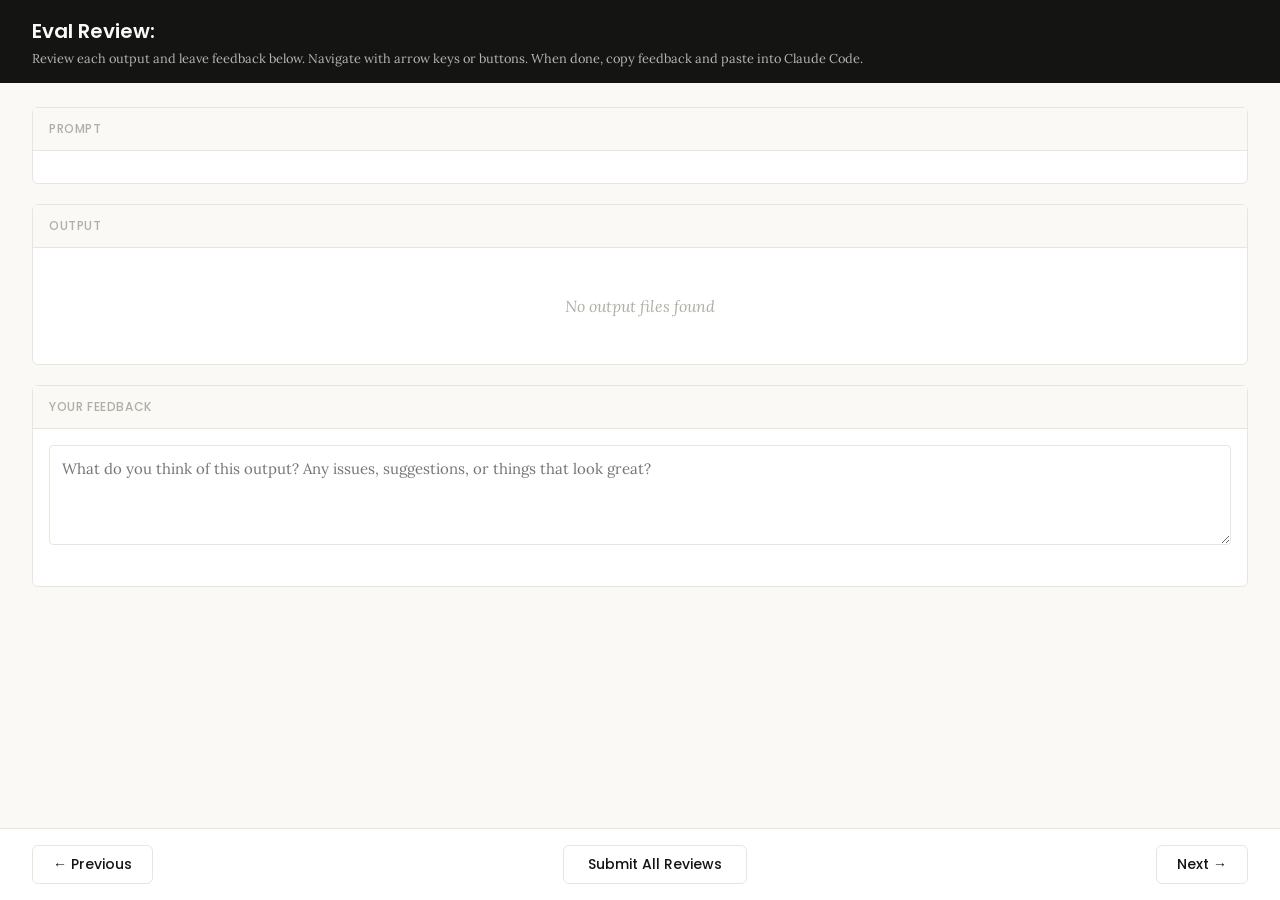
<file: .agents/skills/skill-creator/eval-viewer/viewer.html>
<!DOCTYPE html>
<html lang="en">
<head>
  <meta charset="UTF-8">
  <meta name="viewport" content="width=device-width, initial-scale=1.0">
  <title>Eval Review</title>
  <link rel="preconnect" href="https://fonts.googleapis.com">
  <link rel="preconnect" href="https://fonts.gstatic.com" crossorigin>
  <link href="https://fonts.googleapis.com/css2?family=Poppins:wght@500;600&family=Lora:wght@400;500&display=swap" rel="stylesheet">
  <script src="https://cdn.sheetjs.com/xlsx-0.20.3/package/dist/xlsx.full.min.js" integrity="sha384-EnyY0/GSHQGSxSgMwaIPzSESbqoOLSexfnSMN2AP+39Ckmn92stwABZynq1JyzdT" crossorigin="anonymous"></script>
  <style>
    :root {
      --bg: #faf9f5;
      --surface: #ffffff;
      --border: #e8e6dc;
      --text: #141413;
      --text-muted: #b0aea5;
      --accent: #d97757;
      --accent-hover: #c4613f;
      --green: #788c5d;
      --green-bg: #eef2e8;
      --red: #c44;
      --red-bg: #fceaea;
      --header-bg: #141413;
      --header-text: #faf9f5;
      --radius: 6px;
    }

    * { box-sizing: border-box; margin: 0; padding: 0; }

    body {
      font-family: 'Lora', Georgia, serif;
      background: var(--bg);
      color: var(--text);
      height: 100vh;
      display: flex;
      flex-direction: column;
    }

    /* ---- Header ---- */
    .header {
      background: var(--header-bg);
      color: var(--header-text);
      padding: 1rem 2rem;
      display: flex;
      justify-content: space-between;
      align-items: center;
      flex-shrink: 0;
    }
    .header h1 {
      font-family: 'Poppins', sans-serif;
      font-size: 1.25rem;
      font-weight: 600;
    }
    .header .instructions {
      font-size: 0.8rem;
      opacity: 0.7;
      margin-top: 0.25rem;
    }
    .header .progress {
      font-size: 0.875rem;
      opacity: 0.8;
      text-align: right;
    }

    /* ---- Main content ---- */
    .main {
      flex: 1;
      overflow-y: auto;
      padding: 1.5rem 2rem;
      display: flex;
      flex-direction: column;
      gap: 1.25rem;
    }

    /* ---- Sections ---- */
    .section {
      background: var(--surface);
      border: 1px solid var(--border);
      border-radius: var(--radius);
      flex-shrink: 0;
    }
    .section-header {
      font-family: 'Poppins', sans-serif;
      padding: 0.75rem 1rem;
      font-size: 0.75rem;
      font-weight: 500;
      text-transform: uppercase;
      letter-spacing: 0.05em;
      color: var(--text-muted);
      border-bottom: 1px solid var(--border);
      background: var(--bg);
    }
    .section-body {
      padding: 1rem;
    }

    /* ---- Config badge ---- */
    .config-badge {
      display: inline-block;
      padding: 0.2rem 0.625rem;
      border-radius: 9999px;
      font-family: 'Poppins', sans-serif;
      font-size: 0.6875rem;
      font-weight: 600;
      text-transform: uppercase;
      letter-spacing: 0.03em;
      margin-left: 0.75rem;
      vertical-align: middle;
    }
    .config-badge.config-primary {
      background: rgba(33, 150, 243, 0.12);
      color: #1976d2;
    }
    .config-badge.config-baseline {
      background: rgba(255, 193, 7, 0.15);
      color: #f57f17;
    }

    /* ---- Prompt ---- */
    .prompt-text {
      white-space: pre-wrap;
      font-size: 0.9375rem;
      line-height: 1.6;
    }

    /* ---- Outputs ---- */
    .output-file {
      border: 1px solid var(--border);
      border-radius: var(--radius);
      overflow: hidden;
    }
    .output-file + .output-file {
      margin-top: 1rem;
    }
    .output-file-header {
      padding: 0.5rem 0.75rem;
      font-size: 0.8rem;
      font-weight: 600;
      color: var(--text-muted);
      background: var(--bg);
      border-bottom: 1px solid var(--border);
      font-family: 'SF Mono', SFMono-Regular, Consolas, 'Liberation Mono', Menlo, monospace;
      display: flex;
      justify-content: space-between;
      align-items: center;
    }
    .output-file-header .dl-btn {
      font-size: 0.7rem;
      color: var(--accent);
      text-decoration: none;
      cursor: pointer;
      font-family: -apple-system, BlinkMacSystemFont, 'Segoe UI', sans-serif;
      font-weight: 500;
      opacity: 0.8;
    }
    .output-file-header .dl-btn:hover {
      opacity: 1;
      text-decoration: underline;
    }
    .output-file-content {
      padding: 0.75rem;
      overflow-x: auto;
    }
    .output-file-content pre {
      font-size: 0.8125rem;
      line-height: 1.5;
      white-space: pre-wrap;
      word-break: break-word;
      font-family: 'SF Mono', SFMono-Regular, Consolas, 'Liberation Mono', Menlo, monospace;
    }
    .output-file-content img {
      max-width: 100%;
      height: auto;
      border-radius: 4px;
    }
    .output-file-content iframe {
      width: 100%;
      height: 600px;
      border: none;
    }
    .output-file-content table {
      border-collapse: collapse;
      font-size: 0.8125rem;
      width: 100%;
    }
    .output-file-content table td,
    .output-file-content table th {
      border: 1px solid var(--border);
      padding: 0.375rem 0.5rem;
      text-align: left;
    }
    .output-file-content table th {
      background: var(--bg);
      font-weight: 600;
    }
    .output-file-content .download-link {
      display: inline-flex;
      align-items: center;
      gap: 0.5rem;
      padding: 0.5rem 1rem;
      background: var(--bg);
      border: 1px solid var(--border);
      border-radius: 4px;
      color: var(--accent);
      text-decoration: none;
      font-size: 0.875rem;
      cursor: pointer;
    }
    .output-file-content .download-link:hover {
      background: var(--border);
    }
    .empty-state {
      color: var(--text-muted);
      font-style: italic;
      padding: 2rem;
      text-align: center;
    }

    /* ---- Feedback ---- */
    .prev-feedback {
      background: var(--bg);
      border: 1px solid var(--border);
      border-radius: 4px;
      padding: 0.625rem 0.75rem;
      margin-top: 0.75rem;
      font-size: 0.8125rem;
      color: var(--text-muted);
      line-height: 1.5;
    }
    .prev-feedback-label {
      font-size: 0.7rem;
      font-weight: 600;
      text-transform: uppercase;
      letter-spacing: 0.04em;
      margin-bottom: 0.25rem;
      color: var(--text-muted);
    }
    .feedback-textarea {
      width: 100%;
      min-height: 100px;
      padding: 0.75rem;
      border: 1px solid var(--border);
      border-radius: 4px;
      font-family: inherit;
      font-size: 0.9375rem;
      line-height: 1.5;
      resize: vertical;
      color: var(--text);
    }
    .feedback-textarea:focus {
      outline: none;
      border-color: var(--accent);
      box-shadow: 0 0 0 3px rgba(37, 99, 235, 0.1);
    }
    .feedback-status {
      font-size: 0.75rem;
      color: var(--text-muted);
      margin-top: 0.5rem;
      min-height: 1.1em;
    }

    /* ---- Grades (collapsible) ---- */
    .grades-toggle {
      display: flex;
      align-items: center;
      cursor: pointer;
      user-select: none;
    }
    .grades-toggle:hover {
      color: var(--accent);
    }
    .grades-toggle .arrow {
      margin-right: 0.5rem;
      transition: transform 0.15s;
      font-size: 0.75rem;
    }
    .grades-toggle .arrow.open {
      transform: rotate(90deg);
    }
    .grades-content {
      display: none;
      margin-top: 0.75rem;
    }
    .grades-content.open {
      display: block;
    }
    .grades-summary {
      font-size: 0.875rem;
      margin-bottom: 0.75rem;
      display: flex;
      align-items: center;
      gap: 0.5rem;
    }
    .grade-badge {
      display: inline-block;
      padding: 0.125rem 0.5rem;
      border-radius: 9999px;
      font-size: 0.75rem;
      font-weight: 600;
    }
    .grade-pass { background: var(--green-bg); color: var(--green); }
    .grade-fail { background: var(--red-bg); color: var(--red); }
    .assertion-list {
      list-style: none;
    }
    .assertion-item {
      padding: 0.625rem 0;
      border-bottom: 1px solid var(--border);
      font-size: 0.8125rem;
    }
    .assertion-item:last-child { border-bottom: none; }
    .assertion-status {
      font-weight: 600;
      margin-right: 0.5rem;
    }
    .assertion-status.pass { color: var(--green); }
    .assertion-status.fail { color: var(--red); }
    .assertion-evidence {
      color: var(--text-muted);
      font-size: 0.75rem;
      margin-top: 0.25rem;
      padding-left: 1.5rem;
    }

    /* ---- View tabs ---- */
    .view-tabs {
      display: flex;
      gap: 0;
      padding: 0 2rem;
      background: var(--bg);
      border-bottom: 1px solid var(--border);
      flex-shrink: 0;
    }
    .view-tab {
      font-family: 'Poppins', sans-serif;
      padding: 0.625rem 1.25rem;
      font-size: 0.8125rem;
      font-weight: 500;
      cursor: pointer;
      border: none;
      background: none;
      color: var(--text-muted);
      border-bottom: 2px solid transparent;
      transition: all 0.15s;
    }
    .view-tab:hover { color: var(--text); }
    .view-tab.active {
      color: var(--accent);
      border-bottom-color: var(--accent);
    }
    .view-panel { display: none; }
    .view-panel.active { display: flex; flex-direction: column; flex: 1; overflow: hidden; }

    /* ---- Benchmark view ---- */
    .benchmark-view {
      padding: 1.5rem 2rem;
      overflow-y: auto;
      flex: 1;
    }
    .benchmark-table {
      border-collapse: collapse;
      background: var(--surface);
      border: 1px solid var(--border);
      border-radius: var(--radius);
      font-size: 0.8125rem;
      width: 100%;
      margin-bottom: 1.5rem;
    }
    .benchmark-table th, .benchmark-table td {
      padding: 0.625rem 0.75rem;
      text-align: left;
      border: 1px solid var(--border);
    }
    .benchmark-table th {
      font-family: 'Poppins', sans-serif;
      background: var(--header-bg);
      color: var(--header-text);
      font-weight: 500;
      font-size: 0.75rem;
      text-transform: uppercase;
      letter-spacing: 0.04em;
    }
    .benchmark-table tr:hover { background: var(--bg); }
    .benchmark-table tr.benchmark-row-with { background: rgba(33, 150, 243, 0.06); }
    .benchmark-table tr.benchmark-row-without { background: rgba(255, 193, 7, 0.06); }
    .benchmark-table tr.benchmark-row-with:hover { background: rgba(33, 150, 243, 0.12); }
    .benchmark-table tr.benchmark-row-without:hover { background: rgba(255, 193, 7, 0.12); }
    .benchmark-table tr.benchmark-row-avg { font-weight: 600; border-top: 2px solid var(--border); }
    .benchmark-table tr.benchmark-row-avg.benchmark-row-with { background: rgba(33, 150, 243, 0.12); }
    .benchmark-table tr.benchmark-row-avg.benchmark-row-without { background: rgba(255, 193, 7, 0.12); }
    .benchmark-delta-positive { color: var(--green); font-weight: 600; }
    .benchmark-delta-negative { color: var(--red); font-weight: 600; }
    .benchmark-notes {
      background: var(--surface);
      border: 1px solid var(--border);
      border-radius: var(--radius);
      padding: 1rem;
    }
    .benchmark-notes h3 {
      font-family: 'Poppins', sans-serif;
      font-size: 0.875rem;
      margin-bottom: 0.75rem;
    }
    .benchmark-notes ul {
      list-style: disc;
      padding-left: 1.25rem;
    }
    .benchmark-notes li {
      font-size: 0.8125rem;
      line-height: 1.6;
      margin-bottom: 0.375rem;
    }
    .benchmark-empty {
      color: var(--text-muted);
      font-style: italic;
      text-align: center;
      padding: 3rem;
    }

    /* ---- Navigation ---- */
    .nav {
      display: flex;
      justify-content: space-between;
      align-items: center;
      padding: 1rem 2rem;
      border-top: 1px solid var(--border);
      background: var(--surface);
      flex-shrink: 0;
    }
    .nav-btn {
      font-family: 'Poppins', sans-serif;
      padding: 0.5rem 1.25rem;
      border: 1px solid var(--border);
      border-radius: var(--radius);
      background: var(--surface);
      cursor: pointer;
      font-size: 0.875rem;
      font-weight: 500;
      color: var(--text);
      transition: all 0.15s;
    }
    .nav-btn:hover:not(:disabled) {
      background: var(--bg);
      border-color: var(--text-muted);
    }
    .nav-btn:disabled {
      opacity: 0.4;
      cursor: not-allowed;
    }
    .done-btn {
      font-family: 'Poppins', sans-serif;
      padding: 0.5rem 1.5rem;
      border: 1px solid var(--border);
      border-radius: var(--radius);
      background: var(--surface);
      color: var(--text);
      cursor: pointer;
      font-size: 0.875rem;
      font-weight: 500;
      transition: all 0.15s;
    }
    .done-btn:hover {
      background: var(--bg);
      border-color: var(--text-muted);
    }
    .done-btn.ready {
      border: none;
      background: var(--accent);
      color: white;
      font-weight: 600;
    }
    .done-btn.ready:hover {
      background: var(--accent-hover);
    }
    /* ---- Done overlay ---- */
    .done-overlay {
      display: none;
      position: fixed;
      inset: 0;
      background: rgba(0, 0, 0, 0.5);
      z-index: 100;
      justify-content: center;
      align-items: center;
    }
    .done-overlay.visible {
      display: flex;
    }
    .done-card {
      background: var(--surface);
      border-radius: 12px;
      padding: 2rem 3rem;
      text-align: center;
      box-shadow: 0 20px 60px rgba(0, 0, 0, 0.3);
      max-width: 500px;
    }
    .done-card h2 {
      font-size: 1.5rem;
      margin-bottom: 0.5rem;
    }
    .done-card p {
      color: var(--text-muted);
      margin-bottom: 1.5rem;
      line-height: 1.5;
    }
    .done-card .btn-row {
      display: flex;
      gap: 0.5rem;
      justify-content: center;
    }
    .done-card button {
      padding: 0.5rem 1.25rem;
      border: 1px solid var(--border);
      border-radius: var(--radius);
      background: var(--surface);
      cursor: pointer;
      font-size: 0.875rem;
    }
    .done-card button:hover {
      background: var(--bg);
    }
    /* ---- Toast ---- */
    .toast {
      position: fixed;
      bottom: 5rem;
      left: 50%;
      transform: translateX(-50%);
      background: var(--header-bg);
      color: var(--header-text);
      padding: 0.625rem 1.25rem;
      border-radius: var(--radius);
      font-size: 0.875rem;
      opacity: 0;
      transition: opacity 0.3s;
      pointer-events: none;
      z-index: 200;
    }
    .toast.visible {
      opacity: 1;
    }
  </style>
</head>
<body>
  <div id="app" style="height:100vh; display:flex; flex-direction:column;">
    <div class="header">
      <div>
        <h1>Eval Review: <span id="skill-name"></span></h1>
        <div class="instructions">Review each output and leave feedback below. Navigate with arrow keys or buttons. When done, copy feedback and paste into Claude Code.</div>
      </div>
      <div class="progress" id="progress"></div>
    </div>

    <!-- View tabs (only shown when benchmark data exists) -->
    <div class="view-tabs" id="view-tabs" style="display:none;">
      <button class="view-tab active" onclick="switchView('outputs')">Outputs</button>
      <button class="view-tab" onclick="switchView('benchmark')">Benchmark</button>
    </div>

    <!-- Outputs panel (qualitative review) -->
    <div class="view-panel active" id="panel-outputs">
    <div class="main">
      <!-- Prompt -->
      <div class="section">
        <div class="section-header">Prompt <span class="config-badge" id="config-badge" style="display:none;"></span></div>
        <div class="section-body">
          <div class="prompt-text" id="prompt-text"></div>
        </div>
      </div>

      <!-- Outputs -->
      <div class="section">
        <div class="section-header">Output</div>
        <div class="section-body" id="outputs-body">
          <div class="empty-state">No output files found</div>
        </div>
      </div>

      <!-- Previous Output (collapsible) -->
      <div class="section" id="prev-outputs-section" style="display:none;">
        <div class="section-header">
          <div class="grades-toggle" onclick="togglePrevOutputs()">
            <span class="arrow" id="prev-outputs-arrow">&#9654;</span>
            Previous Output
          </div>
        </div>
        <div class="grades-content" id="prev-outputs-content"></div>
      </div>

      <!-- Grades (collapsible) -->
      <div class="section" id="grades-section" style="display:none;">
        <div class="section-header">
          <div class="grades-toggle" onclick="toggleGrades()">
            <span class="arrow" id="grades-arrow">&#9654;</span>
            Formal Grades
          </div>
        </div>
        <div class="grades-content" id="grades-content"></div>
      </div>

      <!-- Feedback -->
      <div class="section">
        <div class="section-header">Your Feedback</div>
        <div class="section-body">
          <textarea
            class="feedback-textarea"
            id="feedback"
            placeholder="What do you think of this output? Any issues, suggestions, or things that look great?"
          ></textarea>
          <div class="feedback-status" id="feedback-status"></div>
          <div class="prev-feedback" id="prev-feedback" style="display:none;">
            <div class="prev-feedback-label">Previous feedback</div>
            <div id="prev-feedback-text"></div>
          </div>
        </div>
      </div>
    </div>

    <div class="nav" id="outputs-nav">
      <button class="nav-btn" id="prev-btn" onclick="navigate(-1)">&#8592; Previous</button>
      <button class="done-btn" id="done-btn" onclick="showDoneDialog()">Submit All Reviews</button>
      <button class="nav-btn" id="next-btn" onclick="navigate(1)">Next &#8594;</button>
    </div>
    </div><!-- end panel-outputs -->

    <!-- Benchmark panel (quantitative stats) -->
    <div class="view-panel" id="panel-benchmark">
      <div class="benchmark-view" id="benchmark-content">
        <div class="benchmark-empty">No benchmark data available. Run a benchmark to see quantitative results here.</div>
      </div>
    </div>
  </div>

  <!-- Done overlay -->
  <div class="done-overlay" id="done-overlay">
    <div class="done-card">
      <h2>Review Complete</h2>
      <p>Your feedback has been saved. Go back to your Claude Code session and tell Claude you're done reviewing.</p>
      <div class="btn-row">
        <button onclick="closeDoneDialog()">OK</button>
      </div>
    </div>
  </div>

  <!-- Toast -->
  <div class="toast" id="toast"></div>

  <script>
    // ---- Embedded data (injected by generate_review.py) ----
    /*__EMBEDDED_DATA__*/

    // ---- State ----
    let feedbackMap = {};  // run_id -> feedback text
    let currentIndex = 0;
    let visitedRuns = new Set();

    // ---- Init ----
    async function init() {
      // Load saved feedback from server — but only if this isn't a fresh
      // iteration (indicated by previous_feedback being present). When
      // previous feedback exists, the feedback.json on disk is stale from
      // the prior iteration and should not pre-fill the textareas.
      const hasPrevious = Object.keys(EMBEDDED_DATA.previous_feedback || {}).length > 0
        || Object.keys(EMBEDDED_DATA.previous_outputs || {}).length > 0;
      if (!hasPrevious) {
        try {
          const resp = await fetch("/api/feedback");
          const data = await resp.json();
          if (data.reviews) {
            for (const r of data.reviews) feedbackMap[r.run_id] = r.feedback;
          }
        } catch { /* first run, no feedback yet */ }
      }

      document.getElementById("skill-name").textContent = EMBEDDED_DATA.skill_name;
      showRun(0);

      // Wire up feedback auto-save
      const textarea = document.getElementById("feedback");
      let saveTimeout = null;
      textarea.addEventListener("input", () => {
        clearTimeout(saveTimeout);
        document.getElementById("feedback-status").textContent = "";
        saveTimeout = setTimeout(() => saveCurrentFeedback(), 800);
      });
    }

    // ---- Navigation ----
    function navigate(delta) {
      const newIndex = currentIndex + delta;
      if (newIndex >= 0 && newIndex < EMBEDDED_DATA.runs.length) {
        saveCurrentFeedback();
        showRun(newIndex);
      }
    }

    function updateNavButtons() {
      document.getElementById("prev-btn").disabled = currentIndex === 0;
      document.getElementById("next-btn").disabled =
        currentIndex === EMBEDDED_DATA.runs.length - 1;
    }

    // ---- Show a run ----
    function showRun(index) {
      currentIndex = index;
      const run = EMBEDDED_DATA.runs[index];

      // Progress
      document.getElementById("progress").textContent =
        `${index + 1} of ${EMBEDDED_DATA.runs.length}`;

      // Prompt
      document.getElementById("prompt-text").textContent = run.prompt;

      // Config badge
      const badge = document.getElementById("config-badge");
      const configMatch = run.id.match(/(with_skill|without_skill|new_skill|old_skill)/);
      if (configMatch) {
        const config = configMatch[1];
        const isBaseline = config === "without_skill" || config === "old_skill";
        badge.textContent = config.replace(/_/g, " ");
        badge.className = "config-badge " + (isBaseline ? "config-baseline" : "config-primary");
        badge.style.display = "inline-block";
      } else {
        badge.style.display = "none";
      }

      // Outputs
      renderOutputs(run);

      // Previous outputs
      renderPrevOutputs(run);

      // Grades
      renderGrades(run);

      // Previous feedback
      const prevFb = (EMBEDDED_DATA.previous_feedback || {})[run.id];
      const prevEl = document.getElementById("prev-feedback");
      if (prevFb) {
        document.getElementById("prev-feedback-text").textContent = prevFb;
        prevEl.style.display = "block";
      } else {
        prevEl.style.display = "none";
      }

      // Feedback
      document.getElementById("feedback").value = feedbackMap[run.id] || "";
      document.getElementById("feedback-status").textContent = "";

      updateNavButtons();

      // Track visited runs and promote done button when all visited
      visitedRuns.add(index);
      const doneBtn = document.getElementById("done-btn");
      if (visitedRuns.size >= EMBEDDED_DATA.runs.length) {
        doneBtn.classList.add("ready");
      }

      // Scroll main content to top
      document.querySelector(".main").scrollTop = 0;
    }

    // ---- Render outputs ----
    function renderOutputs(run) {
      const container = document.getElementById("outputs-body");
      container.innerHTML = "";

      const outputs = run.outputs || [];
      if (outputs.length === 0) {
        container.innerHTML = '<div class="empty-state">No output files</div>';
        return;
      }

      for (const file of outputs) {
        const fileDiv = document.createElement("div");
        fileDiv.className = "output-file";

        // Always show file header with download link
        const header = document.createElement("div");
        header.className = "output-file-header";
        const nameSpan = document.createElement("span");
        nameSpan.textContent = file.name;
        header.appendChild(nameSpan);
        const dlBtn = document.createElement("a");
        dlBtn.className = "dl-btn";
        dlBtn.textContent = "Download";
        dlBtn.download = file.name;
        dlBtn.href = getDownloadUri(file);
        header.appendChild(dlBtn);
        fileDiv.appendChild(header);

        const content = document.createElement("div");
        content.className = "output-file-content";

        if (file.type === "text") {
          const pre = document.createElement("pre");
          pre.textContent = file.content;
          content.appendChild(pre);
        } else if (file.type === "image") {
          const img = document.createElement("img");
          img.src = file.data_uri;
          img.alt = file.name;
          content.appendChild(img);
        } else if (file.type === "pdf") {
          const iframe = document.createElement("iframe");
          iframe.src = file.data_uri;
          content.appendChild(iframe);
        } else if (file.type === "xlsx") {
          renderXlsx(content, file.data_b64);
        } else if (file.type === "binary") {
          const a = document.createElement("a");
          a.className = "download-link";
          a.href = file.data_uri;
          a.download = file.name;
          a.textContent = "Download " + file.name;
          content.appendChild(a);
        } else if (file.type === "error") {
          const pre = document.createElement("pre");
          pre.textContent = file.content;
          pre.style.color = "var(--red)";
          content.appendChild(pre);
        }

        fileDiv.appendChild(content);
        container.appendChild(fileDiv);
      }
    }

    // ---- XLSX rendering via SheetJS ----
    function renderXlsx(container, b64Data) {
      try {
        const raw = Uint8Array.from(atob(b64Data), c => c.charCodeAt(0));
        const wb = XLSX.read(raw, { type: "array" });

        for (let i = 0; i < wb.SheetNames.length; i++) {
          const sheetName = wb.SheetNames[i];
          const ws = wb.Sheets[sheetName];

          if (wb.SheetNames.length > 1) {
            const sheetLabel = document.createElement("div");
            sheetLabel.style.cssText =
              "font-weight:600; font-size:0.8rem; color:#b0aea5; margin-top:0.5rem; margin-bottom:0.25rem;";
            sheetLabel.textContent = "Sheet: " + sheetName;
            container.appendChild(sheetLabel);
          }

          const htmlStr = XLSX.utils.sheet_to_html(ws, { editable: false });
          const wrapper = document.createElement("div");
          wrapper.innerHTML = htmlStr;
          container.appendChild(wrapper);
        }
      } catch (err) {
        container.textContent = "Error rendering spreadsheet: " + err.message;
      }
    }

    // ---- Grades ----
    function renderGrades(run) {
      const section = document.getElementById("grades-section");
      const content = document.getElementById("grades-content");

      if (!run.grading) {
        section.style.display = "none";
        return;
      }

      const grading = run.grading;
      section.style.display = "block";
      // Reset to collapsed
      content.classList.remove("open");
      document.getElementById("grades-arrow").classList.remove("open");

      const summary = grading.summary || {};
      const expectations = grading.expectations || [];

      let html = '<div style="padding: 1rem;">';

      // Summary line
      const passRate = summary.pass_rate != null
        ? Math.round(summary.pass_rate * 100) + "%"
        : "?";
      const badgeClass = summary.pass_rate >= 0.8 ? "grade-pass" : summary.pass_rate >= 0.5 ? "" : "grade-fail";
      html += '<div class="grades-summary">';
      html += '<span class="grade-badge ' + badgeClass + '">' + passRate + '</span>';
      html += '<span>' + (summary.passed || 0) + ' passed, ' + (summary.failed || 0) + ' failed of ' + (summary.total || 0) + '</span>';
      html += '</div>';

      // Assertions list
      html += '<ul class="assertion-list">';
      for (const exp of expectations) {
        const statusClass = exp.passed ? "pass" : "fail";
        const statusIcon = exp.passed ? "\u2713" : "\u2717";
        html += '<li class="assertion-item">';
        html += '<span class="assertion-status ' + statusClass + '">' + statusIcon + '</span>';
        html += '<span>' + escapeHtml(exp.text) + '</span>';
        if (exp.evidence) {
          html += '<div class="assertion-evidence">' + escapeHtml(exp.evidence) + '</div>';
        }
        html += '</li>';
      }
      html += '</ul>';

      html += '</div>';
      content.innerHTML = html;
    }

    function toggleGrades() {
      const content = document.getElementById("grades-content");
      const arrow = document.getElementById("grades-arrow");
      content.classList.toggle("open");
      arrow.classList.toggle("open");
    }

    // ---- Previous outputs (collapsible) ----
    function renderPrevOutputs(run) {
      const section = document.getElementById("prev-outputs-section");
      const content = document.getElementById("prev-outputs-content");
      const prevOutputs = (EMBEDDED_DATA.previous_outputs || {})[run.id];

      if (!prevOutputs || prevOutputs.length === 0) {
        section.style.display = "none";
        return;
      }

      section.style.display = "block";
      // Reset to collapsed
      content.classList.remove("open");
      document.getElementById("prev-outputs-arrow").classList.remove("open");

      // Render the files into the content area
      content.innerHTML = "";
      const wrapper = document.createElement("div");
      wrapper.style.padding = "1rem";

      for (const file of prevOutputs) {
        const fileDiv = document.createElement("div");
        fileDiv.className = "output-file";

        const header = document.createElement("div");
        header.className = "output-file-header";
        const nameSpan = document.createElement("span");
        nameSpan.textContent = file.name;
        header.appendChild(nameSpan);
        const dlBtn = document.createElement("a");
        dlBtn.className = "dl-btn";
        dlBtn.textContent = "Download";
        dlBtn.download = file.name;
        dlBtn.href = getDownloadUri(file);
        header.appendChild(dlBtn);
        fileDiv.appendChild(header);

        const fc = document.createElement("div");
        fc.className = "output-file-content";

        if (file.type === "text") {
          const pre = document.createElement("pre");
          pre.textContent = file.content;
          fc.appendChild(pre);
        } else if (file.type === "image") {
          const img = document.createElement("img");
          img.src = file.data_uri;
          img.alt = file.name;
          fc.appendChild(img);
        } else if (file.type === "pdf") {
          const iframe = document.createElement("iframe");
          iframe.src = file.data_uri;
          fc.appendChild(iframe);
        } else if (file.type === "xlsx") {
          renderXlsx(fc, file.data_b64);
        } else if (file.type === "binary") {
          const a = document.createElement("a");
          a.className = "download-link";
          a.href = file.data_uri;
          a.download = file.name;
          a.textContent = "Download " + file.name;
          fc.appendChild(a);
        }

        fileDiv.appendChild(fc);
        wrapper.appendChild(fileDiv);
      }

      content.appendChild(wrapper);
    }

    function togglePrevOutputs() {
      const content = document.getElementById("prev-outputs-content");
      const arrow = document.getElementById("prev-outputs-arrow");
      content.classList.toggle("open");
      arrow.classList.toggle("open");
    }

    // ---- Feedback (saved to server -> feedback.json) ----
    function saveCurrentFeedback() {
      const run = EMBEDDED_DATA.runs[currentIndex];
      const text = document.getElementById("feedback").value;

      if (text.trim() === "") {
        delete feedbackMap[run.id];
      } else {
        feedbackMap[run.id] = text;
      }

      // Build reviews array from map
      const reviews = [];
      for (const [run_id, feedback] of Object.entries(feedbackMap)) {
        if (feedback.trim()) {
          reviews.push({ run_id, feedback, timestamp: new Date().toISOString() });
        }
      }

      fetch("/api/feedback", {
        method: "POST",
        headers: { "Content-Type": "application/json" },
        body: JSON.stringify({ reviews, status: "in_progress" }),
      }).then(() => {
        document.getElementById("feedback-status").textContent = "Saved";
      }).catch(() => {
        // Static mode or server unavailable — no-op on auto-save,
        // feedback will be downloaded on final submit
        document.getElementById("feedback-status").textContent = "Will download on submit";
      });
    }

    // ---- Done ----
    function showDoneDialog() {
      // Save current textarea to feedbackMap (but don't POST yet)
      const run = EMBEDDED_DATA.runs[currentIndex];
      const text = document.getElementById("feedback").value;
      if (text.trim() === "") {
        delete feedbackMap[run.id];
      } else {
        feedbackMap[run.id] = text;
      }

      // POST once with status: complete — include ALL runs so the model
      // can distinguish "no feedback" (looks good) from "not reviewed"
      const reviews = [];
      const ts = new Date().toISOString();
      for (const r of EMBEDDED_DATA.runs) {
        reviews.push({ run_id: r.id, feedback: feedbackMap[r.id] || "", timestamp: ts });
      }
      const payload = JSON.stringify({ reviews, status: "complete" }, null, 2);
      fetch("/api/feedback", {
        method: "POST",
        headers: { "Content-Type": "application/json" },
        body: payload,
      }).then(() => {
        document.getElementById("done-overlay").classList.add("visible");
      }).catch(() => {
        // Server not available (static mode) — download as file
        const blob = new Blob([payload], { type: "application/json" });
        const url = URL.createObjectURL(blob);
        const a = document.createElement("a");
        a.href = url;
        a.download = "feedback.json";
        a.click();
        URL.revokeObjectURL(url);
        document.getElementById("done-overlay").classList.add("visible");
      });
    }

    function closeDoneDialog() {
      // Reset status back to in_progress
      saveCurrentFeedback();
      document.getElementById("done-overlay").classList.remove("visible");
    }

    // ---- Toast ----
    function showToast(message) {
      const toast = document.getElementById("toast");
      toast.textContent = message;
      toast.classList.add("visible");
      setTimeout(() => toast.classList.remove("visible"), 2000);
    }

    // ---- Keyboard nav ----
    document.addEventListener("keydown", (e) => {
      // Don't capture when typing in textarea
      if (e.target.tagName === "TEXTAREA") return;

      if (e.key === "ArrowLeft" || e.key === "ArrowUp") {
        e.preventDefault();
        navigate(-1);
      } else if (e.key === "ArrowRight" || e.key === "ArrowDown") {
        e.preventDefault();
        navigate(1);
      }
    });

    // ---- Util ----
    function getDownloadUri(file) {
      if (file.data_uri) return file.data_uri;
      if (file.data_b64) return "data:application/octet-stream;base64," + file.data_b64;
      if (file.type === "text") return "data:text/plain;charset=utf-8," + encodeURIComponent(file.content);
      return "#";
    }

    function escapeHtml(text) {
      const div = document.createElement("div");
      div.textContent = text;
      return div.innerHTML;
    }

    // ---- View switching ----
    function switchView(view) {
      document.querySelectorAll(".view-tab").forEach(t => t.classList.remove("active"));
      document.querySelectorAll(".view-panel").forEach(p => p.classList.remove("active"));
      document.querySelector(`[onclick="switchView('${view}')"]`).classList.add("active");
      document.getElementById("panel-" + view).classList.add("active");
    }

    // ---- Benchmark rendering ----
    function renderBenchmark() {
      const data = EMBEDDED_DATA.benchmark;
      if (!data) return;

      // Show the tabs
      document.getElementById("view-tabs").style.display = "flex";

      const container = document.getElementById("benchmark-content");
      const summary = data.run_summary || {};
      const metadata = data.metadata || {};
      const notes = data.notes || [];

      let html = "";

      // Header
      html += "<h2 style='font-family: Poppins, sans-serif; margin-bottom: 0.5rem;'>Benchmark Results</h2>";
      html += "<p style='color: var(--text-muted); font-size: 0.875rem; margin-bottom: 1.25rem;'>";
      if (metadata.skill_name) html += "<strong>" + escapeHtml(metadata.skill_name) + "</strong> &mdash; ";
      if (metadata.timestamp) html += metadata.timestamp + " &mdash; ";
      if (metadata.evals_run) html += "Evals: " + metadata.evals_run.join(", ") + " &mdash; ";
      html += (metadata.runs_per_configuration || "?") + " runs per configuration";
      html += "</p>";

      // Summary table
      html += '<table class="benchmark-table">';

      function fmtStat(stat, pct) {
        if (!stat) return "—";
        const suffix = pct ? "%" : "";
        const m = pct ? (stat.mean * 100).toFixed(0) : stat.mean.toFixed(1);
        const s = pct ? (stat.stddev * 100).toFixed(0) : stat.stddev.toFixed(1);
        return m + suffix + " ± " + s + suffix;
      }

      function deltaClass(val) {
        if (!val) return "";
        const n = parseFloat(val);
        if (n > 0) return "benchmark-delta-positive";
        if (n < 0) return "benchmark-delta-negative";
        return "";
      }

      // Discover config names dynamically (everything except "delta")
      const configs = Object.keys(summary).filter(k => k !== "delta");
      const configA = configs[0] || "config_a";
      const configB = configs[1] || "config_b";
      const labelA = configA.replace(/_/g, " ").replace(/\b\w/g, c => c.toUpperCase());
      const labelB = configB.replace(/_/g, " ").replace(/\b\w/g, c => c.toUpperCase());
      const a = summary[configA] || {};
      const b = summary[configB] || {};
      const delta = summary.delta || {};

      html += "<thead><tr><th>Metric</th><th>" + escapeHtml(labelA) + "</th><th>" + escapeHtml(labelB) + "</th><th>Delta</th></tr></thead>";
      html += "<tbody>";

      html += "<tr><td><strong>Pass Rate</strong></td>";
      html += "<td>" + fmtStat(a.pass_rate, true) + "</td>";
      html += "<td>" + fmtStat(b.pass_rate, true) + "</td>";
      html += '<td class="' + deltaClass(delta.pass_rate) + '">' + (delta.pass_rate || "—") + "</td></tr>";

      // Time (only show row if data exists)
      if (a.time_seconds || b.time_seconds) {
        html += "<tr><td><strong>Time (s)</strong></td>";
        html += "<td>" + fmtStat(a.time_seconds, false) + "</td>";
        html += "<td>" + fmtStat(b.time_seconds, false) + "</td>";
        html += '<td class="' + deltaClass(delta.time_seconds) + '">' + (delta.time_seconds ? delta.time_seconds + "s" : "—") + "</td></tr>";
      }

      // Tokens (only show row if data exists)
      if (a.tokens || b.tokens) {
        html += "<tr><td><strong>Tokens</strong></td>";
        html += "<td>" + fmtStat(a.tokens, false) + "</td>";
        html += "<td>" + fmtStat(b.tokens, false) + "</td>";
        html += '<td class="' + deltaClass(delta.tokens) + '">' + (delta.tokens || "—") + "</td></tr>";
      }

      html += "</tbody></table>";

      // Per-eval breakdown (if runs data available)
      const runs = data.runs || [];
      if (runs.length > 0) {
        const evalIds = [...new Set(runs.map(r => r.eval_id))].sort((a, b) => a - b);

        html += "<h3 style='font-family: Poppins, sans-serif; margin-bottom: 0.75rem;'>Per-Eval Breakdown</h3>";

        const hasTime = runs.some(r => r.result && r.result.time_seconds != null);
        const hasErrors = runs.some(r => r.result && r.result.errors > 0);

        for (const evalId of evalIds) {
          const evalRuns = runs.filter(r => r.eval_id === evalId);
          const evalName = evalRuns[0] && evalRuns[0].eval_name ? evalRuns[0].eval_name : "Eval " + evalId;

          html += "<h4 style='font-family: Poppins, sans-serif; margin: 1rem 0 0.5rem; color: var(--text);'>" + escapeHtml(evalName) + "</h4>";
          html += '<table class="benchmark-table">';
          html += "<thead><tr><th>Config</th><th>Run</th><th>Pass Rate</th>";
          if (hasTime) html += "<th>Time (s)</th>";
          if (hasErrors) html += "<th>Crashes During Execution</th>";
          html += "</tr></thead>";
          html += "<tbody>";

          // Group by config and render with average rows
          const configGroups = [...new Set(evalRuns.map(r => r.configuration))];
          for (let ci = 0; ci < configGroups.length; ci++) {
            const config = configGroups[ci];
            const configRuns = evalRuns.filter(r => r.configuration === config);
            if (configRuns.length === 0) continue;

            const rowClass = ci === 0 ? "benchmark-row-with" : "benchmark-row-without";
            const configLabel = config.replace(/_/g, " ").replace(/\b\w/g, c => c.toUpperCase());

            for (const run of configRuns) {
              const r = run.result || {};
              const prClass = r.pass_rate >= 0.8 ? "benchmark-delta-positive" : r.pass_rate < 0.5 ? "benchmark-delta-negative" : "";
              html += '<tr class="' + rowClass + '">';
              html += "<td>" + configLabel + "</td>";
              html += "<td>" + run.run_number + "</td>";
              html += '<td class="' + prClass + '">' + ((r.pass_rate || 0) * 100).toFixed(0) + "% (" + (r.passed || 0) + "/" + (r.total || 0) + ")</td>";
              if (hasTime) html += "<td>" + (r.time_seconds != null ? r.time_seconds.toFixed(1) : "—") + "</td>";
              if (hasErrors) html += "<td>" + (r.errors || 0) + "</td>";
              html += "</tr>";
            }

            // Average row
            const rates = configRuns.map(r => (r.result || {}).pass_rate || 0);
            const avgRate = rates.reduce((a, b) => a + b, 0) / rates.length;
            const avgPrClass = avgRate >= 0.8 ? "benchmark-delta-positive" : avgRate < 0.5 ? "benchmark-delta-negative" : "";
            html += '<tr class="benchmark-row-avg ' + rowClass + '">';
            html += "<td>" + configLabel + "</td>";
            html += "<td>Avg</td>";
            html += '<td class="' + avgPrClass + '">' + (avgRate * 100).toFixed(0) + "%</td>";
            if (hasTime) {
              const times = configRuns.map(r => (r.result || {}).time_seconds).filter(t => t != null);
              html += "<td>" + (times.length ? (times.reduce((a, b) => a + b, 0) / times.length).toFixed(1) : "—") + "</td>";
            }
            if (hasErrors) html += "<td></td>";
            html += "</tr>";
          }
          html += "</tbody></table>";

          // Per-assertion detail for this eval
          const runsWithExpectations = {};
          for (const config of configGroups) {
            runsWithExpectations[config] = evalRuns.filter(r => r.configuration === config && r.expectations && r.expectations.length > 0);
          }
          const hasAnyExpectations = Object.values(runsWithExpectations).some(runs => runs.length > 0);
          if (hasAnyExpectations) {
            // Collect all unique assertion texts across all configs
            const allAssertions = [];
            const seen = new Set();
            for (const config of configGroups) {
              for (const run of runsWithExpectations[config]) {
                for (const exp of (run.expectations || [])) {
                  if (!seen.has(exp.text)) {
                    seen.add(exp.text);
                    allAssertions.push(exp.text);
                  }
                }
              }
            }

            html += '<table class="benchmark-table" style="margin-top: 0.5rem;">';
            html += "<thead><tr><th>Assertion</th>";
            for (const config of configGroups) {
              const label = config.replace(/_/g, " ").replace(/\b\w/g, c => c.toUpperCase());
              html += "<th>" + escapeHtml(label) + "</th>";
            }
            html += "</tr></thead><tbody>";

            for (const assertionText of allAssertions) {
              html += "<tr><td>" + escapeHtml(assertionText) + "</td>";

              for (const config of configGroups) {
                html += "<td>";
                for (const run of runsWithExpectations[config]) {
                  const exp = (run.expectations || []).find(e => e.text === assertionText);
                  if (exp) {
                    const cls = exp.passed ? "benchmark-delta-positive" : "benchmark-delta-negative";
                    const icon = exp.passed ? "\u2713" : "\u2717";
                    html += '<span class="' + cls + '" title="Run ' + run.run_number + ': ' + escapeHtml(exp.evidence || "") + '">' + icon + "</span> ";
                  } else {
                    html += "— ";
                  }
                }
                html += "</td>";
              }
              html += "</tr>";
            }
            html += "</tbody></table>";
          }
        }
      }

      // Notes
      if (notes.length > 0) {
        html += '<div class="benchmark-notes">';
        html += "<h3>Analysis Notes</h3>";
        html += "<ul>";
        for (const note of notes) {
          html += "<li>" + escapeHtml(note) + "</li>";
        }
        html += "</ul></div>";
      }

      container.innerHTML = html;
    }

    // ---- Start ----
    init();
    renderBenchmark();
  </script>
</body>
</html>
</file>
<file: docs/styles.css>
:root {
  --bg: #07111a;
  --bg-soft: #0d1c28;
  --text: #f7fbff;
  --muted: #b3c3cf;
  --brand: #ff7a18;
  --brand-2: #00b3a4;
  --card: rgba(255, 255, 255, 0.06);
  --card-border: rgba(255, 255, 255, 0.15);
}

* {
  box-sizing: border-box;
}

html,
body {
  margin: 0;
  padding: 0;
}

body {
  font-family: "Space Grotesk", "Avenir Next", "Segoe UI", sans-serif;
  color: var(--text);
  background:
    radial-gradient(900px 600px at 15% -15%, #153447 0%, rgba(21, 52, 71, 0) 60%),
    radial-gradient(800px 500px at 100% 0%, #2b2320 0%, rgba(43, 35, 32, 0) 65%),
    linear-gradient(160deg, var(--bg) 0%, var(--bg-soft) 100%);
  min-height: 100vh;
}

.bg-glow {
  position: fixed;
  width: 360px;
  height: 360px;
  border-radius: 50%;
  filter: blur(70px);
  opacity: 0.2;
  pointer-events: none;
  z-index: -1;
}

.bg-glow-left {
  background: var(--brand-2);
  left: -100px;
  top: 200px;
}

.bg-glow-right {
  background: var(--brand);
  right: -100px;
  top: 120px;
}

.site-header,
main,
.site-footer {
  width: min(1080px, calc(100% - 2.8rem));
  margin: 0 auto;
}

.site-header {
  display: flex;
  align-items: center;
  gap: 0.75rem;
  padding: 1rem 0;
}

.logo {
  width: 34px;
  height: 34px;
}

.brand {
  font-size: 1.05rem;
  font-weight: 700;
  letter-spacing: 0.02em;
}

.btn {
  display: inline-block;
  text-decoration: none;
  font-weight: 600;
  border-radius: 999px;
  padding: 0.66rem 1.1rem;
  transition: transform 160ms ease, opacity 160ms ease, border-color 160ms ease;
}

.btn:hover {
  transform: translateY(-1px);
}

.btn-primary {
  background: linear-gradient(90deg, var(--brand) 0%, #ff9850 100%);
  color: #1f1208;
}

.btn-ghost {
  border: 1px solid var(--card-border);
  color: var(--text);
  opacity: 0.92;
}

.lang-switch {
  margin-left: auto;
  display: inline-flex;
  align-items: center;
  gap: 0.4rem;
  padding: 0.3rem 0.62rem;
  border-radius: 999px;
  border: 1px solid var(--card-border);
  background: rgba(255, 255, 255, 0.04);
}

.lang-link {
  text-decoration: none;
  font-family: "IBM Plex Mono", "SF Mono", Menlo, monospace;
  text-transform: uppercase;
  letter-spacing: 0.06em;
  color: var(--muted);
  font-size: 0.78rem;
  line-height: 1;
}

.lang-link:hover {
  color: var(--text);
}

.lang-link.active {
  color: var(--text);
  font-weight: 700;
}

.lang-divider {
  color: #7f95a4;
  font-size: 0.76rem;
}

.site-header .header-github {
  margin-left: 0.2rem;
}

.hero {
  display: grid;
  grid-template-columns: minmax(0, 1.2fr) minmax(280px, 0.95fr);
  grid-template-areas: "main banner";
  gap: 1.15rem 1.2rem;
  align-items: center;
  padding: 2.4rem 0 1.4rem;
}

.hero-main {
  grid-area: main;
}

.eyebrow {
  font-family: "IBM Plex Mono", "SF Mono", Menlo, monospace;
  text-transform: uppercase;
  letter-spacing: 0.09em;
  color: var(--brand-2);
  font-size: 0.82rem;
  margin: 0;
}

h1 {
  margin: 0.7rem 0;
  line-height: 1.02;
  font-size: clamp(2rem, 6.3vw, 4.3rem);
}

.lead {
  color: var(--muted);
  max-width: 720px;
  font-size: clamp(1rem, 2.2vw, 1.25rem);
}

.hero-actions {
  display: flex;
  flex-wrap: wrap;
  gap: 0.8rem;
  margin-top: 1.1rem;
}

.hero-banner {
  grid-area: banner;
  width: 100%;
  max-width: 520px;
  justify-self: end;
  margin-top: 0;
  border-radius: 12px;
  border: 1px solid var(--card-border);
  background: rgba(255, 255, 255, 0.03);
}

section {
  padding: 2.2rem 0;
}

h2 {
  font-size: clamp(1.4rem, 3.2vw, 2rem);
  line-height: 1.2;
  margin: 0 0 1rem;
}

.section-copy {
  margin: 0;
  color: var(--muted);
  line-height: 1.6;
  max-width: 760px;
}

.grid {
  display: grid;
  grid-template-columns: repeat(2, minmax(0, 1fr));
  gap: 1.15rem;
}

.quickstart-grid {
  display: grid;
  grid-template-columns: repeat(3, minmax(0, 1fr));
  gap: 1rem;
}

.quickstart .card a {
  display: inline-block;
  margin-top: 0.7rem;
  color: var(--text);
}

.card {
  background: var(--card);
  border: 1px solid var(--card-border);
  border-radius: 16px;
  padding: 1.25rem 1.2rem 1.3rem;
  backdrop-filter: blur(7px);
}

.card h3 {
  margin: 0 0 0.72rem;
  font-size: 1.03rem;
}

.card p {
  margin: 0;
  color: var(--muted);
  line-height: 1.55;
}

.card ol {
  margin: 0.7rem 0 0;
  padding-left: 1.2rem;
  color: var(--muted);
  line-height: 1.6;
}

.setup .card p,
.setup .card ol {
  color: #c7d5e0;
  font-size: 0.99rem;
}

.setup .card li + li {
  margin-top: 0.36rem;
}

.setup .card ol {
  margin-top: 0.95rem;
  padding-left: 1.35rem;
  line-height: 1.72;
}

.setup .section-copy {
  margin-bottom: 0.9rem;
}

.card a {
  color: var(--text);
}

.command {
  margin: 0.8rem 0 0;
  padding: 0.75rem 0.85rem;
  border-radius: 10px;
  border: 1px solid var(--card-border);
  background: rgba(0, 0, 0, 0.25);
  color: var(--text);
  font-family: "IBM Plex Mono", "SF Mono", Menlo, monospace;
  font-size: 0.82rem;
  overflow-x: auto;
}

.flow ol {
  margin: 0;
  padding-left: 1.2rem;
  color: #c7d5e0;
  font-size: 1rem;
  line-height: 1.8;
}

.demo-frame {
  width: min(100%, 720px);
  margin: 1rem auto 0;
  border: 1px solid var(--card-border);
  border-radius: 18px;
  overflow: hidden;
  background: rgba(2, 8, 14, 0.9);
  box-shadow: 0 18px 44px rgba(0, 0, 0, 0.28);
}

.demo-gif {
  display: block;
  width: 100%;
  height: auto;
  background: #050b11;
}

.demo-caption {
  padding: 0.9rem 1rem 1rem;
  color: #d2deea;
  text-align: center;
  line-height: 1.6;
  font-size: 0.95rem;
  background: linear-gradient(180deg, rgba(255, 255, 255, 0.03) 0%, rgba(255, 255, 255, 0.05) 100%);
}

.chip-row {
  display: flex;
  flex-wrap: wrap;
  gap: 0.55rem;
}

.chip {
  font-family: "IBM Plex Mono", "SF Mono", Menlo, monospace;
  font-size: 0.8rem;
  padding: 0.35rem 0.62rem;
  border-radius: 999px;
  border: 1px solid var(--card-border);
  background: rgba(255, 255, 255, 0.04);
}

.btn-inline {
  margin-left: 0;
}

.faq {
  display: grid;
  gap: 0.75rem;
}

.faq details {
  background: var(--card);
  border: 1px solid var(--card-border);
  border-radius: 12px;
  padding: 0.8rem 0.9rem;
}

.faq summary {
  cursor: pointer;
  font-weight: 600;
}

.faq p {
  color: var(--muted);
  margin: 0.6rem 0 0;
}

.support-grid {
  display: grid;
  grid-template-columns: repeat(2, minmax(0, 1fr));
  gap: 1.15rem;
}

.support-grid .card a {
  display: inline-block;
  margin-top: 0.8rem;
  color: var(--text);
}

.cta-block {
  padding-bottom: 2.4rem;
}

.site-footer {
  display: flex;
  justify-content: space-between;
  align-items: center;
  border-top: 1px solid var(--card-border);
  color: var(--muted);
  padding: 1.1rem 0 2rem;
  font-size: 0.95rem;
}

.site-footer a {
  color: var(--text);
}

.reveal {
  opacity: 0;
  transform: translateY(14px);
  transition: opacity 400ms ease, transform 400ms ease;
}

.reveal.visible {
  opacity: 1;
  transform: translateY(0);
}

@media (max-width: 820px) {
  .hero {
    grid-template-columns: 1fr;
    grid-template-areas:
      "main"
      "banner";
    gap: 0.95rem;
  }

  .hero-main {
    text-align: center;
  }

  .lead {
    margin-inline: auto;
  }

  .hero-actions {
    justify-content: center;
  }

  .hero-banner {
    justify-self: center;
    max-width: 680px;
    margin-top: 0.35rem;
  }
}

@media (max-width: 760px) {
  .site-header {
    flex-wrap: wrap;
    row-gap: 0.55rem;
  }

  .site-header .header-github {
    margin-left: 0;
  }

  .grid {
    grid-template-columns: 1fr;
    gap: 1rem;
  }

  .quickstart-grid {
    grid-template-columns: 1fr;
  }

  .support-grid {
    grid-template-columns: 1fr;
  }

  .site-footer {
    flex-direction: column;
    align-items: flex-start;
    gap: 0.4rem;
  }

  .hero-actions {
    gap: 0.62rem;
  }

  h2 {
    font-size: 1.62rem;
  }

  .setup .card p,
  .setup .card ol,
  .flow ol {
    font-size: 0.98rem;
  }

  .card {
    padding: 1.1rem 1rem 1.15rem;
  }
}
</file>
